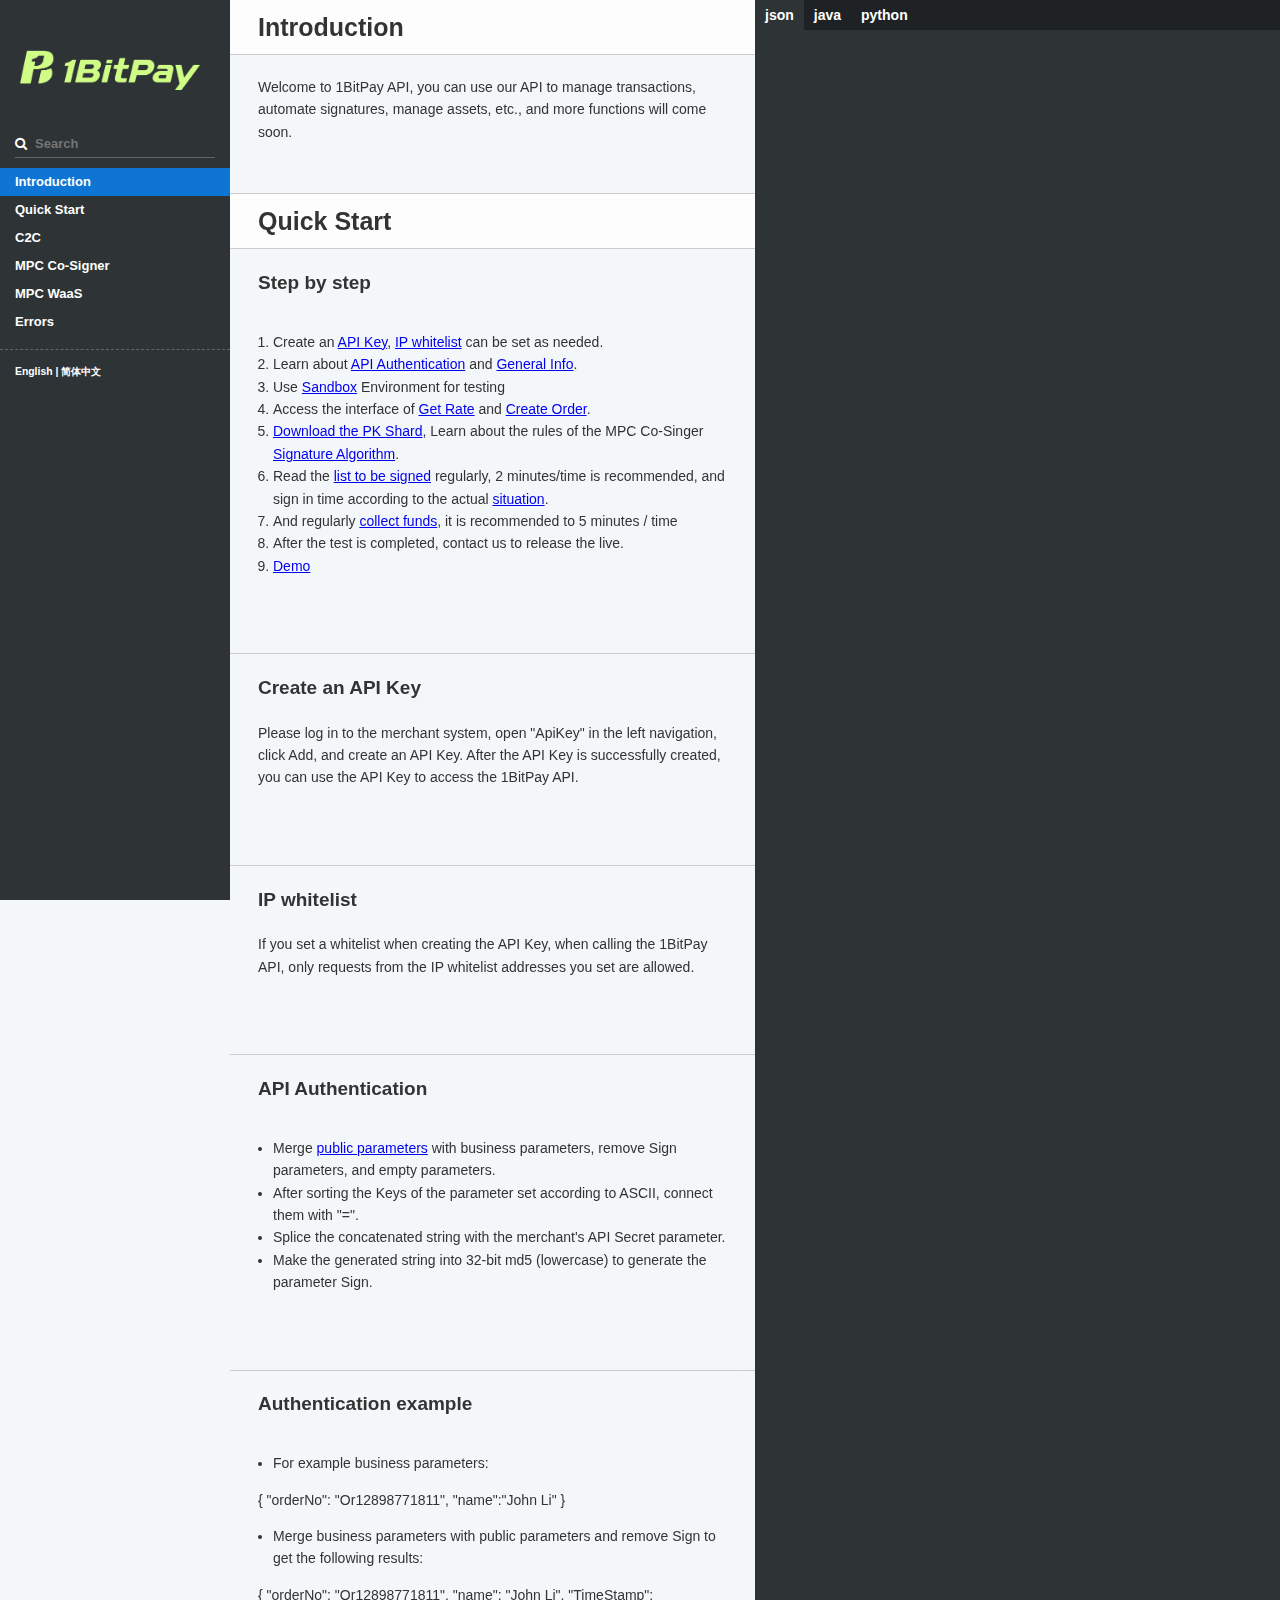
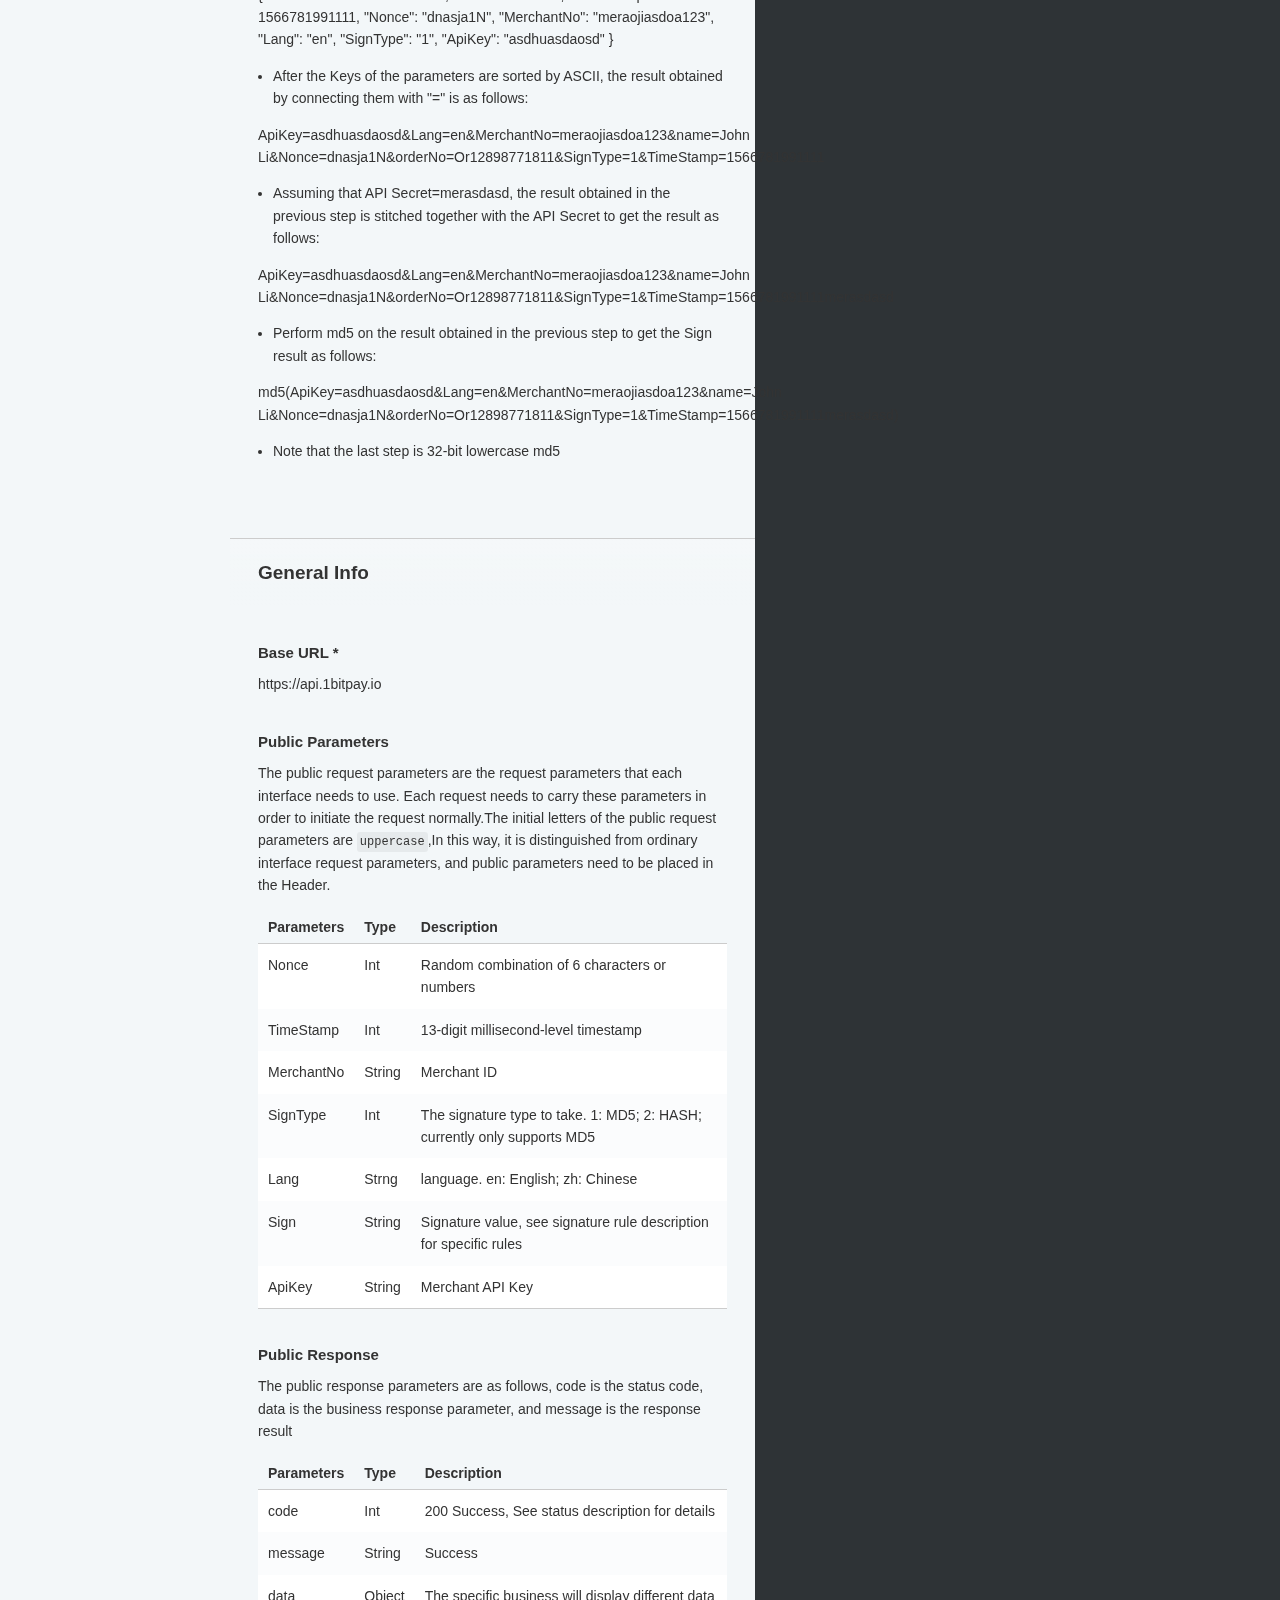
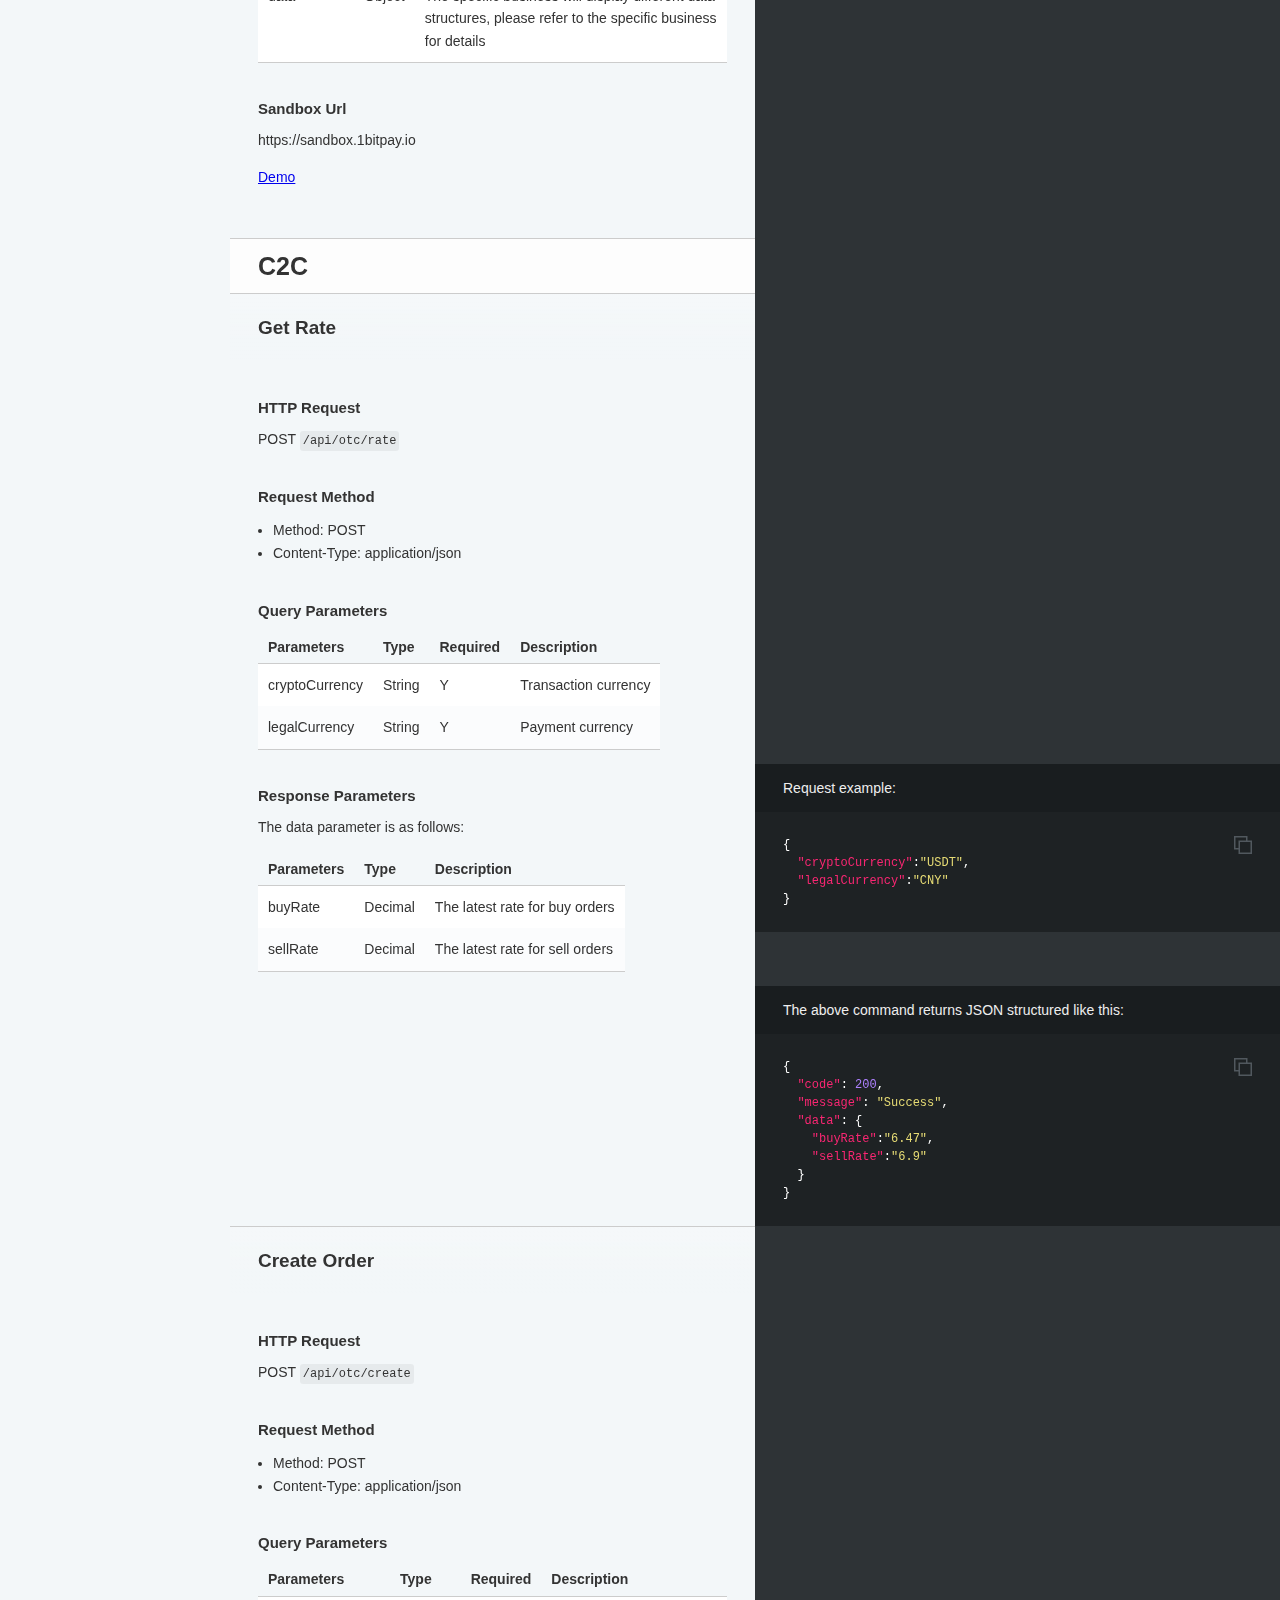
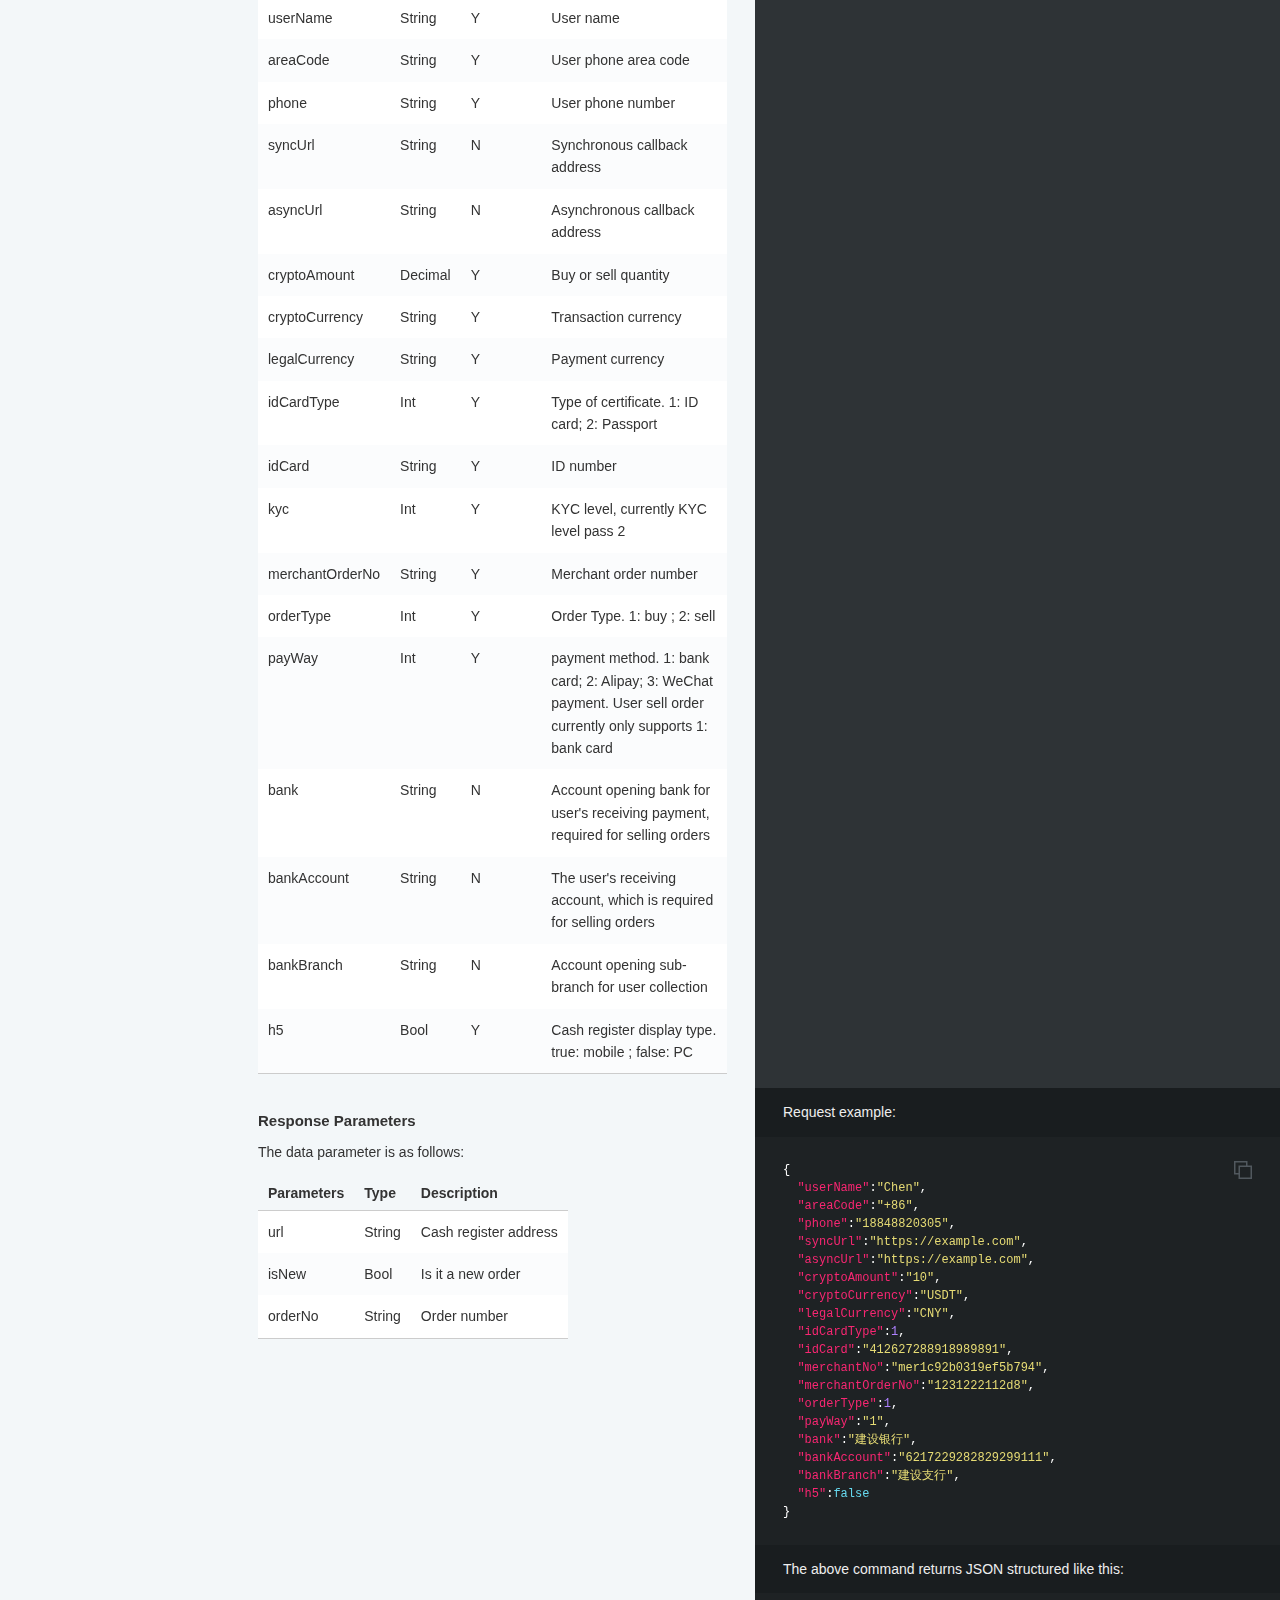
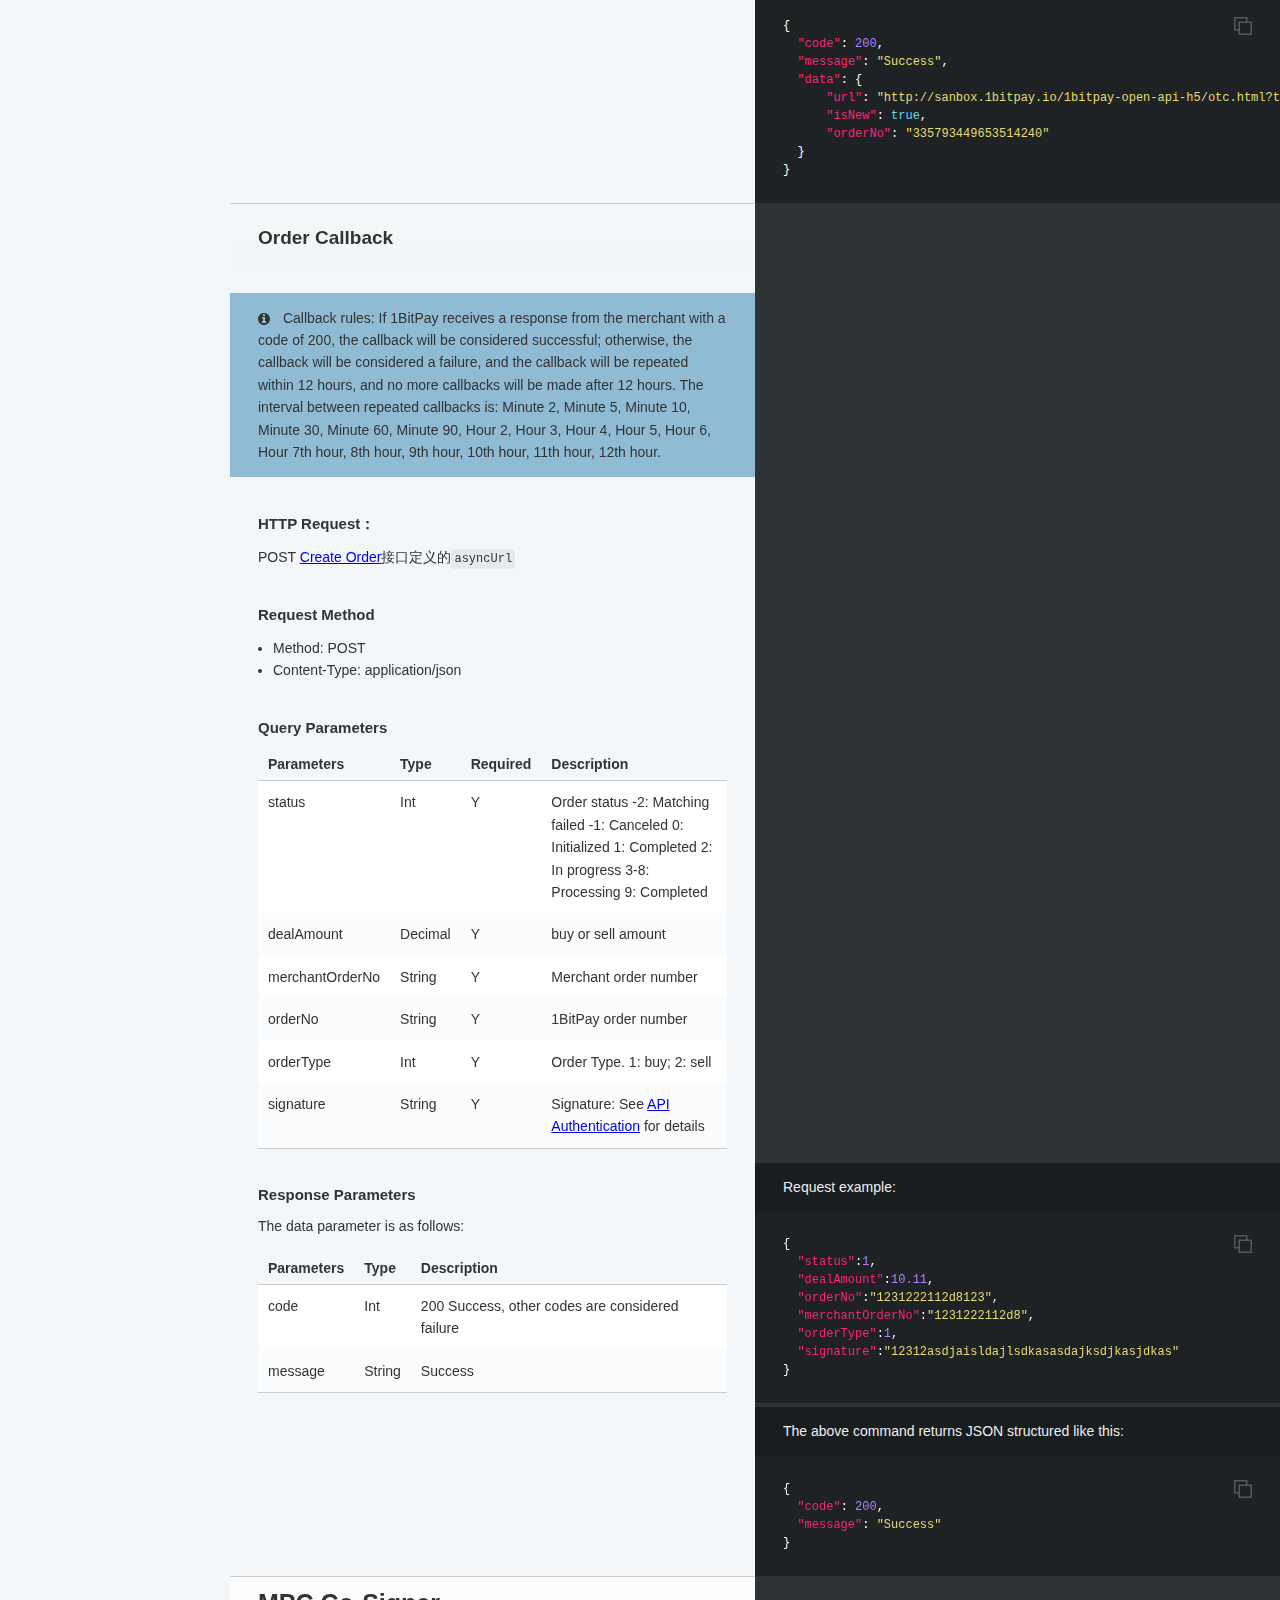
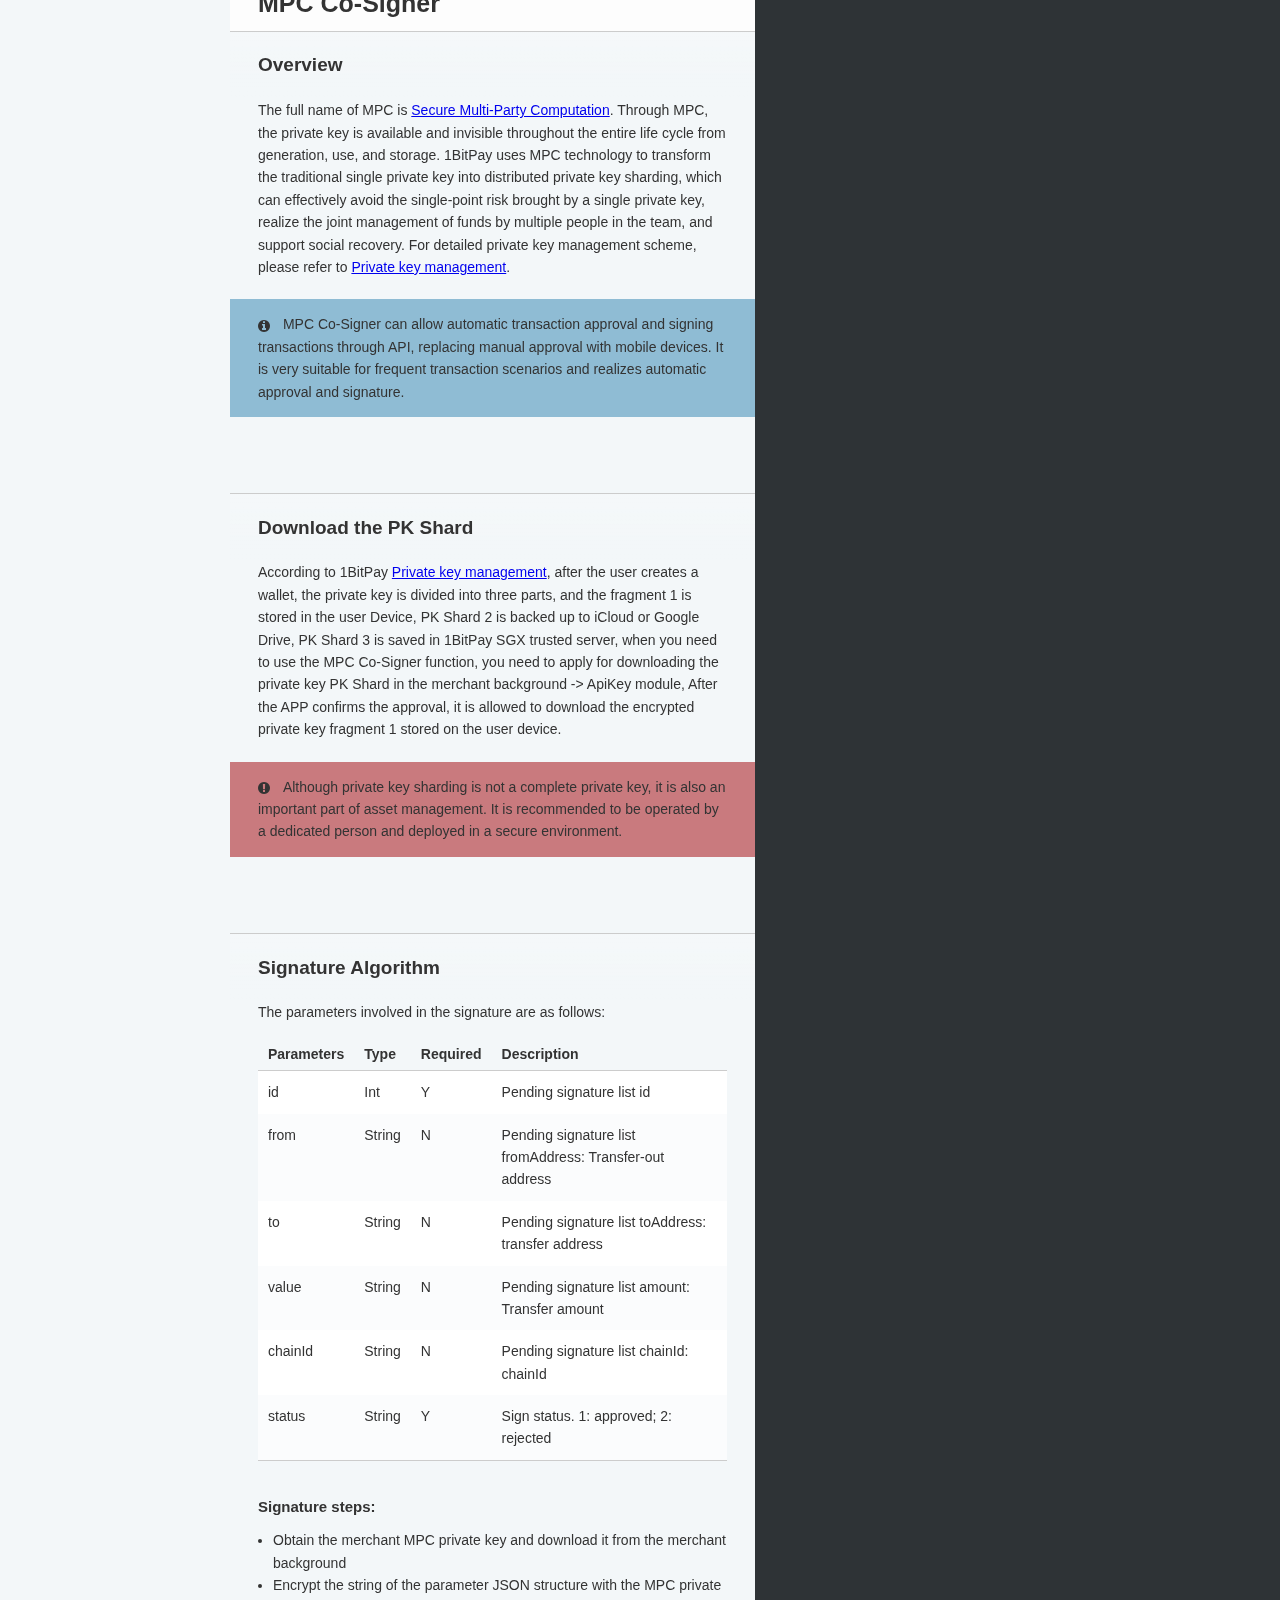
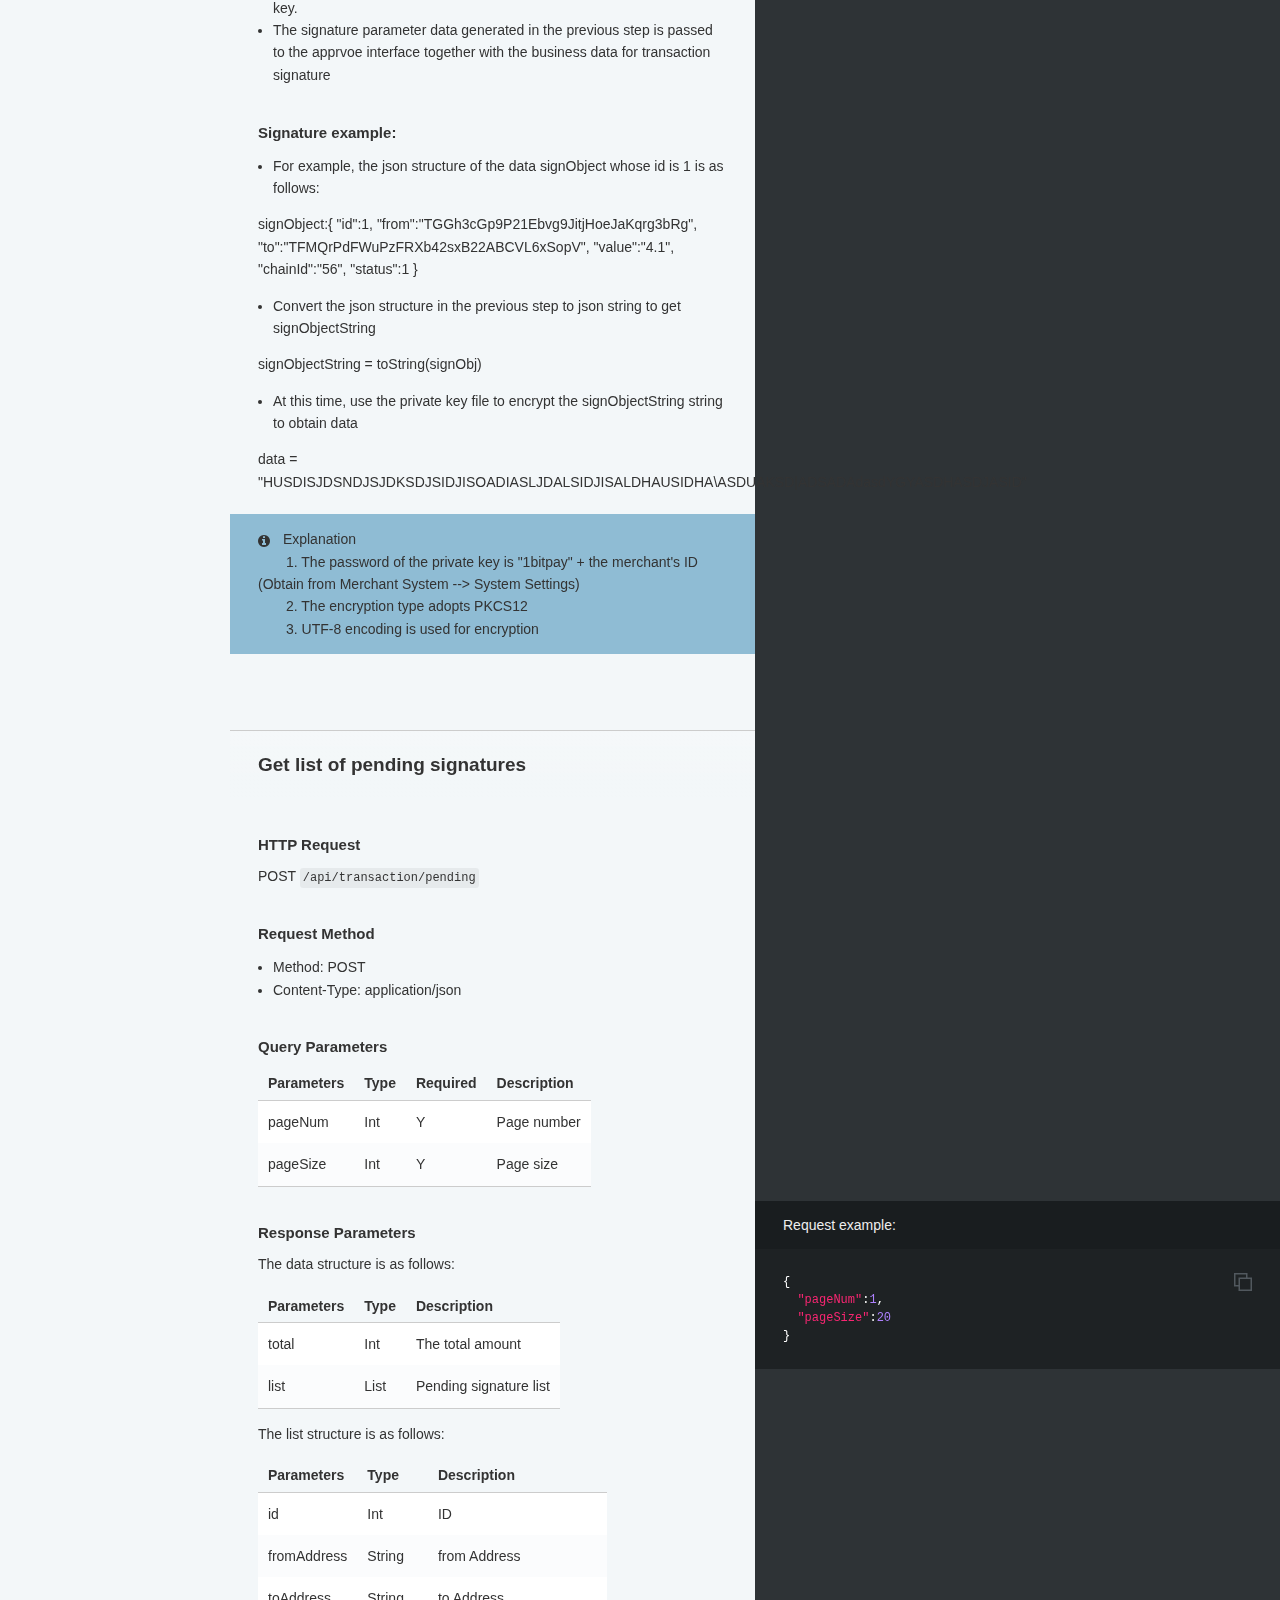
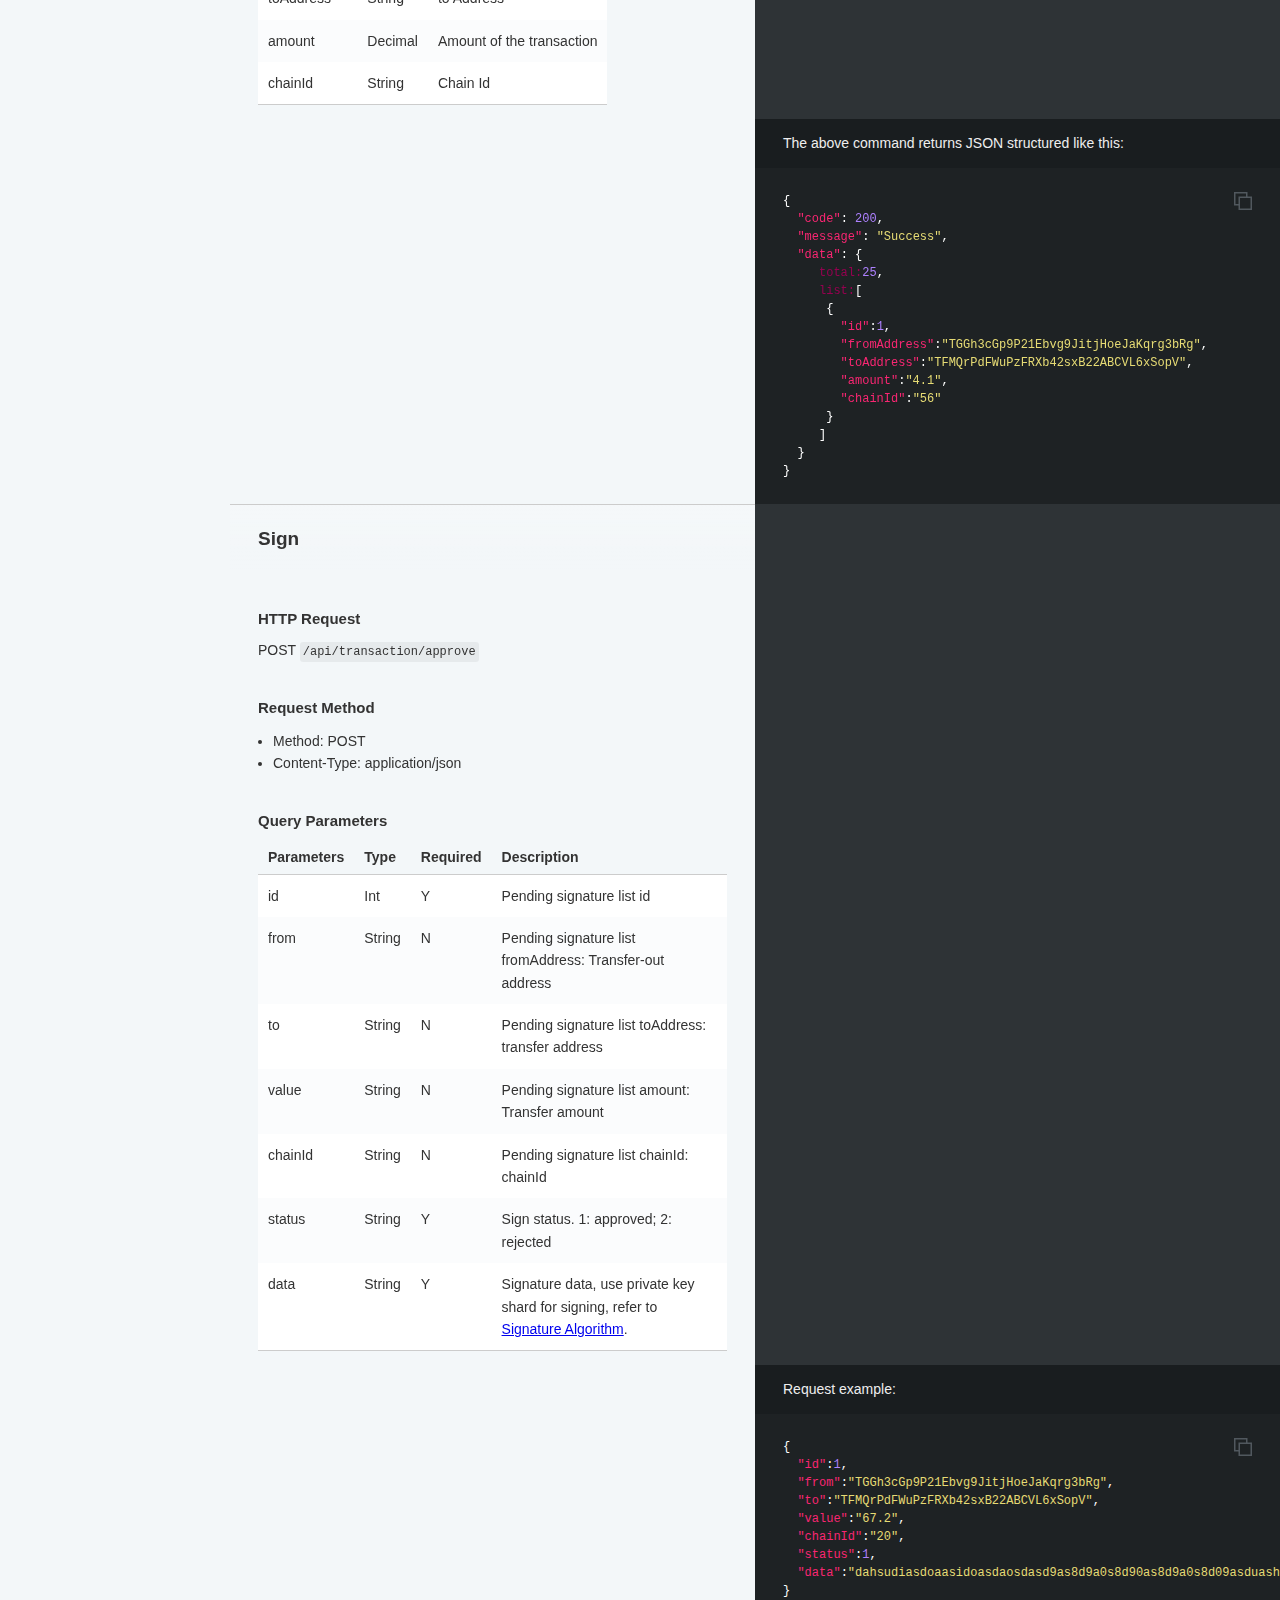
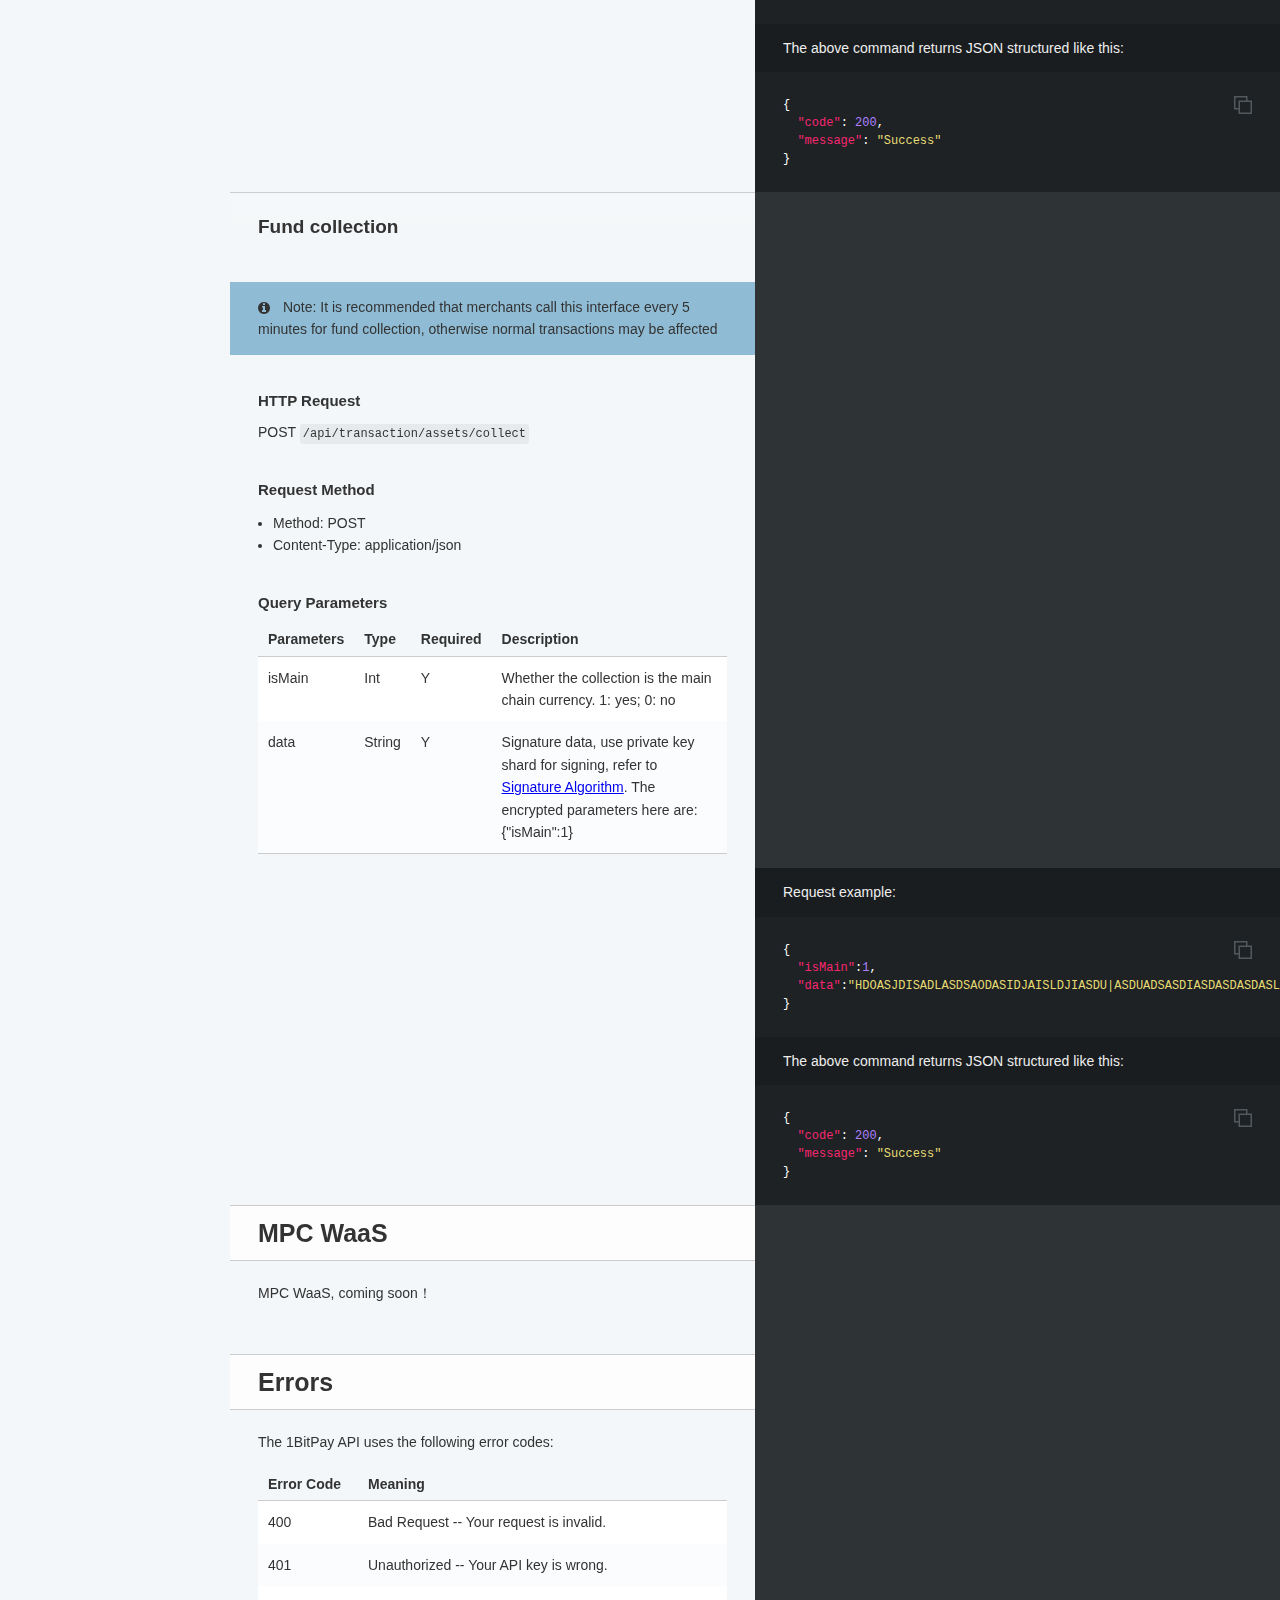
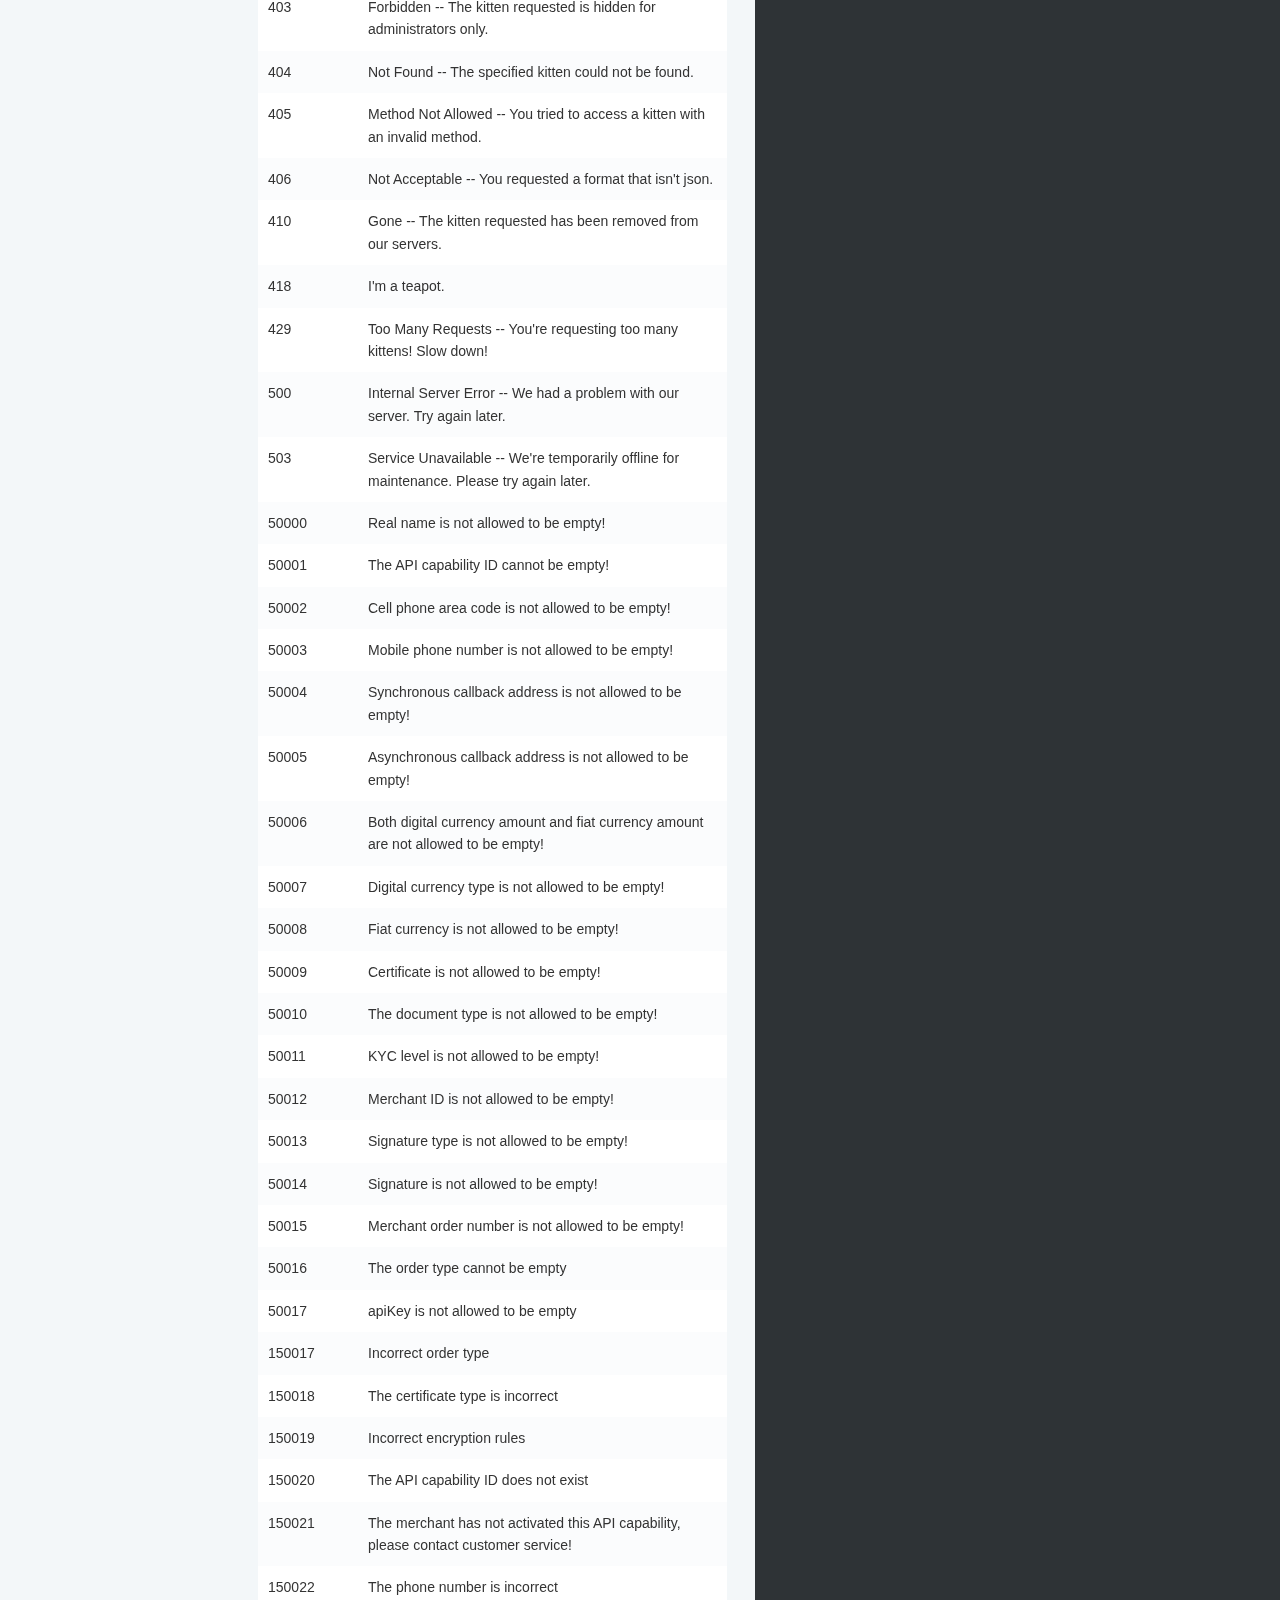
<file: index.html>
<!doctype html>
<html>
  <head>
    <meta charset="utf-8">
    <meta content="IE=edge,chrome=1" http-equiv="X-UA-Compatible">
    <meta name="viewport" content="width=device-width, initial-scale=1, maximum-scale=1">
    <link rel="icon" href="images/favicon-47d7507e.ico" type="image/x-icon">
        <meta
            name="description"
            content="Documentation for the 1BitPay API"
        >
    <title>API Reference</title>

    <style media="screen">
      .highlight table td { padding: 5px; }
.highlight table pre { margin: 0; }
.highlight .gh {
  color: #999999;
}
.highlight .sr {
  color: #f6aa11;
}
.highlight .go {
  color: #888888;
}
.highlight .gp {
  color: #555555;
}
.highlight .gs {
}
.highlight .gu {
  color: #aaaaaa;
}
.highlight .nb {
  color: #f6aa11;
}
.highlight .cm {
  color: #75715e;
}
.highlight .cp {
  color: #75715e;
}
.highlight .c1 {
  color: #75715e;
}
.highlight .cs {
  color: #75715e;
}
.highlight .c, .highlight .ch, .highlight .cd, .highlight .cpf {
  color: #75715e;
}
.highlight .err {
  color: #960050;
}
.highlight .gr {
  color: #960050;
}
.highlight .gt {
  color: #960050;
}
.highlight .gd {
  color: #49483e;
}
.highlight .gi {
  color: #49483e;
}
.highlight .ge {
  color: #49483e;
}
.highlight .kc {
  color: #66d9ef;
}
.highlight .kd {
  color: #66d9ef;
}
.highlight .kr {
  color: #66d9ef;
}
.highlight .no {
  color: #66d9ef;
}
.highlight .kt {
  color: #66d9ef;
}
.highlight .mf {
  color: #ae81ff;
}
.highlight .mh {
  color: #ae81ff;
}
.highlight .il {
  color: #ae81ff;
}
.highlight .mi {
  color: #ae81ff;
}
.highlight .mo {
  color: #ae81ff;
}
.highlight .m, .highlight .mb, .highlight .mx {
  color: #ae81ff;
}
.highlight .sc {
  color: #ae81ff;
}
.highlight .se {
  color: #ae81ff;
}
.highlight .ss {
  color: #ae81ff;
}
.highlight .sd {
  color: #e6db74;
}
.highlight .s2 {
  color: #e6db74;
}
.highlight .sb {
  color: #e6db74;
}
.highlight .sh {
  color: #e6db74;
}
.highlight .si {
  color: #e6db74;
}
.highlight .sx {
  color: #e6db74;
}
.highlight .s1 {
  color: #e6db74;
}
.highlight .s, .highlight .sa, .highlight .dl {
  color: #e6db74;
}
.highlight .na {
  color: #a6e22e;
}
.highlight .nc {
  color: #a6e22e;
}
.highlight .nd {
  color: #a6e22e;
}
.highlight .ne {
  color: #a6e22e;
}
.highlight .nf, .highlight .fm {
  color: #a6e22e;
}
.highlight .vc {
  color: #ffffff;
}
.highlight .nn {
  color: #ffffff;
}
.highlight .ni {
  color: #ffffff;
}
.highlight .bp {
  color: #ffffff;
}
.highlight .vg {
  color: #ffffff;
}
.highlight .vi {
  color: #ffffff;
}
.highlight .nv, .highlight .vm {
  color: #ffffff;
}
.highlight .w {
  color: #ffffff;
}
.highlight {
  color: #ffffff;
}
.highlight .n, .highlight .py, .highlight .nx {
  color: #ffffff;
}
.highlight .nl {
  color: #f92672;
}
.highlight .ow {
  color: #f92672;
}
.highlight .nt {
  color: #f92672;
}
.highlight .k, .highlight .kv {
  color: #f92672;
}
.highlight .kn {
  color: #f92672;
}
.highlight .kp {
  color: #f92672;
}
.highlight .o {
  color: #f92672;
}
    </style>
    <style media="print">
      * {
        -webkit-transition:none!important;
        transition:none!important;
      }
      .highlight table td { padding: 5px; }
.highlight table pre { margin: 0; }
.highlight, .highlight .w {
  color: #586e75;
}
.highlight .err {
  color: #002b36;
  background-color: #dc322f;
}
.highlight .c, .highlight .ch, .highlight .cd, .highlight .cm, .highlight .cpf, .highlight .c1, .highlight .cs {
  color: #657b83;
}
.highlight .cp {
  color: #b58900;
}
.highlight .nt {
  color: #b58900;
}
.highlight .o, .highlight .ow {
  color: #93a1a1;
}
.highlight .p, .highlight .pi {
  color: #93a1a1;
}
.highlight .gi {
  color: #859900;
}
.highlight .gd {
  color: #dc322f;
}
.highlight .gh {
  color: #268bd2;
  background-color: #002b36;
  font-weight: bold;
}
.highlight .k, .highlight .kn, .highlight .kp, .highlight .kr, .highlight .kv {
  color: #6c71c4;
}
.highlight .kc {
  color: #cb4b16;
}
.highlight .kt {
  color: #cb4b16;
}
.highlight .kd {
  color: #cb4b16;
}
.highlight .s, .highlight .sb, .highlight .sc, .highlight .dl, .highlight .sd, .highlight .s2, .highlight .sh, .highlight .sx, .highlight .s1 {
  color: #859900;
}
.highlight .sa {
  color: #6c71c4;
}
.highlight .sr {
  color: #2aa198;
}
.highlight .si {
  color: #d33682;
}
.highlight .se {
  color: #d33682;
}
.highlight .nn {
  color: #b58900;
}
.highlight .nc {
  color: #b58900;
}
.highlight .no {
  color: #b58900;
}
.highlight .na {
  color: #268bd2;
}
.highlight .m, .highlight .mb, .highlight .mf, .highlight .mh, .highlight .mi, .highlight .il, .highlight .mo, .highlight .mx {
  color: #859900;
}
.highlight .ss {
  color: #859900;
}
    </style>
    <link href="stylesheets/screen-5cb734ac.css" rel="stylesheet" media="screen" />
    <link href="stylesheets/print-966d6edc.css" rel="stylesheet" media="print" />
      <script src="javascripts/all-b12a2749.js"></script>

    <script>
      $(function() { setupCodeCopy(); });
    </script>
  </head>

  <body class="index" data-languages="[&quot;json&quot;,&quot;java&quot;,&quot;python&quot;]">
    <a href="#" id="nav-button">
      <span>
        NAV
        <img src="images/navbar-cad8cdcb.png" alt="" />
      </span>
    </a>
    <div class="toc-wrapper">
      <a href="https://1bitpay.io" target="_blank"><img src="images/logo-eb94684b.png" class="logo" alt="" /></a>
        <div class="lang-selector">
              <a href="#" data-language-name="json">json</a>
              <a href="#" data-language-name="java">java</a>
              <a href="#" data-language-name="python">python</a>
        </div>
        <div class="search">
          <input type="text" class="search" id="input-search" placeholder="Search">
        </div>
        <ul class="search-results"></ul>
      <ul id="toc" class="toc-list-h1">
          <li>
            <a href="#introduction" class="toc-h1 toc-link" data-title="Introduction">Introduction</a>
          </li>
          <li>
            <a href="#quick-start" class="toc-h1 toc-link" data-title="Quick Start">Quick Start</a>
              <ul class="toc-list-h2">
                  <li>
                    <a href="#step-by-step" class="toc-h2 toc-link" data-title="Step by step">Step by step</a>
                  </li>
                  <li>
                    <a href="#create-an-api-key" class="toc-h2 toc-link" data-title="Create an API Key">Create an API Key</a>
                  </li>
                  <li>
                    <a href="#ip-whitelist" class="toc-h2 toc-link" data-title="IP whitelist">IP whitelist</a>
                  </li>
                  <li>
                    <a href="#api-authentication" class="toc-h2 toc-link" data-title="API Authentication">API Authentication</a>
                  </li>
                  <li>
                    <a href="#authentication-example" class="toc-h2 toc-link" data-title="Authentication example">Authentication example</a>
                  </li>
                  <li>
                    <a href="#general-info" class="toc-h2 toc-link" data-title="General Info">General Info</a>
                  </li>
              </ul>
          </li>
          <li>
            <a href="#c2c" class="toc-h1 toc-link" data-title="C2C">C2C</a>
              <ul class="toc-list-h2">
                  <li>
                    <a href="#get-rate" class="toc-h2 toc-link" data-title="Get Rate">Get Rate</a>
                  </li>
                  <li>
                    <a href="#create-order" class="toc-h2 toc-link" data-title="Create Order">Create Order</a>
                  </li>
                  <li>
                    <a href="#order-callback" class="toc-h2 toc-link" data-title="Order Callback">Order Callback</a>
                  </li>
              </ul>
          </li>
          <li>
            <a href="#mpc-co-signer" class="toc-h1 toc-link" data-title="MPC Co-Signer">MPC Co-Signer</a>
              <ul class="toc-list-h2">
                  <li>
                    <a href="#overview" class="toc-h2 toc-link" data-title="Overview">Overview</a>
                  </li>
                  <li>
                    <a href="#download-the-pk-shard" class="toc-h2 toc-link" data-title="Download the PK Shard">Download the PK Shard</a>
                  </li>
                  <li>
                    <a href="#signature-algorithm" class="toc-h2 toc-link" data-title="Signature Algorithm">Signature Algorithm</a>
                  </li>
                  <li>
                    <a href="#get-list-of-pending-signatures" class="toc-h2 toc-link" data-title="Get list of pending signatures">Get list of pending signatures</a>
                  </li>
                  <li>
                    <a href="#sign" class="toc-h2 toc-link" data-title="Sign">Sign</a>
                  </li>
                  <li>
                    <a href="#fund-collection" class="toc-h2 toc-link" data-title="Fund collection">Fund collection</a>
                  </li>
              </ul>
          </li>
          <li>
            <a href="#mpc-waas" class="toc-h1 toc-link" data-title="MPC WaaS">MPC WaaS</a>
          </li>
          <li>
            <a href="#errors" class="toc-h1 toc-link" data-title="Errors">Errors</a>
          </li>
      </ul>
        <ul class="toc-footer">
            <li><div id="language-selector"> <a href="index.html">English</a> | <a href="index_zh.html">简体中文</a> </div></li>
            <li><br></li>
        </ul>
    </div>
    <div class="page-wrapper">
      <div class="dark-box"></div>
      <div class="content">
        <h1 id='introduction'>Introduction</h1>
<p>Welcome to 1BitPay API, you can use our API to manage transactions, automate signatures, manage assets, etc., and more functions will come soon.</p>
<h1 id='quick-start'>Quick Start</h1><h2 id='step-by-step'>Step by step</h2>
<ol>
<li>Create an <a href="#api-key">API Key</a>, <a href="#ip-whitelist">IP whitelist</a> can be set as needed.</li>
<li>Learn about <a href="#api-authentication">API Authentication</a> and <a href="#general-info">General Info</a>.</li>
<li>Use <a href="#sandbox">Sandbox</a> Environment for testing</li>
<li>Access the interface of <a href="#get-rate">Get Rate</a> and <a href="#create-order">Create Order</a>.</li>
<li><a href="#download-the-pk-shard">Download the PK Shard</a>, Learn about the rules of the MPC Co-Singer <a href="#signature-algorithm">Signature Algorithm</a>.</li>
<li>Read the <a href="#get-list-of-pending-signatures">list to be signed</a> regularly, 2 minutes/time is recommended, and sign in time according to the actual <a href="#sign">situation</a>.</li>
<li>And regularly <a href="#fund-collection">collect funds</a>, it is recommended to 5 minutes / time</li>
<li>After the test is completed, contact us to release the live.</li>
<li><a href="https://demo.1bitpay.io" target="_blank">Demo</a></li>
</ol>
<h2 id='create-an-api-key'>Create an API Key</h2>
<p>Please log in to the merchant system, open &quot;ApiKey&quot; in the left navigation, click Add, and create an API Key. After the API Key is successfully created, you can use the API Key to access the 1BitPay API.</p>
<h2 id='ip-whitelist'>IP whitelist</h2>
<p>If you set a whitelist when creating the API Key, when calling the 1BitPay API, only requests from the IP whitelist addresses you set are allowed.</p>
<h2 id='api-authentication'>API Authentication</h2>
<ul>
<li>Merge <a href="#publicparas">public parameters</a> with business parameters, remove Sign parameters, and empty parameters.</li>
<li>After sorting the Keys of the parameter set according to ASCII, connect them with &quot;=&quot;.</li>
<li>Splice the concatenated string with the merchant&#39;s API Secret parameter.</li>
<li>Make the generated string into 32-bit md5 (lowercase) to generate the parameter Sign.</li>
</ul>
<h2 id='authentication-example'>Authentication example</h2>
<ul>
<li>For example business parameters:</li>
</ul>

<p>{
   &quot;orderNo&quot;: &quot;Or12898771811&quot;,
   &quot;name&quot;:&quot;John Li&quot;
}</p>

<ul>
<li>Merge business parameters with public parameters and remove Sign to get the following results:</li>
</ul>

<p>{
   &quot;orderNo&quot;: &quot;Or12898771811&quot;,
   &quot;name&quot;: &quot;John Li&quot;,
   &quot;TimeStamp&quot;: 1566781991111,
   &quot;Nonce&quot;: &quot;dnasja1N&quot;,
   &quot;MerchantNo&quot;: &quot;meraojiasdoa123&quot;,
   &quot;Lang&quot;: &quot;en&quot;,
   &quot;SignType&quot;: &quot;1&quot;,
   &quot;ApiKey&quot;: &quot;asdhuasdaosd&quot;
}</p>

<ul>
<li>After the Keys of the parameters are sorted by ASCII, the result obtained by connecting them with &quot;=&quot; is as follows:</li>
</ul>

<p>ApiKey=asdhuasdaosd&amp;Lang=en&amp;MerchantNo=meraojiasdoa123&amp;name=John Li&amp;Nonce=dnasja1N&amp;orderNo=Or12898771811&amp;SignType=1&amp;TimeStamp=1566781991111</p>

<ul>
<li>Assuming that API Secret=merasdasd, the result obtained in the previous step is stitched together with the API Secret to get the result as follows:</li>
</ul>

<p>ApiKey=asdhuasdaosd&amp;Lang=en&amp;MerchantNo=meraojiasdoa123&amp;name=John Li&amp;Nonce=dnasja1N&amp;orderNo=Or12898771811&amp;SignType=1&amp;TimeStamp=1566781991111merasdasd</p>

<ul>
<li>Perform md5 on the result obtained in the previous step to get the Sign result as follows:</li>
</ul>

<p>md5(ApiKey=asdhuasdaosd&amp;Lang=en&amp;MerchantNo=meraojiasdoa123&amp;name=John Li&amp;Nonce=dnasja1N&amp;orderNo=Or12898771811&amp;SignType=1&amp;TimeStamp=1566781991111merasdasd)</p>

<ul>
<li>Note that the last step is 32-bit lowercase md5</li>
</ul>
<h2 id='general-info'>General Info</h2><h3 id='base-url'>Base URL *</h3>
<p>https://api.1bitpay.io</p>
<h3 id='public-parameters'><span id="publicparas">Public Parameters</span></h3>
<p>The public request parameters are the request parameters that each interface needs to use. Each request needs to carry these parameters in order to initiate the request normally.The initial letters of the public request parameters are <code>uppercase</code>,In this way, it is distinguished from ordinary interface request parameters, and public parameters need to be placed in the Header.</p>

<table><thead>
<tr>
<th>Parameters</th>
<th>Type</th>
<th>Description</th>
</tr>
</thead><tbody>
<tr>
<td>Nonce</td>
<td>Int</td>
<td>Random combination of 6 characters or numbers</td>
</tr>
<tr>
<td>TimeStamp</td>
<td>Int</td>
<td>13-digit millisecond-level timestamp</td>
</tr>
<tr>
<td>MerchantNo</td>
<td>String</td>
<td>Merchant ID</td>
</tr>
<tr>
<td>SignType</td>
<td>Int</td>
<td>The signature type to take. 1: MD5; 2: HASH; currently only supports MD5</td>
</tr>
<tr>
<td>Lang</td>
<td>Strng</td>
<td>language. en: English; zh: Chinese</td>
</tr>
<tr>
<td>Sign</td>
<td>String</td>
<td>Signature value, see signature rule description for specific rules</td>
</tr>
<tr>
<td>ApiKey</td>
<td>String</td>
<td>Merchant API Key</td>
</tr>
</tbody></table>
<h3 id='public-response'>Public Response</h3>
<p>The public response parameters are as follows, code is the status code, data is the business response parameter, and message is the response result</p>

<table><thead>
<tr>
<th>Parameters</th>
<th>Type</th>
<th>Description</th>
</tr>
</thead><tbody>
<tr>
<td>code</td>
<td>Int</td>
<td>200 Success, See status description for details</td>
</tr>
<tr>
<td>message</td>
<td>String</td>
<td>Success</td>
</tr>
<tr>
<td>data</td>
<td>Object</td>
<td>The specific business will display different data structures, please refer to the specific business for details</td>
</tr>
</tbody></table>
<h3 id='sandbox-url'>Sandbox Url</h3>
<p>https://sandbox.1bitpay.io</p>

<p><a href="https://demo.1bitpay.io" target="_blank">Demo</a></p>
<h1 id='c2c'>C2C</h1><h2 id='get-rate'>Get Rate</h2><h3 id='http-request'>HTTP Request</h3>
<p>POST <code>/api/otc/rate</code></p>
<h3 id='request-method'>Request Method</h3>
<ul>
<li>Method: POST </li>
<li>Content-Type: application/json</li>
</ul>
<h3 id='query-parameters'>Query Parameters</h3>
<table><thead>
<tr>
<th>Parameters</th>
<th>Type</th>
<th>Required</th>
<th>Description</th>
</tr>
</thead><tbody>
<tr>
<td>cryptoCurrency</td>
<td>String</td>
<td>Y</td>
<td>Transaction currency</td>
</tr>
<tr>
<td>legalCurrency</td>
<td>String</td>
<td>Y</td>
<td>Payment currency</td>
</tr>
</tbody></table>

<blockquote>
<p>Request example:</p>
</blockquote>
<div class="highlight"><pre class="highlight json tab-json"><code><span class="p">{</span><span class="w">
  </span><span class="nl">"cryptoCurrency"</span><span class="p">:</span><span class="s2">"USDT"</span><span class="p">,</span><span class="w">
  </span><span class="nl">"legalCurrency"</span><span class="p">:</span><span class="s2">"CNY"</span><span class="w">
</span><span class="p">}</span><span class="w">
</span></code></pre></div><h3 id='response-parameters'>Response Parameters</h3>
<p>The data parameter is as follows:</p>

<table><thead>
<tr>
<th>Parameters</th>
<th>Type</th>
<th>Description</th>
</tr>
</thead><tbody>
<tr>
<td>buyRate</td>
<td>Decimal</td>
<td>The latest rate for buy orders</td>
</tr>
<tr>
<td>sellRate</td>
<td>Decimal</td>
<td>The latest rate for sell orders</td>
</tr>
</tbody></table>

<blockquote>
<p>The above command returns JSON structured like this:</p>
</blockquote>
<div class="highlight"><pre class="highlight json tab-json"><code><span class="p">{</span><span class="w">
  </span><span class="nl">"code"</span><span class="p">:</span><span class="w"> </span><span class="mi">200</span><span class="p">,</span><span class="w">
  </span><span class="nl">"message"</span><span class="p">:</span><span class="w"> </span><span class="s2">"Success"</span><span class="p">,</span><span class="w">
  </span><span class="nl">"data"</span><span class="p">:</span><span class="w"> </span><span class="p">{</span><span class="w">
    </span><span class="nl">"buyRate"</span><span class="p">:</span><span class="s2">"6.47"</span><span class="p">,</span><span class="w">
    </span><span class="nl">"sellRate"</span><span class="p">:</span><span class="s2">"6.9"</span><span class="w">
  </span><span class="p">}</span><span class="w">
</span><span class="p">}</span><span class="w">
</span></code></pre></div><h2 id='create-order'>Create Order</h2><h3 id='http-request-2'>HTTP Request</h3>
<p>POST <code>/api/otc/create</code></p>
<h3 id='request-method-2'>Request Method</h3>
<ul>
<li>Method: POST </li>
<li>Content-Type: application/json</li>
</ul>
<h3 id='query-parameters-2'>Query Parameters</h3>
<table><thead>
<tr>
<th>Parameters</th>
<th>Type</th>
<th>Required</th>
<th>Description</th>
</tr>
</thead><tbody>
<tr>
<td>userName</td>
<td>String</td>
<td>Y</td>
<td>User name</td>
</tr>
<tr>
<td>areaCode</td>
<td>String</td>
<td>Y</td>
<td>User phone area code</td>
</tr>
<tr>
<td>phone</td>
<td>String</td>
<td>Y</td>
<td>User phone number</td>
</tr>
<tr>
<td>syncUrl</td>
<td>String</td>
<td>N</td>
<td>Synchronous callback address</td>
</tr>
<tr>
<td>asyncUrl</td>
<td>String</td>
<td>N</td>
<td>Asynchronous callback address</td>
</tr>
<tr>
<td>cryptoAmount</td>
<td>Decimal</td>
<td>Y</td>
<td>Buy or sell quantity</td>
</tr>
<tr>
<td>cryptoCurrency</td>
<td>String</td>
<td>Y</td>
<td>Transaction currency</td>
</tr>
<tr>
<td>legalCurrency</td>
<td>String</td>
<td>Y</td>
<td>Payment currency</td>
</tr>
<tr>
<td>idCardType</td>
<td>Int</td>
<td>Y</td>
<td>Type of certificate. 1: ID card; 2: Passport</td>
</tr>
<tr>
<td>idCard</td>
<td>String</td>
<td>Y</td>
<td>ID number</td>
</tr>
<tr>
<td>kyc</td>
<td>Int</td>
<td>Y</td>
<td>KYC level, currently KYC level pass 2</td>
</tr>
<tr>
<td>merchantOrderNo</td>
<td>String</td>
<td>Y</td>
<td>Merchant order number</td>
</tr>
<tr>
<td>orderType</td>
<td>Int</td>
<td>Y</td>
<td>Order Type. 1: buy ; 2: sell</td>
</tr>
<tr>
<td>payWay</td>
<td>Int</td>
<td>Y</td>
<td>payment method. 1: bank card; 2: Alipay; 3: WeChat payment. User sell order currently only supports 1: bank card</td>
</tr>
<tr>
<td>bank</td>
<td>String</td>
<td>N</td>
<td>Account opening bank for user&#39;s receiving payment, required for selling orders</td>
</tr>
<tr>
<td>bankAccount</td>
<td>String</td>
<td>N</td>
<td>The user&#39;s receiving account, which is required for selling orders</td>
</tr>
<tr>
<td>bankBranch</td>
<td>String</td>
<td>N</td>
<td>Account opening sub-branch for user collection</td>
</tr>
<tr>
<td>h5</td>
<td>Bool</td>
<td>Y</td>
<td>Cash register display type. true: mobile ; false: PC</td>
</tr>
</tbody></table>

<blockquote>
<p>Request example:</p>
</blockquote>
<div class="highlight"><pre class="highlight json tab-json"><code><span class="p">{</span><span class="w">
  </span><span class="nl">"userName"</span><span class="p">:</span><span class="s2">"Chen"</span><span class="p">,</span><span class="w">
  </span><span class="nl">"areaCode"</span><span class="p">:</span><span class="s2">"+86"</span><span class="p">,</span><span class="w">
  </span><span class="nl">"phone"</span><span class="p">:</span><span class="s2">"18848820305"</span><span class="p">,</span><span class="w">
  </span><span class="nl">"syncUrl"</span><span class="p">:</span><span class="s2">"https://example.com"</span><span class="p">,</span><span class="w">
  </span><span class="nl">"asyncUrl"</span><span class="p">:</span><span class="s2">"https://example.com"</span><span class="p">,</span><span class="w">
  </span><span class="nl">"cryptoAmount"</span><span class="p">:</span><span class="s2">"10"</span><span class="p">,</span><span class="w">
  </span><span class="nl">"cryptoCurrency"</span><span class="p">:</span><span class="s2">"USDT"</span><span class="p">,</span><span class="w">
  </span><span class="nl">"legalCurrency"</span><span class="p">:</span><span class="s2">"CNY"</span><span class="p">,</span><span class="w">
  </span><span class="nl">"idCardType"</span><span class="p">:</span><span class="mi">1</span><span class="p">,</span><span class="w">
  </span><span class="nl">"idCard"</span><span class="p">:</span><span class="s2">"412627288918989891"</span><span class="p">,</span><span class="w">
  </span><span class="nl">"merchantNo"</span><span class="p">:</span><span class="s2">"mer1c92b0319ef5b794"</span><span class="p">,</span><span class="w">
  </span><span class="nl">"merchantOrderNo"</span><span class="p">:</span><span class="s2">"1231222112d8"</span><span class="p">,</span><span class="w">
  </span><span class="nl">"orderType"</span><span class="p">:</span><span class="mi">1</span><span class="p">,</span><span class="w">
  </span><span class="nl">"payWay"</span><span class="p">:</span><span class="s2">"1"</span><span class="p">,</span><span class="w">
  </span><span class="nl">"bank"</span><span class="p">:</span><span class="s2">"建设银行"</span><span class="p">,</span><span class="w">
  </span><span class="nl">"bankAccount"</span><span class="p">:</span><span class="s2">"6217229282829299111"</span><span class="p">,</span><span class="w">
  </span><span class="nl">"bankBranch"</span><span class="p">:</span><span class="s2">"建设支行"</span><span class="p">,</span><span class="w">
  </span><span class="nl">"h5"</span><span class="p">:</span><span class="kc">false</span><span class="w">
</span><span class="p">}</span><span class="w">
</span></code></pre></div><h3 id='response-parameters-2'>Response Parameters</h3>
<p>The data parameter is as follows:</p>

<table><thead>
<tr>
<th>Parameters</th>
<th>Type</th>
<th>Description</th>
</tr>
</thead><tbody>
<tr>
<td>url</td>
<td>String</td>
<td>Cash register address</td>
</tr>
<tr>
<td>isNew</td>
<td>Bool</td>
<td>Is it a new order</td>
</tr>
<tr>
<td>orderNo</td>
<td>String</td>
<td>Order number</td>
</tr>
</tbody></table>

<blockquote>
<p>The above command returns JSON structured like this:</p>
</blockquote>
<div class="highlight"><pre class="highlight json tab-json"><code><span class="p">{</span><span class="w">
  </span><span class="nl">"code"</span><span class="p">:</span><span class="w"> </span><span class="mi">200</span><span class="p">,</span><span class="w">
  </span><span class="nl">"message"</span><span class="p">:</span><span class="w"> </span><span class="s2">"Success"</span><span class="p">,</span><span class="w">
  </span><span class="nl">"data"</span><span class="p">:</span><span class="w"> </span><span class="p">{</span><span class="w">
      </span><span class="nl">"url"</span><span class="p">:</span><span class="w"> </span><span class="s2">"http://sanbox.1bitpay.io/1bitpay-open-api-h5/otc.html?t=02d457b0ced0576a69282054911585aa&amp;o=335793449653514240&amp;l=zh"</span><span class="p">,</span><span class="w">
      </span><span class="nl">"isNew"</span><span class="p">:</span><span class="w"> </span><span class="kc">true</span><span class="p">,</span><span class="w">
      </span><span class="nl">"orderNo"</span><span class="p">:</span><span class="w"> </span><span class="s2">"335793449653514240"</span><span class="w">
  </span><span class="p">}</span><span class="w">
</span><span class="p">}</span><span class="w">
</span></code></pre></div><h2 id='order-callback'>Order Callback</h2>
<aside class="notice">
  Callback rules: If 1BitPay receives a response from the merchant with a code of 200, the callback will be considered successful; otherwise, the callback will be considered a failure, and the callback will be repeated within 12 hours, and no more callbacks will be made after 12 hours. The interval between repeated callbacks is:
   Minute 2, Minute 5, Minute 10, Minute 30, Minute 60, Minute 90, Hour 2, Hour 3, Hour 4, Hour 5, Hour 6, Hour 7th hour, 8th hour, 9th hour, 10th hour, 11th hour, 12th hour.
</aside>
<h3 id='http-request-3'>HTTP Request：</h3>
<p>POST <a href="#create-order">Create Order</a>接口定义的<code>asyncUrl</code></p>
<h3 id='request-method-3'>Request Method</h3>
<ul>
<li>Method: POST </li>
<li>Content-Type: application/json</li>
</ul>
<h3 id='query-parameters-3'>Query Parameters</h3>
<table><thead>
<tr>
<th>Parameters</th>
<th>Type</th>
<th>Required</th>
<th>Description</th>
</tr>
</thead><tbody>
<tr>
<td>status</td>
<td>Int</td>
<td>Y</td>
<td>Order status -2: Matching failed -1: Canceled 0: Initialized 1: Completed 2: In progress 3-8: Processing 9: Completed</td>
</tr>
<tr>
<td>dealAmount</td>
<td>Decimal</td>
<td>Y</td>
<td>buy or sell amount</td>
</tr>
<tr>
<td>merchantOrderNo</td>
<td>String</td>
<td>Y</td>
<td>Merchant order number</td>
</tr>
<tr>
<td>orderNo</td>
<td>String</td>
<td>Y</td>
<td>1BitPay order number</td>
</tr>
<tr>
<td>orderType</td>
<td>Int</td>
<td>Y</td>
<td>Order Type. 1: buy; 2: sell</td>
</tr>
<tr>
<td>signature</td>
<td>String</td>
<td>Y</td>
<td>Signature: See <a href="#api-authentication">API Authentication</a> for details</td>
</tr>
</tbody></table>

<blockquote>
<p>Request example:</p>
</blockquote>
<div class="highlight"><pre class="highlight json tab-json"><code><span class="p">{</span><span class="w">
  </span><span class="nl">"status"</span><span class="p">:</span><span class="mi">1</span><span class="p">,</span><span class="w">
  </span><span class="nl">"dealAmount"</span><span class="p">:</span><span class="mf">10.11</span><span class="p">,</span><span class="w">
  </span><span class="nl">"orderNo"</span><span class="p">:</span><span class="s2">"1231222112d8123"</span><span class="p">,</span><span class="w">
  </span><span class="nl">"merchantOrderNo"</span><span class="p">:</span><span class="s2">"1231222112d8"</span><span class="p">,</span><span class="w">
  </span><span class="nl">"orderType"</span><span class="p">:</span><span class="mi">1</span><span class="p">,</span><span class="w">
  </span><span class="nl">"signature"</span><span class="p">:</span><span class="s2">"12312asdjaisldajlsdkasasdajksdjkasjdkas"</span><span class="w">
</span><span class="p">}</span><span class="w">
</span></code></pre></div><h3 id='response-parameters-3'>Response Parameters</h3>
<p>The data parameter is as follows:</p>

<table><thead>
<tr>
<th>Parameters</th>
<th>Type</th>
<th>Description</th>
</tr>
</thead><tbody>
<tr>
<td>code</td>
<td>Int</td>
<td>200 Success, other codes are considered failure</td>
</tr>
<tr>
<td>message</td>
<td>String</td>
<td>Success</td>
</tr>
</tbody></table>

<blockquote>
<p>The above command returns JSON structured like this:</p>
</blockquote>
<div class="highlight"><pre class="highlight json tab-json"><code><span class="p">{</span><span class="w">
  </span><span class="nl">"code"</span><span class="p">:</span><span class="w"> </span><span class="mi">200</span><span class="p">,</span><span class="w">
  </span><span class="nl">"message"</span><span class="p">:</span><span class="w"> </span><span class="s2">"Success"</span><span class="w">
</span><span class="p">}</span><span class="w">
</span></code></pre></div><h1 id='mpc-co-signer'>MPC Co-Signer</h1><h2 id='overview'>Overview</h2>
<p>The full name of MPC is <a href="https://en.wikipedia.org/wiki/Secure_multi-party_computation">Secure Multi-Party Computation</a>. Through MPC, the private key is available and invisible throughout the entire life cycle from generation, use, and storage. 1BitPay uses MPC technology to transform the traditional single private key into distributed private key sharding, which can effectively avoid the single-point risk brought by a single private key, realize the joint management of funds by multiple people in the team, and support social recovery. For detailed private key management scheme, please refer to <a href="https://support.1bitpay.io/mpcwallet/key-management">Private key management</a>.</p>

<p><aside class="notice">
  MPC Co-Signer can allow automatic transaction approval and signing transactions through API, replacing manual approval with mobile devices. It is very suitable for frequent transaction scenarios and realizes automatic approval and signature.
  </aside></p>
<h2 id='download-the-pk-shard'>Download the PK Shard</h2>
<p>According to 1BitPay <a href="https://support.1bitpay.io/mpcwallet/key-management">Private key management</a>, after the user creates a wallet, the private key is divided into three parts, and the fragment 1 is stored in the user Device, PK Shard 2 is backed up to iCloud or Google Drive, PK Shard 3 is saved in 1BitPay SGX trusted server, when you need to use the MPC Co-Signer function, you need to apply for downloading the private key PK Shard in the merchant background -&gt; ApiKey module, After the APP confirms the approval, it is allowed to download the encrypted private key fragment 1 stored on the user device.</p>

<p><aside class="warning">
  Although private key sharding is not a complete private key, it is also an important part of asset management. It is recommended to be operated by a dedicated person and deployed in a secure environment.
  </aside></p>
<h2 id='signature-algorithm'>Signature Algorithm</h2>
<p>The parameters involved in the signature are as follows:</p>

<table><thead>
<tr>
<th>Parameters</th>
<th>Type</th>
<th>Required</th>
<th>Description</th>
</tr>
</thead><tbody>
<tr>
<td>id</td>
<td>Int</td>
<td>Y</td>
<td>Pending signature list id</td>
</tr>
<tr>
<td>from</td>
<td>String</td>
<td>N</td>
<td>Pending signature list fromAddress: Transfer-out address</td>
</tr>
<tr>
<td>to</td>
<td>String</td>
<td>N</td>
<td>Pending signature list toAddress: transfer address</td>
</tr>
<tr>
<td>value</td>
<td>String</td>
<td>N</td>
<td>Pending signature list amount: Transfer amount</td>
</tr>
<tr>
<td>chainId</td>
<td>String</td>
<td>N</td>
<td>Pending signature list chainId: chainId</td>
</tr>
<tr>
<td>status</td>
<td>String</td>
<td>Y</td>
<td>Sign status. 1: approved; 2: rejected</td>
</tr>
</tbody></table>
<h3 id='signature-steps'>Signature steps:</h3>
<ul>
<li>Obtain the merchant MPC private key and download it from the merchant background</li>
<li>Encrypt the string of the parameter JSON structure with the MPC private key.</li>
<li>The signature parameter data generated in the previous step is passed to the apprvoe interface together with the business data for transaction signature</li>
</ul>
<h3 id='signature-example'>Signature example:</h3>
<ul>
<li>For example, the json structure of the data signObject whose id is 1 is as follows:</li>
</ul>

<p>signObject:{
  &quot;id&quot;:1,
  &quot;from&quot;:&quot;TGGh3cGp9P21Ebvg9JitjHoeJaKqrg3bRg&quot;,
  &quot;to&quot;:&quot;TFMQrPdFWuPzFRXb42sxB22ABCVL6xSopV&quot;,
  &quot;value&quot;:&quot;4.1&quot;,
  &quot;chainId&quot;:&quot;56&quot;,
  &quot;status&quot;:1
}</p>

<ul>
<li>Convert the json structure in the previous step to json string to get signObjectString</li>
</ul>

<p>signObjectString = toString(signObj)</p>

<ul>
<li>At this time, use the private key file to encrypt the signObjectString string to obtain data</li>
</ul>

<p>data = &quot;HUSDISJDSNDJSJDKSDJSIDJISOADIASLJDALSIDJISALDHAUSIDHA\ASDUAKSD|ADSADAdasdYGYASDHASDJASID&quot;</p>

<aside class="notice">
Explanation
<br>
&emsp;&emsp;1. The password of the private key is "1bitpay" + the merchant's ID (Obtain from Merchant System --> System Settings)
<br>
&emsp;&emsp;2. The encryption type adopts PKCS12
<br>
&emsp;&emsp;3. UTF-8 encoding is used for encryption
</aside>
<div class="highlight"><pre class="highlight python tab-python"><code><span class="kn">import</span> <span class="nn">base64</span>
<span class="kn">from</span> <span class="nn">cryptography.hazmat.primitives.ciphers</span> <span class="kn">import</span> <span class="n">Cipher</span><span class="p">,</span> <span class="n">algorithms</span><span class="p">,</span> <span class="n">modes</span>
<span class="kn">from</span> <span class="nn">cryptography.hazmat.primitives.asymmetric</span> <span class="kn">import</span> <span class="n">padding</span>
<span class="kn">from</span> <span class="nn">cryptography.hazmat.primitives.serialization</span> <span class="kn">import</span> <span class="n">pkcs12</span>
<span class="n">pfx_password</span> <span class="o">=</span> <span class="s">"1bitpay"</span> <span class="o">+</span> <span class="n">Merchant</span> <span class="n">ID</span>
<span class="n">srcSouse</span> <span class="o">=</span> <span class="s">"data to be encrypted"</span>
<span class="k">with</span> <span class="nb">open</span><span class="p">(</span><span class="s">"/1bitpay.pfx"</span><span class="p">,</span> <span class="s">"rb"</span><span class="p">)</span> <span class="k">as</span> <span class="n">f</span><span class="p">:</span>
  <span class="n">pfx</span><span class="p">,</span> <span class="o">*</span><span class="n">_</span> <span class="o">=</span> <span class="n">pkcs12</span><span class="p">.</span><span class="n">load_key_and_certificates</span><span class="p">(</span><span class="n">f</span><span class="p">.</span><span class="n">read</span><span class="p">(),</span> <span class="n">pfx_password</span><span class="p">.</span><span class="n">encode</span><span class="p">())</span>
<span class="n">cipher</span> <span class="o">=</span> <span class="n">Cipher</span><span class="p">(</span><span class="n">algorithms</span><span class="p">.</span><span class="n">TripleDES</span><span class="p">(</span><span class="n">pfx</span><span class="p">[:</span><span class="mi">24</span><span class="p">]),</span> <span class="n">modes</span><span class="p">.</span><span class="n">ECB</span><span class="p">()).</span><span class="n">encryptor</span><span class="p">()</span>
<span class="nb">bytes</span> <span class="o">=</span> <span class="n">cipher</span><span class="p">.</span><span class="n">update</span><span class="p">(</span><span class="n">srcSouse</span><span class="p">.</span><span class="n">encode</span><span class="p">())</span> <span class="o">+</span> <span class="n">cipher</span><span class="p">.</span><span class="n">finalize</span><span class="p">()</span>
<span class="n">data</span> <span class="o">=</span> <span class="n">base64</span><span class="p">.</span><span class="n">b64encode</span><span class="p">(</span><span class="n">pfx</span><span class="p">.</span><span class="n">sign</span><span class="p">(</span><span class="nb">bytes</span><span class="p">,</span> <span class="n">padding</span><span class="p">.</span><span class="n">PKCS1v15</span><span class="p">(),</span> <span class="n">pfx</span><span class="p">.</span><span class="n">private_bytes</span><span class="p">(</span>
    <span class="n">encoding</span><span class="o">=</span><span class="n">serialization</span><span class="p">.</span><span class="n">Encoding</span><span class="p">.</span><span class="n">DER</span><span class="p">,</span>
    <span class="nb">format</span><span class="o">=</span><span class="n">serialization</span><span class="p">.</span><span class="n">PrivateFormat</span><span class="p">.</span><span class="n">PKCS8</span><span class="p">,</span>
    <span class="n">encryption_algorithm</span><span class="o">=</span><span class="n">serialization</span><span class="p">.</span><span class="n">NoEncryption</span><span class="p">(),</span>
<span class="p">))).</span><span class="n">decode</span><span class="p">()</span>
</code></pre></div><div class="highlight"><pre class="highlight java tab-java"><code><span class="kn">import</span> <span class="nn">java.io.InputStream</span>
<span class="kn">import</span> <span class="nn">java.crypto.Cipher</span><span class="o">;</span>
<span class="kn">import</span> <span class="nn">java.security.KeyStore</span><span class="o">;</span>
<span class="kn">import</span> <span class="nn">java.security.PrivateKey</span><span class="o">;</span>
<span class="kn">import</span> <span class="nn">sun.misc.BASE64Encoder</span><span class="o">;</span>

<span class="nc">InputStream</span> <span class="n">inputStream</span> <span class="o">=</span> <span class="k">new</span> <span class="nc">FileInputStream</span><span class="o">(</span><span class="s">"/1bitpay.pfx"</span><span class="o">);</span> <span class="c1">// Convert private key file to file stream</span>
<span class="nc">KeyStore</span>  <span class="n">store</span> <span class="o">=</span> <span class="nc">KeyStore</span><span class="o">.</span><span class="na">getInstance</span><span class="o">(</span><span class="s">"PKCS12"</span><span class="o">,</span> <span class="s">"BC"</span><span class="o">);</span> <span class="c1">// Define the key store</span>
<span class="n">store</span><span class="o">.</span><span class="na">load</span><span class="o">(</span><span class="n">inputStream</span><span class="o">,</span> <span class="n">pfxPassword</span><span class="o">.</span><span class="na">toCharArray</span><span class="o">());</span> <span class="c1">// Load the private key, pfxPassword = "1bitpay" + merchant ID</span>
<span class="nc">PrivateKey</span> <span class="n">privateKey</span> <span class="o">=</span> <span class="o">(</span><span class="nc">PrivateKey</span><span class="o">)</span> <span class="n">store</span><span class="o">.</span><span class="na">getKey</span><span class="o">(</span><span class="s">"1BitPay"</span><span class="o">,</span> <span class="n">pfxPassword</span><span class="o">.</span><span class="na">toCharArray</span><span class="o">())</span> <span class="c1">// Get the private key object</span>
<span class="nc">Cipher</span> <span class="n">cipher</span> <span class="o">=</span> <span class="nc">Cipher</span><span class="o">.</span><span class="na">getInstance</span><span class="o">(</span><span class="n">privateKey</span><span class="o">.</span><span class="na">getAlgorithm</span><span class="o">());</span> <span class="c1">// Get the private key Cipher object</span>
<span class="n">cipher</span><span class="o">.</span><span class="na">init</span><span class="o">(</span><span class="nc">Cipher</span><span class="o">.</span><span class="na">ENCRYPT_MODE</span><span class="o">,</span> <span class="n">privateKey</span><span class="o">);</span>  <span class="c1">// Initialize Cipher</span>
<span class="kt">byte</span><span class="o">[]</span> <span class="n">bytes</span> <span class="o">=</span> <span class="n">cipher</span><span class="o">.</span><span class="na">doFinal</span><span class="o">(</span><span class="n">srcSouse</span><span class="o">.</span><span class="na">getBytes</span><span class="o">(</span><span class="s">"UTF-8"</span><span class="o">));</span> <span class="c1">// start encryption</span>
<span class="nc">String</span> <span class="n">data</span> <span class="o">=</span> <span class="n">encryptBASE64</span><span class="o">(</span><span class="n">bytes</span><span class="o">);</span> <span class="c1">// base64 encoding to get the signature string</span>
</code></pre></div><h2 id='get-list-of-pending-signatures'>Get list of pending signatures</h2><h3 id='http-request-4'>HTTP Request</h3>
<p>POST <code>/api/transaction/pending</code></p>
<h3 id='request-method-4'>Request Method</h3>
<ul>
<li>Method: POST </li>
<li>Content-Type: application/json</li>
</ul>
<h3 id='query-parameters-4'>Query Parameters</h3>
<table><thead>
<tr>
<th>Parameters</th>
<th>Type</th>
<th>Required</th>
<th>Description</th>
</tr>
</thead><tbody>
<tr>
<td>pageNum</td>
<td>Int</td>
<td>Y</td>
<td>Page number</td>
</tr>
<tr>
<td>pageSize</td>
<td>Int</td>
<td>Y</td>
<td>Page size</td>
</tr>
</tbody></table>

<blockquote>
<p>Request example:</p>
</blockquote>
<div class="highlight"><pre class="highlight json tab-json"><code><span class="p">{</span><span class="w">
  </span><span class="nl">"pageNum"</span><span class="p">:</span><span class="mi">1</span><span class="p">,</span><span class="w">
  </span><span class="nl">"pageSize"</span><span class="p">:</span><span class="mi">20</span><span class="w">
</span><span class="p">}</span><span class="w">
</span></code></pre></div><h3 id='response-parameters-4'>Response Parameters</h3>
<p>The data structure is as follows:</p>

<table><thead>
<tr>
<th>Parameters</th>
<th>Type</th>
<th>Description</th>
</tr>
</thead><tbody>
<tr>
<td>total</td>
<td>Int</td>
<td>The total amount</td>
</tr>
<tr>
<td>list</td>
<td>List</td>
<td>Pending signature list</td>
</tr>
</tbody></table>

<p>The list structure is as follows:</p>

<table><thead>
<tr>
<th>Parameters</th>
<th>Type</th>
<th>Description</th>
</tr>
</thead><tbody>
<tr>
<td>id</td>
<td>Int</td>
<td>ID</td>
</tr>
<tr>
<td>fromAddress</td>
<td>String</td>
<td>from Address</td>
</tr>
<tr>
<td>toAddress</td>
<td>String</td>
<td>to Address</td>
</tr>
<tr>
<td>amount</td>
<td>Decimal</td>
<td>Amount of the transaction</td>
</tr>
<tr>
<td>chainId</td>
<td>String</td>
<td>Chain Id</td>
</tr>
</tbody></table>

<blockquote>
<p>The above command returns JSON structured like this:</p>
</blockquote>
<div class="highlight"><pre class="highlight json tab-json"><code><span class="p">{</span><span class="w">
  </span><span class="nl">"code"</span><span class="p">:</span><span class="w"> </span><span class="mi">200</span><span class="p">,</span><span class="w">
  </span><span class="nl">"message"</span><span class="p">:</span><span class="w"> </span><span class="s2">"Success"</span><span class="p">,</span><span class="w">
  </span><span class="nl">"data"</span><span class="p">:</span><span class="w"> </span><span class="p">{</span><span class="w">
     </span><span class="err">total:</span><span class="mi">25</span><span class="p">,</span><span class="w">
     </span><span class="err">list:</span><span class="p">[</span><span class="w">
      </span><span class="p">{</span><span class="w">
        </span><span class="nl">"id"</span><span class="p">:</span><span class="mi">1</span><span class="p">,</span><span class="w">
        </span><span class="nl">"fromAddress"</span><span class="p">:</span><span class="s2">"TGGh3cGp9P21Ebvg9JitjHoeJaKqrg3bRg"</span><span class="p">,</span><span class="w">
        </span><span class="nl">"toAddress"</span><span class="p">:</span><span class="s2">"TFMQrPdFWuPzFRXb42sxB22ABCVL6xSopV"</span><span class="p">,</span><span class="w">
        </span><span class="nl">"amount"</span><span class="p">:</span><span class="s2">"4.1"</span><span class="p">,</span><span class="w">
        </span><span class="nl">"chainId"</span><span class="p">:</span><span class="s2">"56"</span><span class="w">
      </span><span class="p">}</span><span class="w">
     </span><span class="p">]</span><span class="w">
  </span><span class="p">}</span><span class="w">
</span><span class="p">}</span><span class="w">
</span></code></pre></div><h2 id='sign'>Sign</h2><h3 id='http-request-5'>HTTP Request</h3>
<p>POST <code>/api/transaction/approve</code></p>
<h3 id='request-method-5'>Request Method</h3>
<ul>
<li>Method: POST </li>
<li>Content-Type: application/json</li>
</ul>
<h3 id='query-parameters-5'>Query Parameters</h3>
<table><thead>
<tr>
<th>Parameters</th>
<th>Type</th>
<th>Required</th>
<th>Description</th>
</tr>
</thead><tbody>
<tr>
<td>id</td>
<td>Int</td>
<td>Y</td>
<td>Pending signature list id</td>
</tr>
<tr>
<td>from</td>
<td>String</td>
<td>N</td>
<td>Pending signature list fromAddress: Transfer-out address</td>
</tr>
<tr>
<td>to</td>
<td>String</td>
<td>N</td>
<td>Pending signature list toAddress: transfer address</td>
</tr>
<tr>
<td>value</td>
<td>String</td>
<td>N</td>
<td>Pending signature list amount: Transfer amount</td>
</tr>
<tr>
<td>chainId</td>
<td>String</td>
<td>N</td>
<td>Pending signature list chainId: chainId</td>
</tr>
<tr>
<td>status</td>
<td>String</td>
<td>Y</td>
<td>Sign status. 1: approved; 2: rejected</td>
</tr>
<tr>
<td>data</td>
<td>String</td>
<td>Y</td>
<td>Signature data, use private key shard for signing, refer to <a href="#signature-algorithm">Signature Algorithm</a>.</td>
</tr>
</tbody></table>

<blockquote>
<p>Request example:</p>
</blockquote>
<div class="highlight"><pre class="highlight json tab-json"><code><span class="p">{</span><span class="w">
  </span><span class="nl">"id"</span><span class="p">:</span><span class="mi">1</span><span class="p">,</span><span class="w">
  </span><span class="nl">"from"</span><span class="p">:</span><span class="s2">"TGGh3cGp9P21Ebvg9JitjHoeJaKqrg3bRg"</span><span class="p">,</span><span class="w">
  </span><span class="nl">"to"</span><span class="p">:</span><span class="s2">"TFMQrPdFWuPzFRXb42sxB22ABCVL6xSopV"</span><span class="p">,</span><span class="w">
  </span><span class="nl">"value"</span><span class="p">:</span><span class="s2">"67.2"</span><span class="p">,</span><span class="w">
  </span><span class="nl">"chainId"</span><span class="p">:</span><span class="s2">"20"</span><span class="p">,</span><span class="w">
  </span><span class="nl">"status"</span><span class="p">:</span><span class="mi">1</span><span class="p">,</span><span class="w">
  </span><span class="nl">"data"</span><span class="p">:</span><span class="s2">"dahsudiasdoaasidoasdaosdasd9as8d9a0s8d90as8d9a0s8d09asduashdkasdjaksdajksdasjdhakjdha"</span><span class="w">
</span><span class="p">}</span><span class="w">
</span></code></pre></div>
<blockquote>
<p>The above command returns JSON structured like this:</p>
</blockquote>
<div class="highlight"><pre class="highlight json tab-json"><code><span class="p">{</span><span class="w">
  </span><span class="nl">"code"</span><span class="p">:</span><span class="w"> </span><span class="mi">200</span><span class="p">,</span><span class="w">
  </span><span class="nl">"message"</span><span class="p">:</span><span class="w"> </span><span class="s2">"Success"</span><span class="w">
</span><span class="p">}</span><span class="w">
</span></code></pre></div><h2 id='fund-collection'>Fund collection</h2>
<aside class="notice">
 Note: It is recommended that merchants call this interface every 5 minutes for fund collection, otherwise normal transactions may be affected
</aside>
<h3 id='http-request-6'>HTTP Request</h3>
<p>POST <code>/api/transaction/assets/collect</code></p>
<h3 id='request-method-6'>Request Method</h3>
<ul>
<li>Method: POST </li>
<li>Content-Type: application/json</li>
</ul>
<h3 id='query-parameters-6'>Query Parameters</h3>
<table><thead>
<tr>
<th>Parameters</th>
<th>Type</th>
<th>Required</th>
<th>Description</th>
</tr>
</thead><tbody>
<tr>
<td>isMain</td>
<td>Int</td>
<td>Y</td>
<td>Whether the collection is the main chain currency. 1: yes; 0: no</td>
</tr>
<tr>
<td>data</td>
<td>String</td>
<td>Y</td>
<td>Signature data, use private key shard for signing, refer to <a href="#signature-algorithm">Signature Algorithm</a>. The encrypted parameters here are:{&quot;isMain&quot;:1}</td>
</tr>
</tbody></table>

<blockquote>
<p>Request example:</p>
</blockquote>
<div class="highlight"><pre class="highlight json tab-json"><code><span class="p">{</span><span class="w">
  </span><span class="nl">"isMain"</span><span class="p">:</span><span class="mi">1</span><span class="p">,</span><span class="w">
  </span><span class="nl">"data"</span><span class="p">:</span><span class="s2">"HDOASJDISADLASDSAODASIDJAISLDJIASDU|ASDUADSASDIASDASDASDASLDASDJASDADOAAS"</span><span class="w">
</span><span class="p">}</span><span class="w">
</span></code></pre></div>
<blockquote>
<p>The above command returns JSON structured like this:</p>
</blockquote>
<div class="highlight"><pre class="highlight json tab-json"><code><span class="p">{</span><span class="w">
  </span><span class="nl">"code"</span><span class="p">:</span><span class="w"> </span><span class="mi">200</span><span class="p">,</span><span class="w">
  </span><span class="nl">"message"</span><span class="p">:</span><span class="w"> </span><span class="s2">"Success"</span><span class="w">
</span><span class="p">}</span><span class="w">
</span></code></pre></div><h1 id='mpc-waas'>MPC WaaS</h1>
<p>MPC WaaS, coming soon！</p>
<h1 id='errors'>Errors</h1>
<p>The 1BitPay API uses the following error codes:</p>

<table><thead>
<tr>
<th><div style="width:80px">Error Code</div></th>
<th>Meaning</th>
</tr>
</thead><tbody>
<tr>
<td>400</td>
<td>Bad Request -- Your request is invalid.</td>
</tr>
<tr>
<td>401</td>
<td>Unauthorized -- Your API key is wrong.</td>
</tr>
<tr>
<td>403</td>
<td>Forbidden -- The kitten requested is hidden for administrators only.</td>
</tr>
<tr>
<td>404</td>
<td>Not Found -- The specified kitten could not be found.</td>
</tr>
<tr>
<td>405</td>
<td>Method Not Allowed -- You tried to access a kitten with an invalid method.</td>
</tr>
<tr>
<td>406</td>
<td>Not Acceptable -- You requested a format that isn&#39;t json.</td>
</tr>
<tr>
<td>410</td>
<td>Gone -- The kitten requested has been removed from our servers.</td>
</tr>
<tr>
<td>418</td>
<td>I&#39;m a teapot.</td>
</tr>
<tr>
<td>429</td>
<td>Too Many Requests -- You&#39;re requesting too many kittens! Slow down!</td>
</tr>
<tr>
<td>500</td>
<td>Internal Server Error -- We had a problem with our server. Try again later.</td>
</tr>
<tr>
<td>503</td>
<td>Service Unavailable -- We&#39;re temporarily offline for maintenance. Please try again later.</td>
</tr>
<tr>
<td>50000</td>
<td>Real name is not allowed to be empty!</td>
</tr>
<tr>
<td>50001</td>
<td>The API capability ID cannot be empty!</td>
</tr>
<tr>
<td>50002</td>
<td>Cell phone area code is not allowed to be empty!</td>
</tr>
<tr>
<td>50003</td>
<td>Mobile phone number is not allowed to be empty!</td>
</tr>
<tr>
<td>50004</td>
<td>Synchronous callback address is not allowed to be empty!</td>
</tr>
<tr>
<td>50005</td>
<td>Asynchronous callback address is not allowed to be empty!</td>
</tr>
<tr>
<td>50006</td>
<td>Both digital currency amount and fiat currency amount are not allowed to be empty!</td>
</tr>
<tr>
<td>50007</td>
<td>Digital currency type is not allowed to be empty!</td>
</tr>
<tr>
<td>50008</td>
<td>Fiat currency is not allowed to be empty!</td>
</tr>
<tr>
<td>50009</td>
<td>Certificate is not allowed to be empty!</td>
</tr>
<tr>
<td>50010</td>
<td>The document type is not allowed to be empty!</td>
</tr>
<tr>
<td>50011</td>
<td>KYC level is not allowed to be empty!</td>
</tr>
<tr>
<td>50012</td>
<td>Merchant ID is not allowed to be empty!</td>
</tr>
<tr>
<td>50013</td>
<td>Signature type is not allowed to be empty!</td>
</tr>
<tr>
<td>50014</td>
<td>Signature is not allowed to be empty!</td>
</tr>
<tr>
<td>50015</td>
<td>Merchant order number is not allowed to be empty!</td>
</tr>
<tr>
<td>50016</td>
<td>The order type cannot be empty</td>
</tr>
<tr>
<td>50017</td>
<td>apiKey is not allowed to be empty</td>
</tr>
<tr>
<td>150017</td>
<td>Incorrect order type</td>
</tr>
<tr>
<td>150018</td>
<td>The certificate type is incorrect</td>
</tr>
<tr>
<td>150019</td>
<td>Incorrect encryption rules</td>
</tr>
<tr>
<td>150020</td>
<td>The API capability ID does not exist</td>
</tr>
<tr>
<td>150021</td>
<td>The merchant has not activated this API capability, please contact customer service!</td>
</tr>
<tr>
<td>150022</td>
<td>The phone number is incorrect</td>
</tr>
<tr>
<td>150023</td>
<td>Incorrect KYC level</td>
</tr>
<tr>
<td>150024</td>
<td>Merchant API_KEY information does not exist</td>
</tr>
<tr>
<td>150025</td>
<td>Incorrect request signature</td>
</tr>
<tr>
<td>150026</td>
<td>Digital currency does not exist</td>
</tr>
<tr>
<td>150027</td>
<td>Digital currency has been banned from buying and selling coins</td>
</tr>
<tr>
<td>150028</td>
<td>Digital currency has been banned from buying coins</td>
</tr>
<tr>
<td>150029</td>
<td>Digital currency has been banned from selling coins</td>
</tr>
<tr>
<td>150030</td>
<td>Signature exception</td>
</tr>
<tr>
<td>150031</td>
<td>Trading currency pair does not exist</td>
</tr>
<tr>
<td>150031</td>
<td>The transaction volume is higher than the maximum transaction volume limit</td>
</tr>
<tr>
<td>150032</td>
<td>The transaction volume is lower than the minimum transaction volume limit</td>
</tr>
<tr>
<td>150033</td>
<td>Payment in fiat is disabled</td>
</tr>
<tr>
<td>150034</td>
<td>Payment fiat does not exist</td>
</tr>
<tr>
<td>150035</td>
<td>The customer has been disabled and cannot OTC</td>
</tr>
<tr>
<td>150036</td>
<td>The client has been blacklisted and cannot be OTC</td>
</tr>
<tr>
<td>50037</td>
<td>Cashier has expired</td>
</tr>
<tr>
<td>50038</td>
<td>Order creation failed, please contact the platform for processing</td>
</tr>
<tr>
<td>50039</td>
<td>Customer information does not exist</td>
</tr>
<tr>
<td>50040</td>
<td>Order fetching exception, please try again later</td>
</tr>
<tr>
<td>50041</td>
<td>The order status is incorrect, please contact the platform for processing</td>
</tr>
<tr>
<td>50042</td>
<td>The apiKey is incorrect</td>
</tr>
</tbody></table>

      </div>
      <div class="dark-box">
          <div class="lang-selector">
                <a href="#" data-language-name="json">json</a>
                <a href="#" data-language-name="java">java</a>
                <a href="#" data-language-name="python">python</a>
          </div>
      </div>
    </div>
  </body>
</html>
</file>
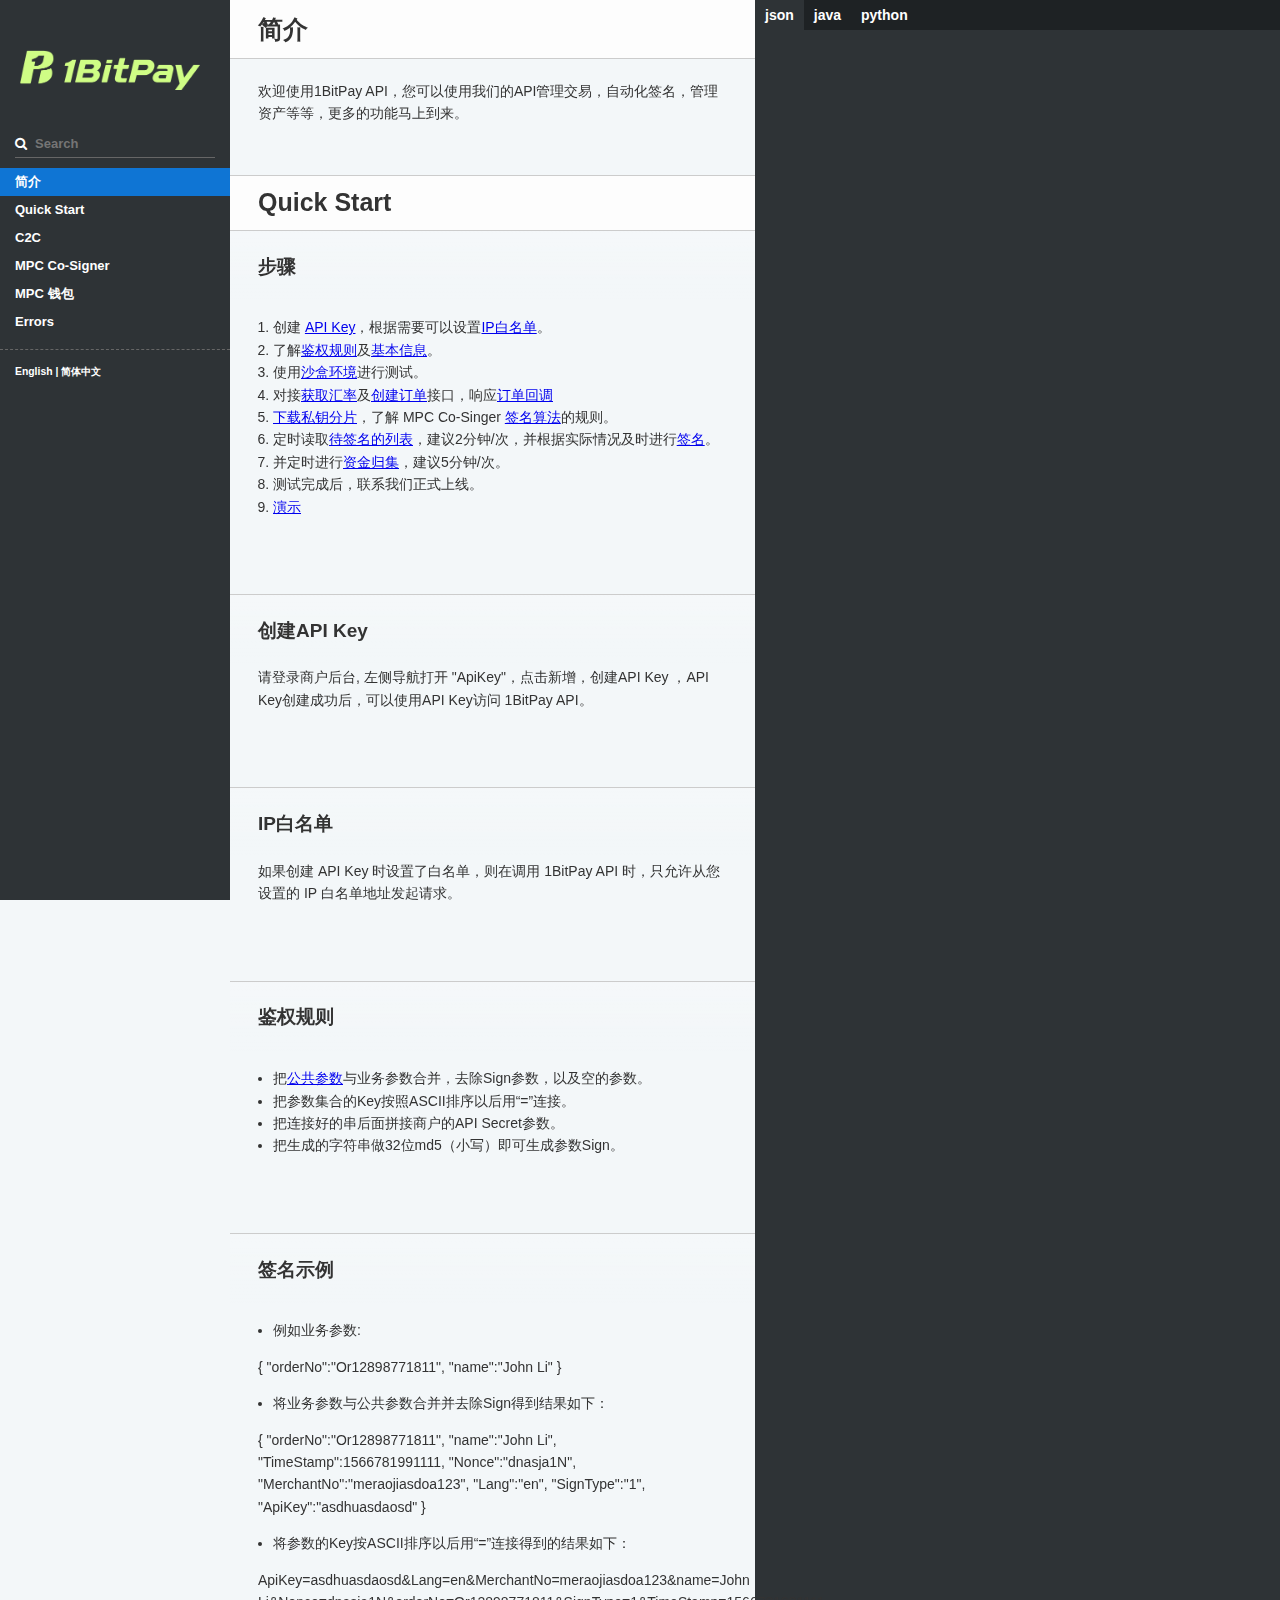
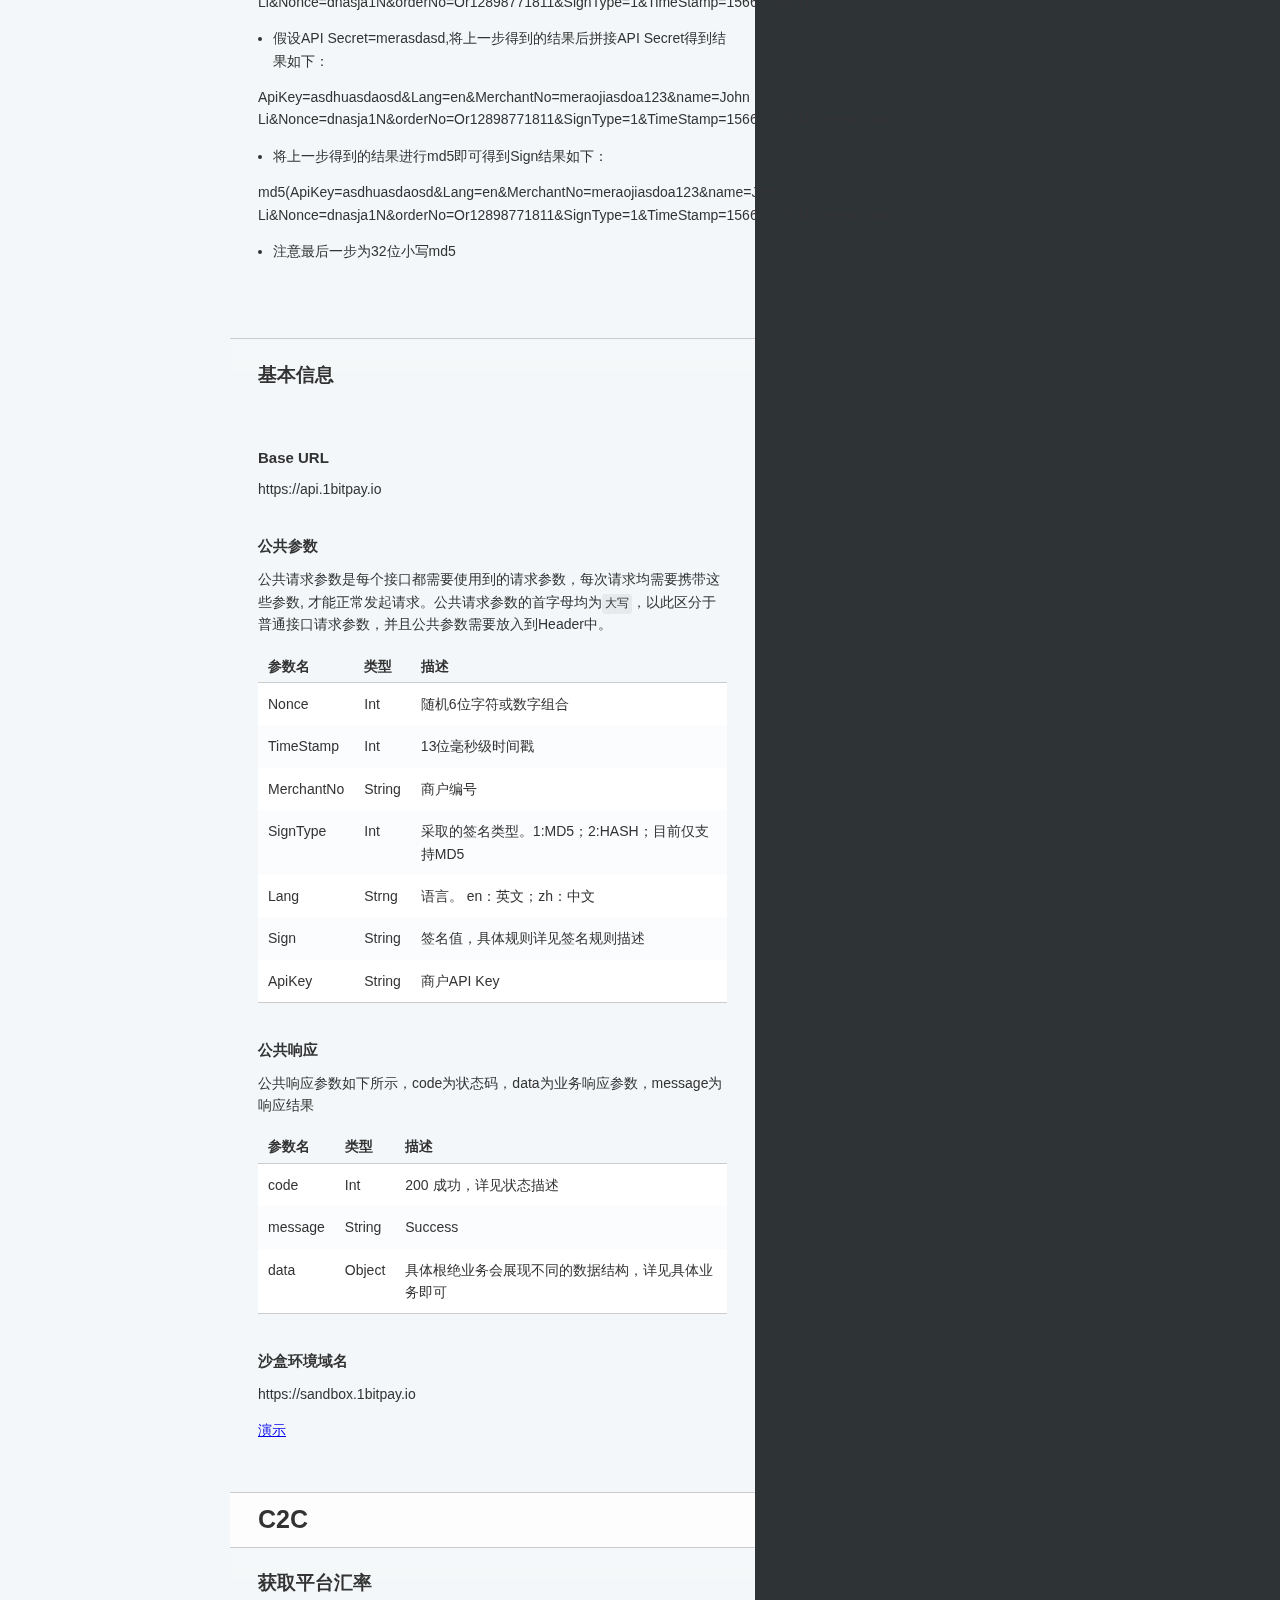
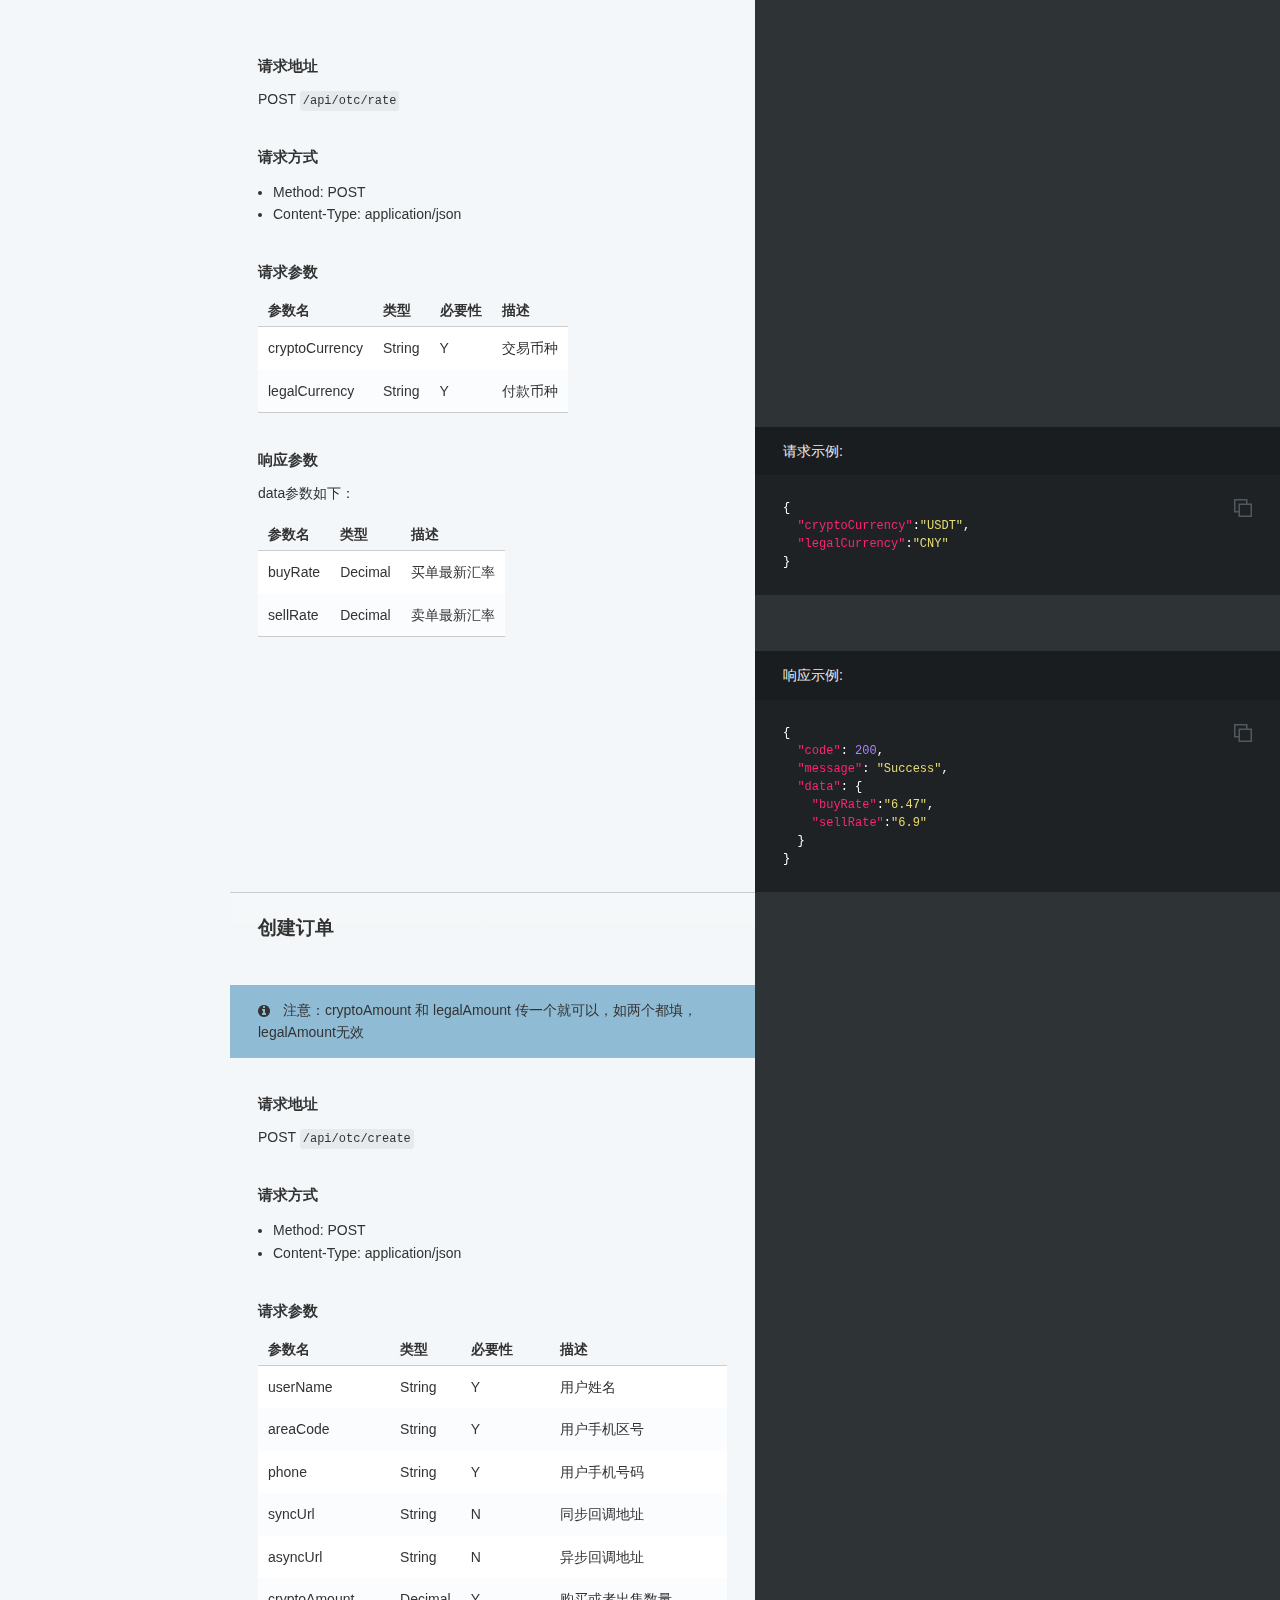
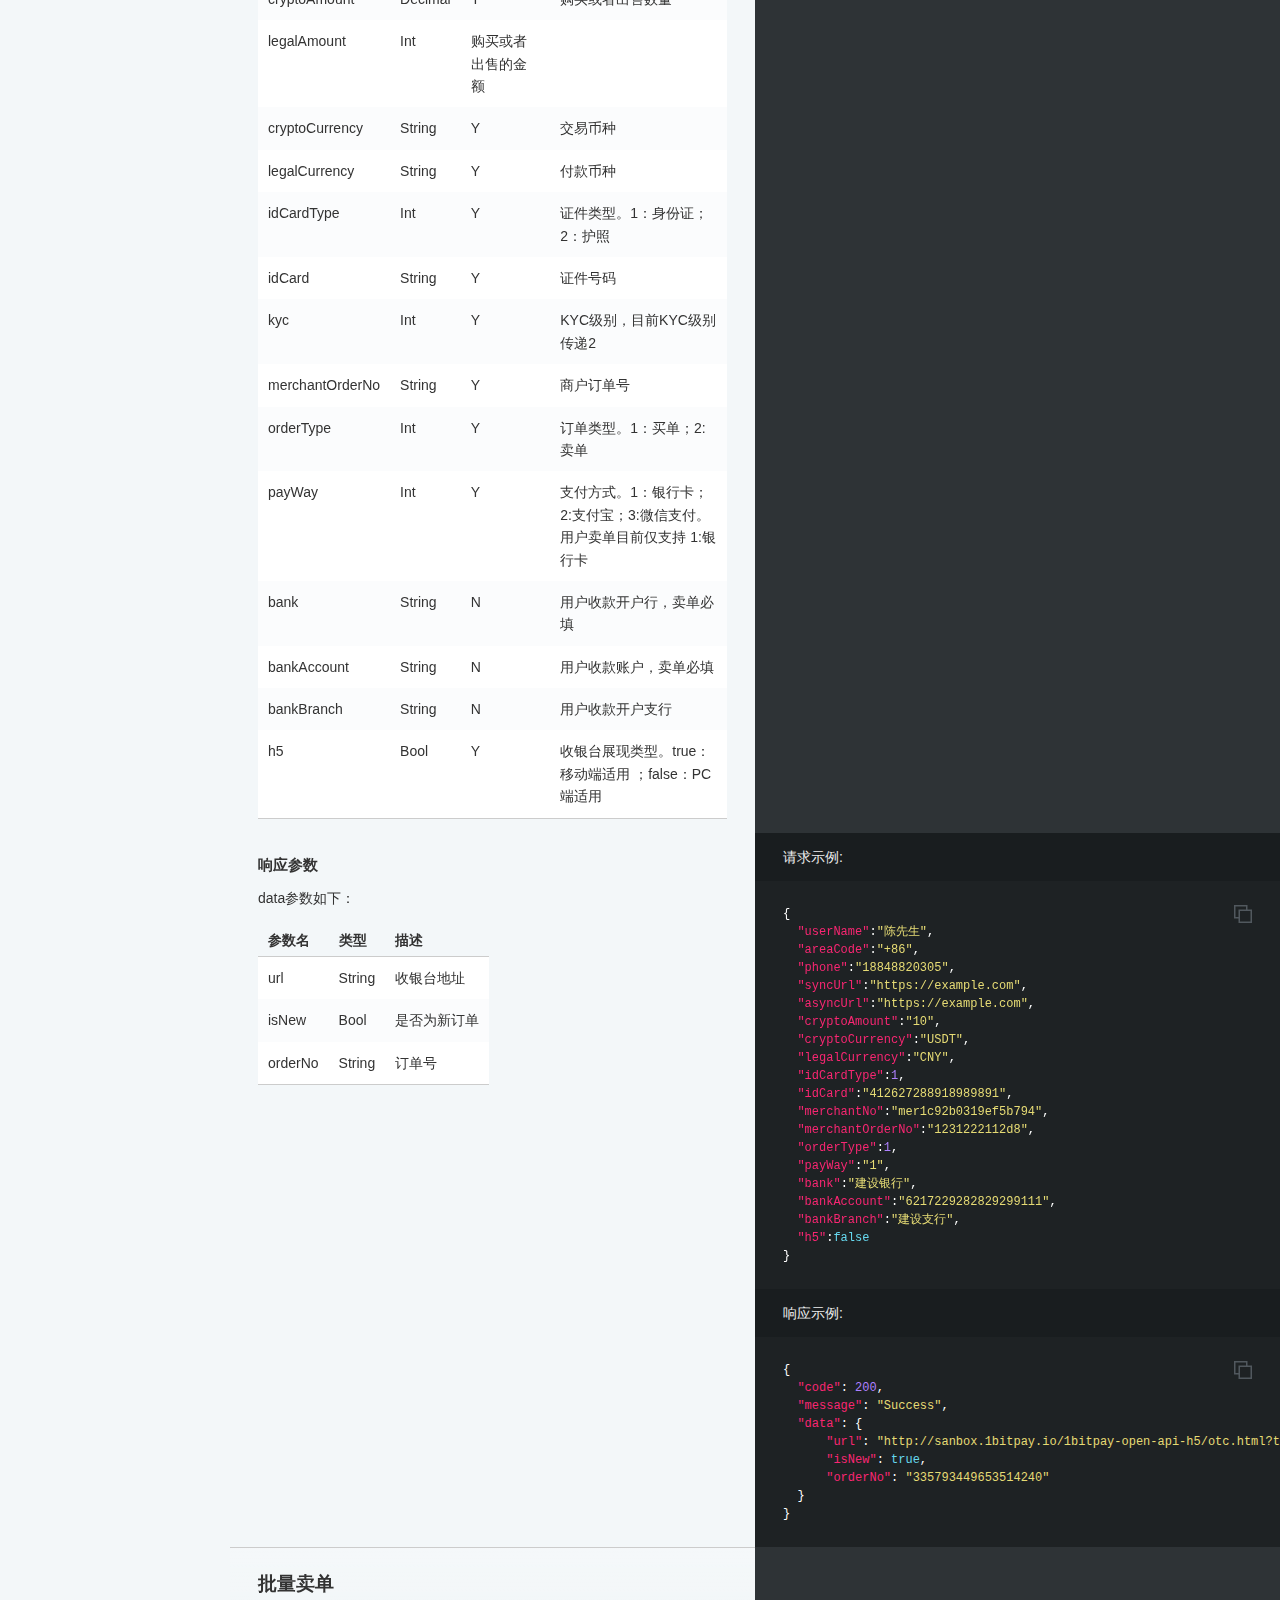
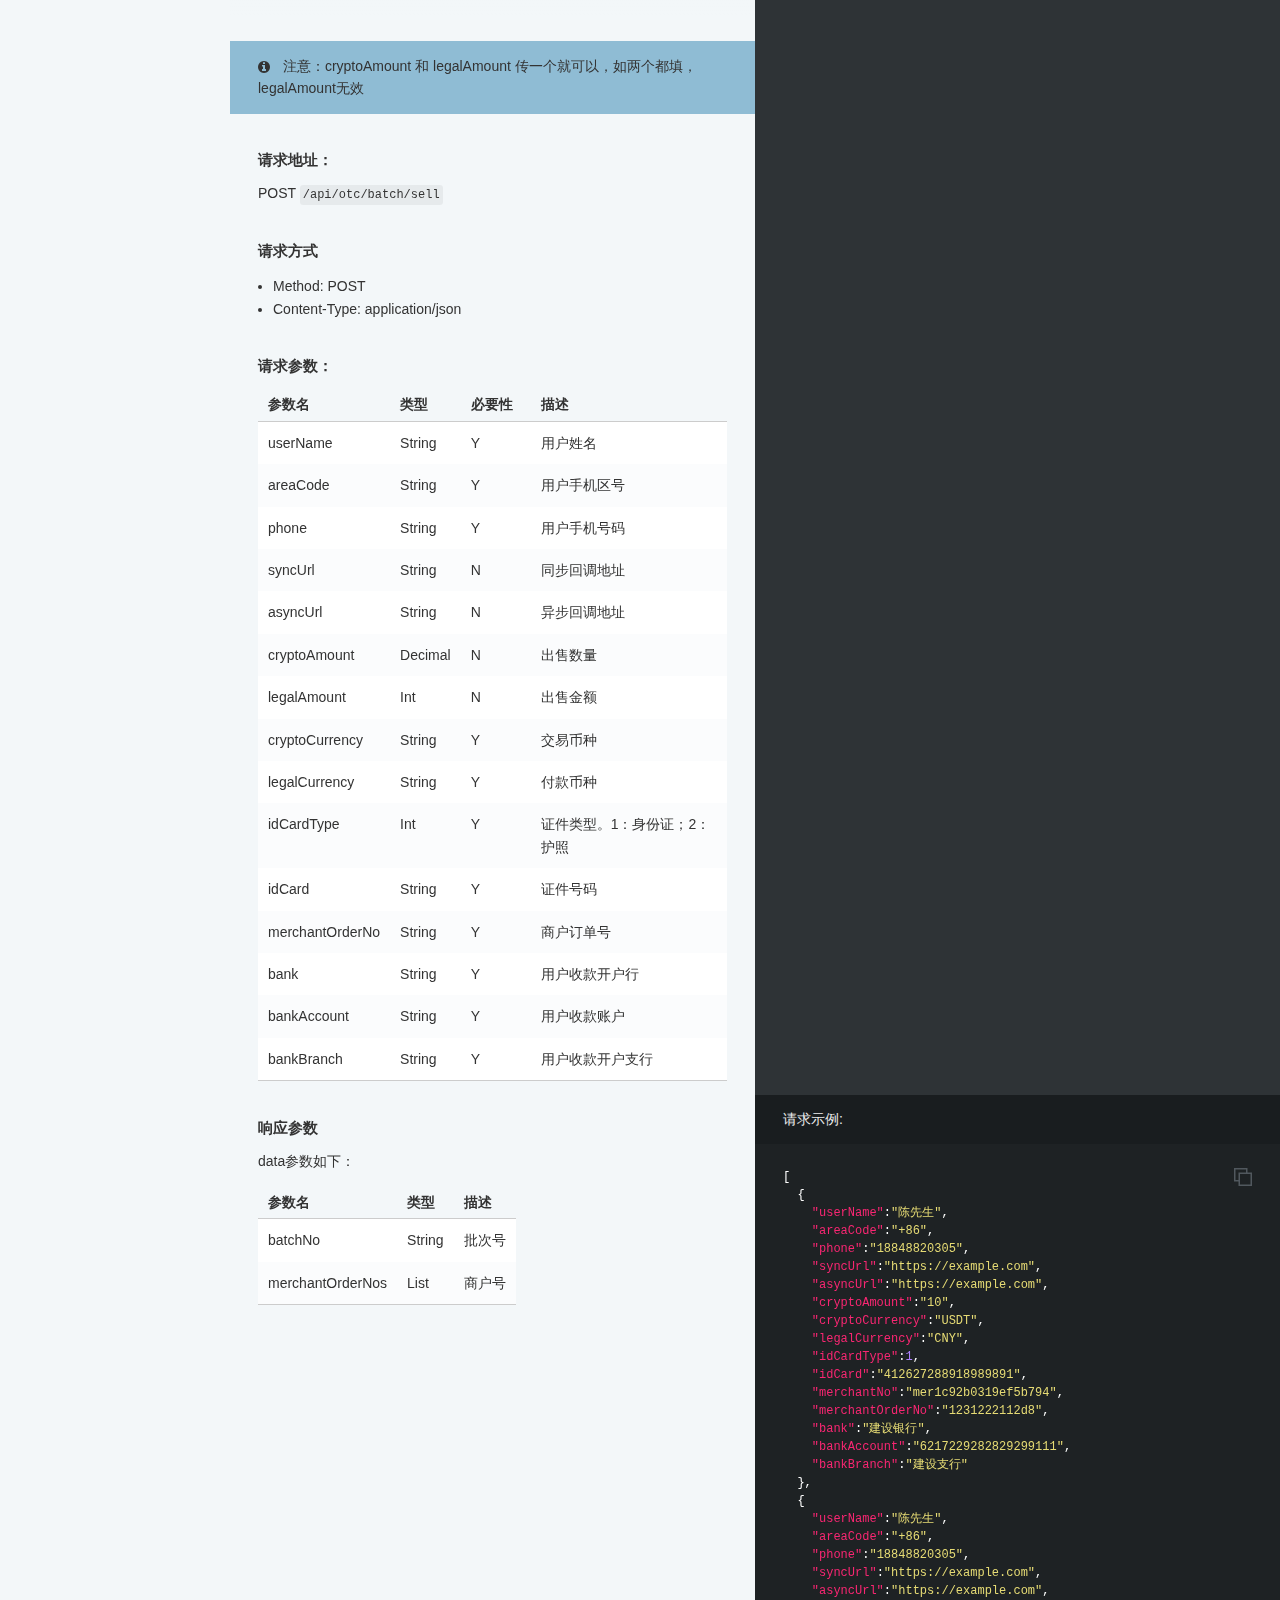
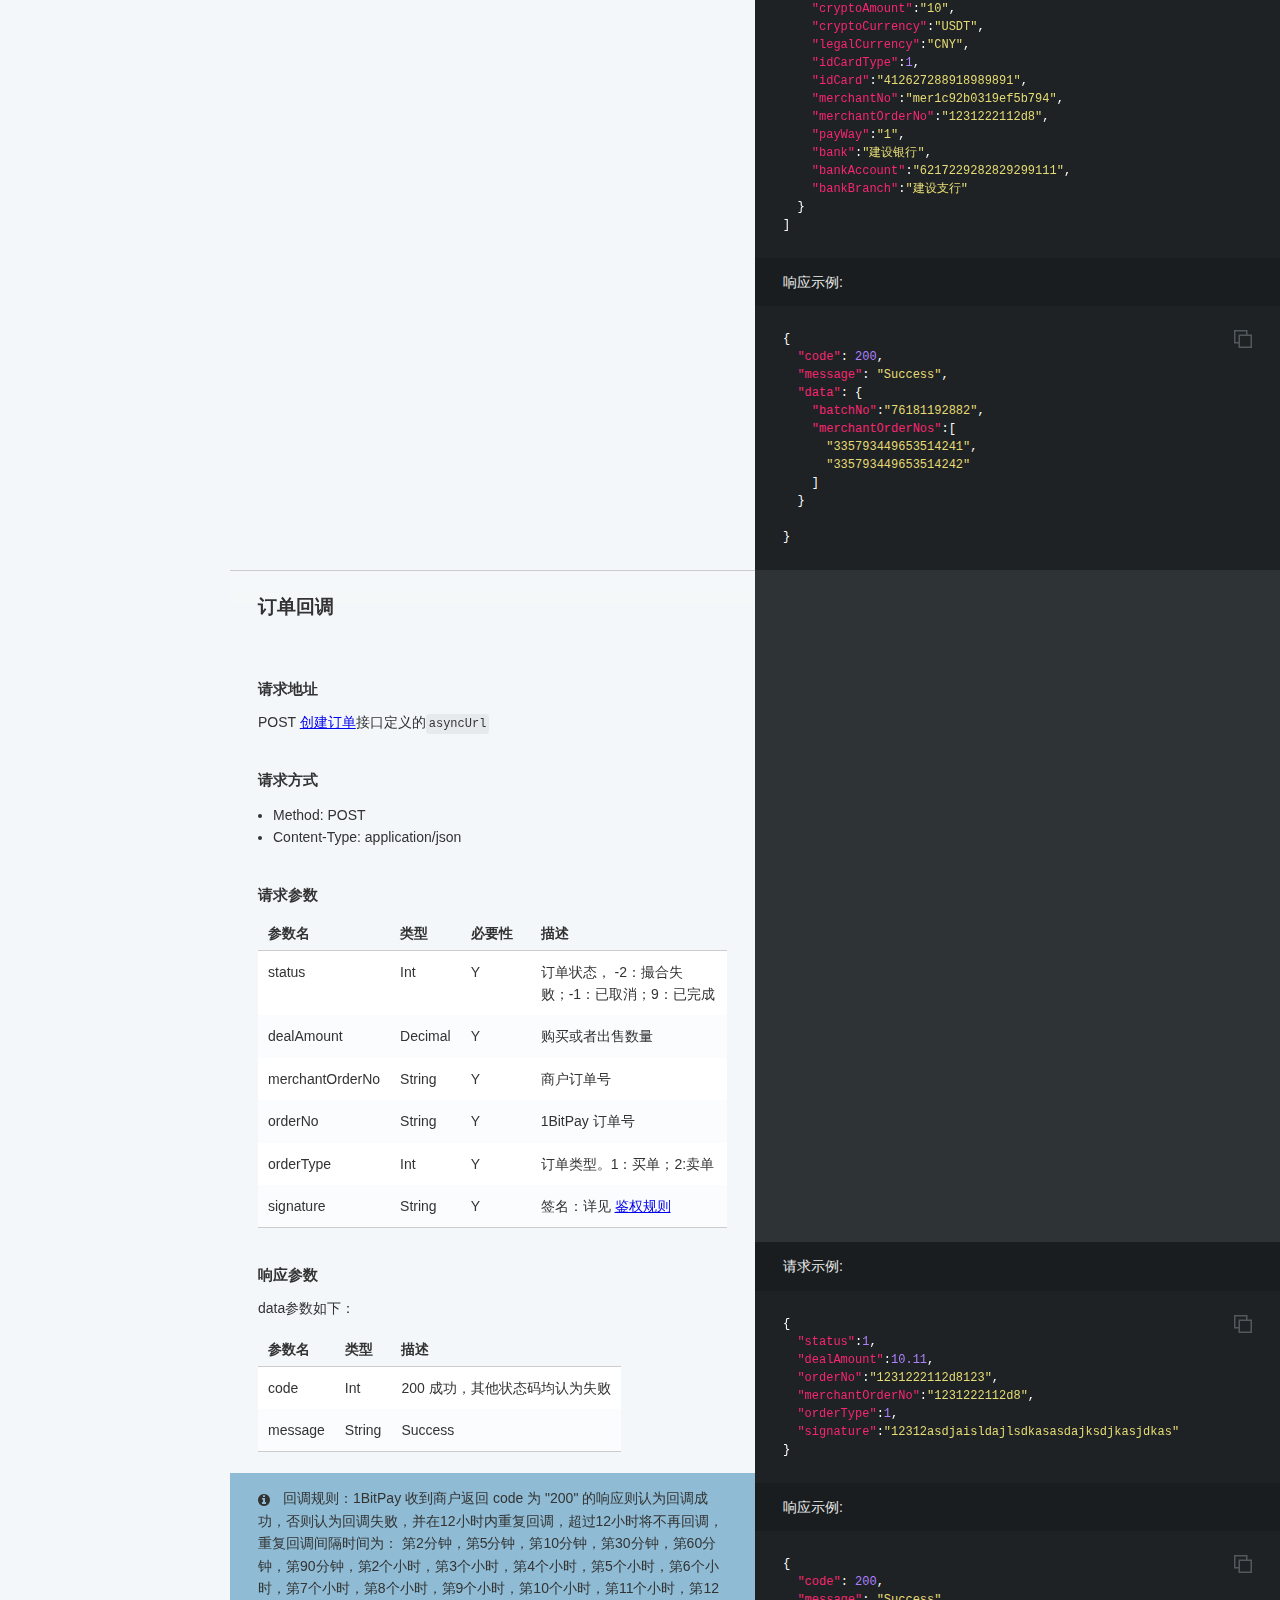
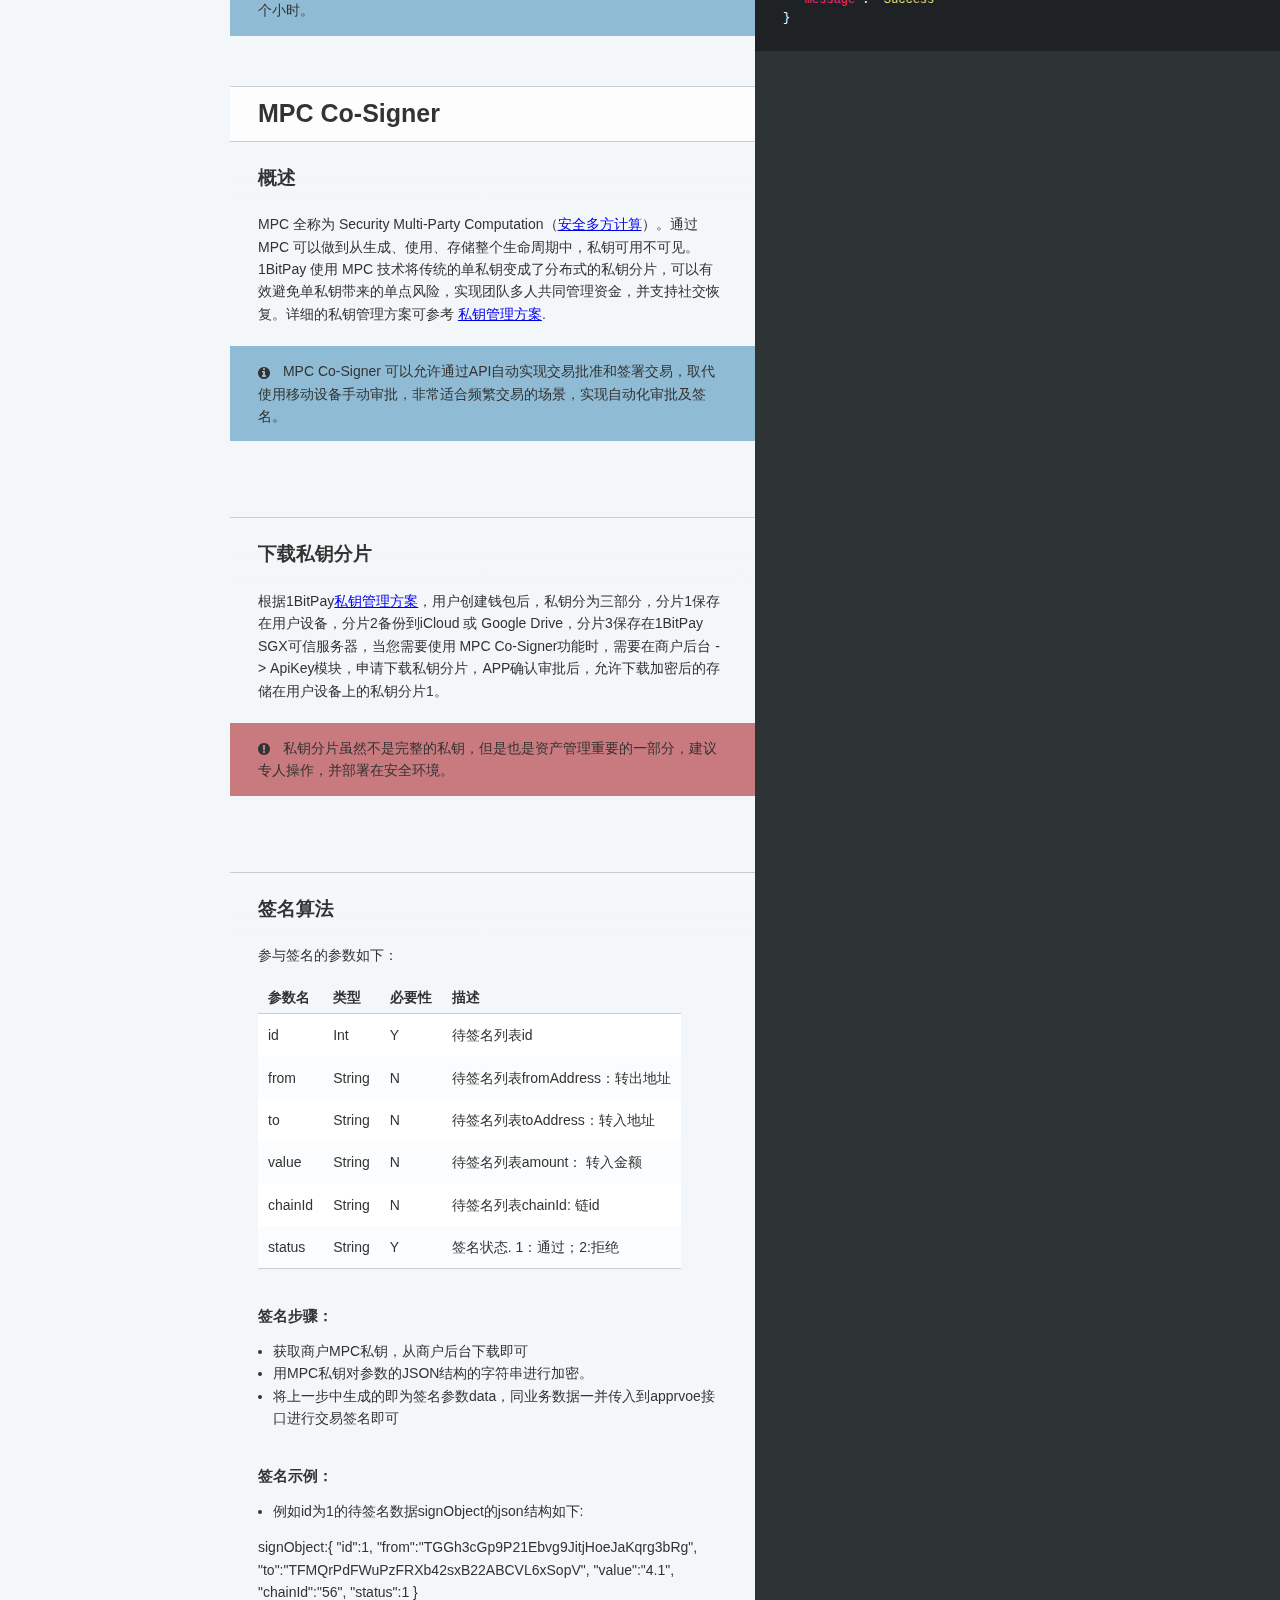
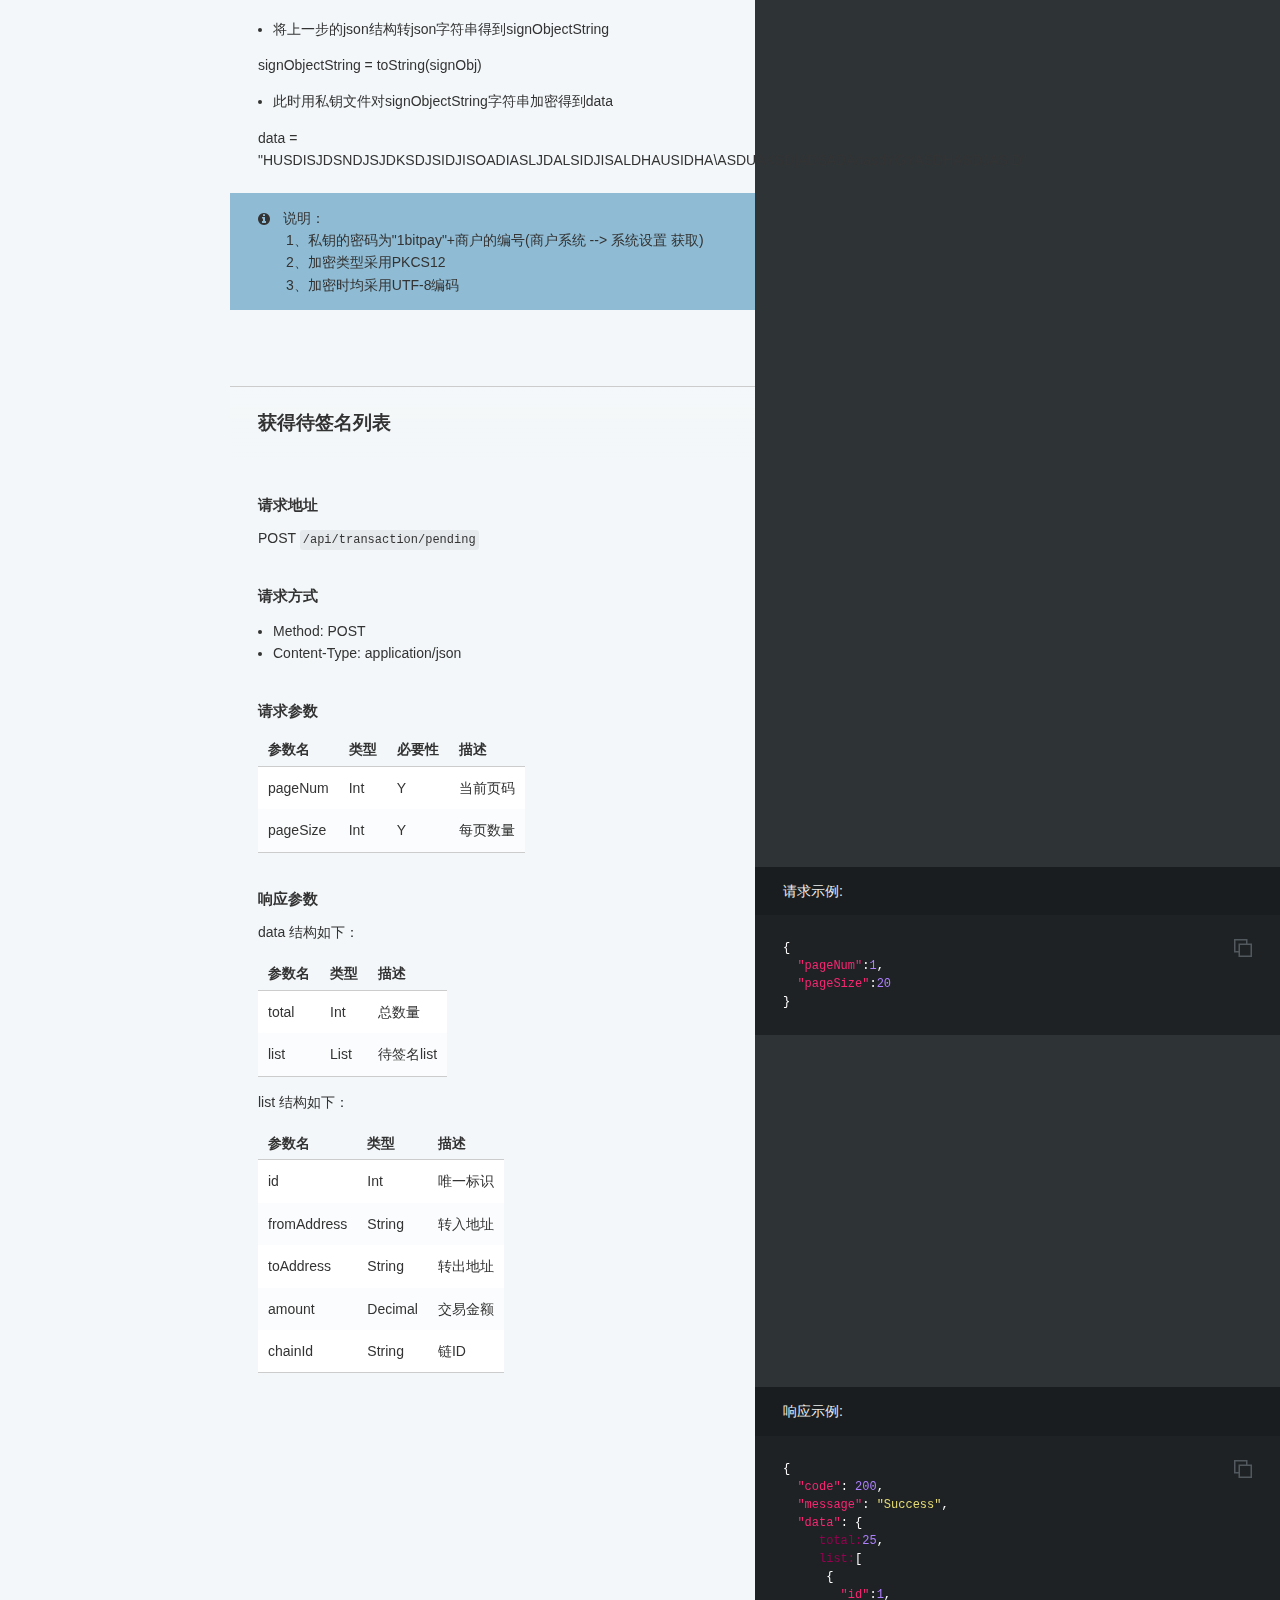
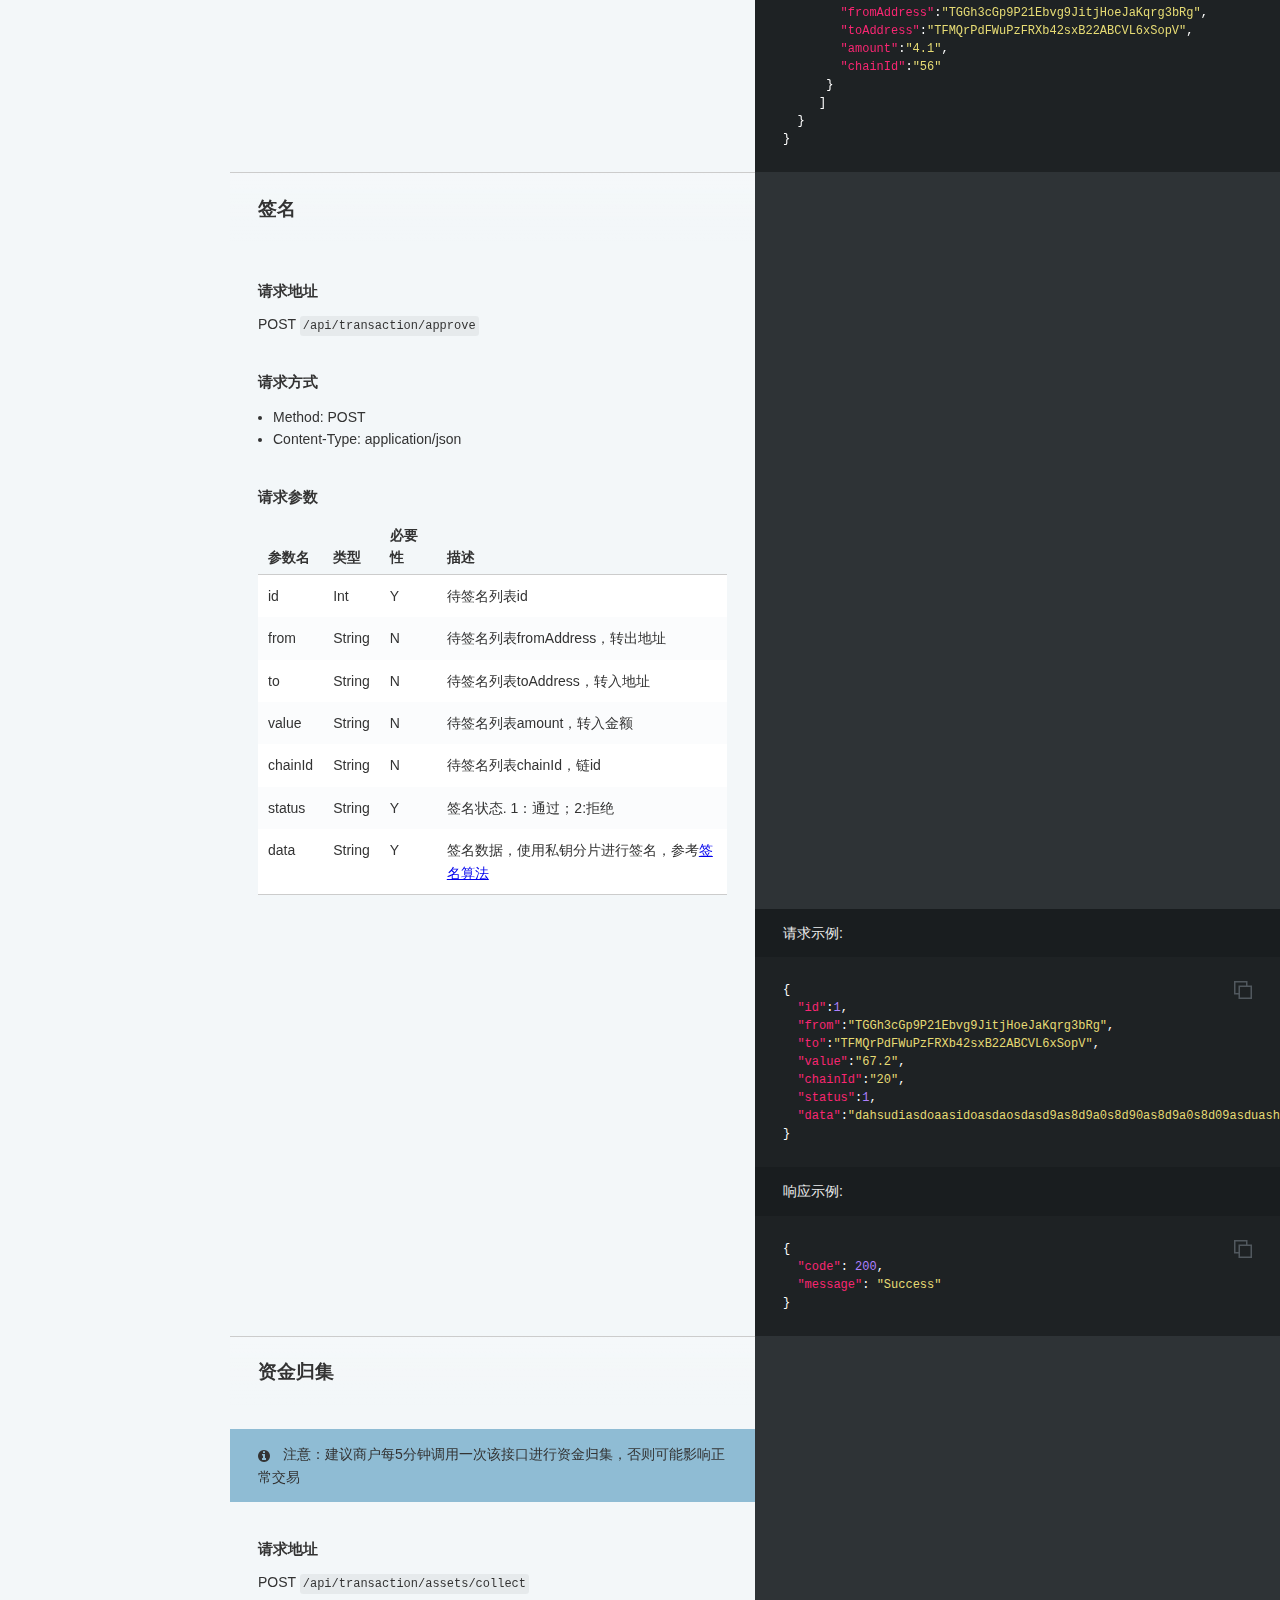
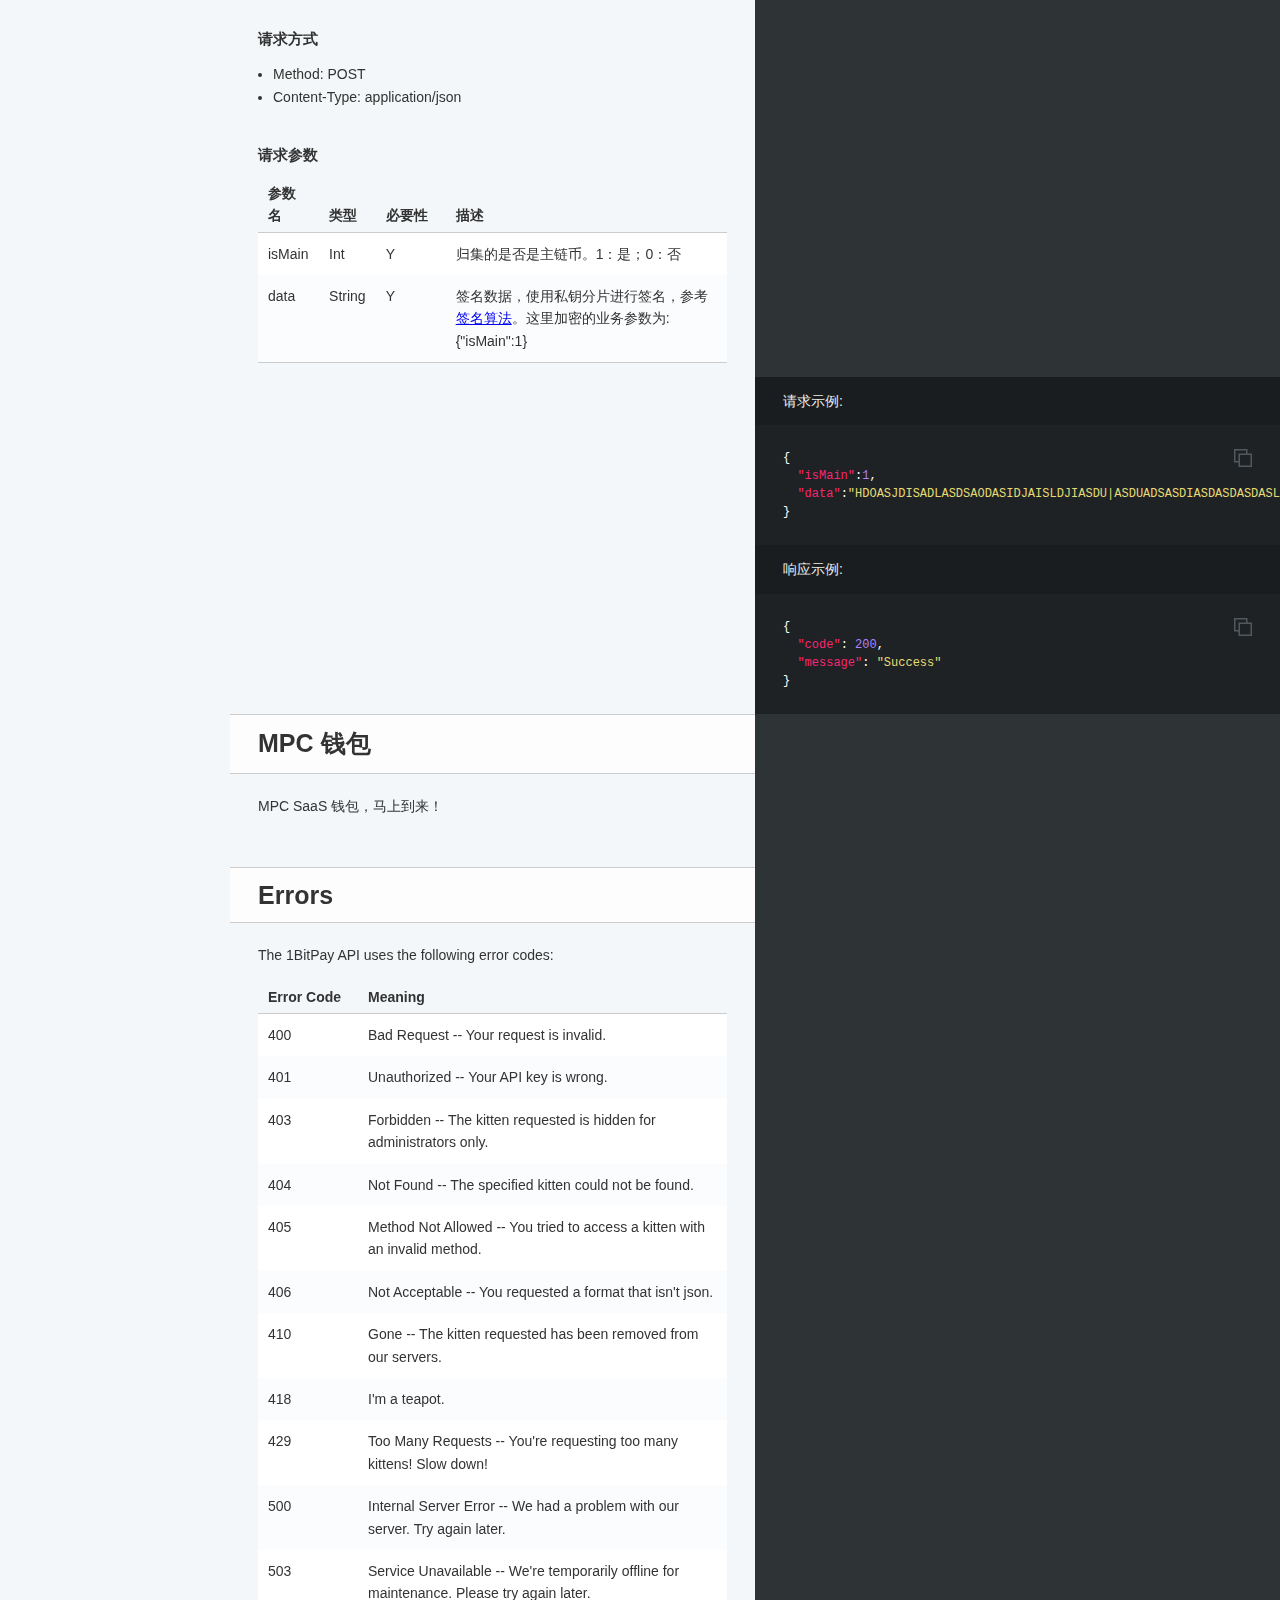
<file: index_zh.html>
<!doctype html>
<html>
  <head>
    <meta charset="utf-8">
    <meta content="IE=edge,chrome=1" http-equiv="X-UA-Compatible">
    <meta name="viewport" content="width=device-width, initial-scale=1, maximum-scale=1">
    <link rel="icon" href="images/favicon-47d7507e.ico" type="image/x-icon">
        <meta
            name="description"
            content="Documentation for the 1BitPay API"
        >
    <title>API Reference</title>

    <style media="screen">
      .highlight table td { padding: 5px; }
.highlight table pre { margin: 0; }
.highlight .gh {
  color: #999999;
}
.highlight .sr {
  color: #f6aa11;
}
.highlight .go {
  color: #888888;
}
.highlight .gp {
  color: #555555;
}
.highlight .gs {
}
.highlight .gu {
  color: #aaaaaa;
}
.highlight .nb {
  color: #f6aa11;
}
.highlight .cm {
  color: #75715e;
}
.highlight .cp {
  color: #75715e;
}
.highlight .c1 {
  color: #75715e;
}
.highlight .cs {
  color: #75715e;
}
.highlight .c, .highlight .ch, .highlight .cd, .highlight .cpf {
  color: #75715e;
}
.highlight .err {
  color: #960050;
}
.highlight .gr {
  color: #960050;
}
.highlight .gt {
  color: #960050;
}
.highlight .gd {
  color: #49483e;
}
.highlight .gi {
  color: #49483e;
}
.highlight .ge {
  color: #49483e;
}
.highlight .kc {
  color: #66d9ef;
}
.highlight .kd {
  color: #66d9ef;
}
.highlight .kr {
  color: #66d9ef;
}
.highlight .no {
  color: #66d9ef;
}
.highlight .kt {
  color: #66d9ef;
}
.highlight .mf {
  color: #ae81ff;
}
.highlight .mh {
  color: #ae81ff;
}
.highlight .il {
  color: #ae81ff;
}
.highlight .mi {
  color: #ae81ff;
}
.highlight .mo {
  color: #ae81ff;
}
.highlight .m, .highlight .mb, .highlight .mx {
  color: #ae81ff;
}
.highlight .sc {
  color: #ae81ff;
}
.highlight .se {
  color: #ae81ff;
}
.highlight .ss {
  color: #ae81ff;
}
.highlight .sd {
  color: #e6db74;
}
.highlight .s2 {
  color: #e6db74;
}
.highlight .sb {
  color: #e6db74;
}
.highlight .sh {
  color: #e6db74;
}
.highlight .si {
  color: #e6db74;
}
.highlight .sx {
  color: #e6db74;
}
.highlight .s1 {
  color: #e6db74;
}
.highlight .s, .highlight .sa, .highlight .dl {
  color: #e6db74;
}
.highlight .na {
  color: #a6e22e;
}
.highlight .nc {
  color: #a6e22e;
}
.highlight .nd {
  color: #a6e22e;
}
.highlight .ne {
  color: #a6e22e;
}
.highlight .nf, .highlight .fm {
  color: #a6e22e;
}
.highlight .vc {
  color: #ffffff;
}
.highlight .nn {
  color: #ffffff;
}
.highlight .ni {
  color: #ffffff;
}
.highlight .bp {
  color: #ffffff;
}
.highlight .vg {
  color: #ffffff;
}
.highlight .vi {
  color: #ffffff;
}
.highlight .nv, .highlight .vm {
  color: #ffffff;
}
.highlight .w {
  color: #ffffff;
}
.highlight {
  color: #ffffff;
}
.highlight .n, .highlight .py, .highlight .nx {
  color: #ffffff;
}
.highlight .nl {
  color: #f92672;
}
.highlight .ow {
  color: #f92672;
}
.highlight .nt {
  color: #f92672;
}
.highlight .k, .highlight .kv {
  color: #f92672;
}
.highlight .kn {
  color: #f92672;
}
.highlight .kp {
  color: #f92672;
}
.highlight .o {
  color: #f92672;
}
    </style>
    <style media="print">
      * {
        -webkit-transition:none!important;
        transition:none!important;
      }
      .highlight table td { padding: 5px; }
.highlight table pre { margin: 0; }
.highlight, .highlight .w {
  color: #586e75;
}
.highlight .err {
  color: #002b36;
  background-color: #dc322f;
}
.highlight .c, .highlight .ch, .highlight .cd, .highlight .cm, .highlight .cpf, .highlight .c1, .highlight .cs {
  color: #657b83;
}
.highlight .cp {
  color: #b58900;
}
.highlight .nt {
  color: #b58900;
}
.highlight .o, .highlight .ow {
  color: #93a1a1;
}
.highlight .p, .highlight .pi {
  color: #93a1a1;
}
.highlight .gi {
  color: #859900;
}
.highlight .gd {
  color: #dc322f;
}
.highlight .gh {
  color: #268bd2;
  background-color: #002b36;
  font-weight: bold;
}
.highlight .k, .highlight .kn, .highlight .kp, .highlight .kr, .highlight .kv {
  color: #6c71c4;
}
.highlight .kc {
  color: #cb4b16;
}
.highlight .kt {
  color: #cb4b16;
}
.highlight .kd {
  color: #cb4b16;
}
.highlight .s, .highlight .sb, .highlight .sc, .highlight .dl, .highlight .sd, .highlight .s2, .highlight .sh, .highlight .sx, .highlight .s1 {
  color: #859900;
}
.highlight .sa {
  color: #6c71c4;
}
.highlight .sr {
  color: #2aa198;
}
.highlight .si {
  color: #d33682;
}
.highlight .se {
  color: #d33682;
}
.highlight .nn {
  color: #b58900;
}
.highlight .nc {
  color: #b58900;
}
.highlight .no {
  color: #b58900;
}
.highlight .na {
  color: #268bd2;
}
.highlight .m, .highlight .mb, .highlight .mf, .highlight .mh, .highlight .mi, .highlight .il, .highlight .mo, .highlight .mx {
  color: #859900;
}
.highlight .ss {
  color: #859900;
}
    </style>
    <link href="stylesheets/screen-5cb734ac.css" rel="stylesheet" media="screen" />
    <link href="stylesheets/print-966d6edc.css" rel="stylesheet" media="print" />
      <script src="javascripts/all-b12a2749.js"></script>

    <script>
      $(function() { setupCodeCopy(); });
    </script>
  </head>

  <body class="index_zh" data-languages="[&quot;json&quot;,&quot;java&quot;,&quot;python&quot;]">
    <a href="#" id="nav-button">
      <span>
        NAV
        <img src="images/navbar-cad8cdcb.png" alt="" />
      </span>
    </a>
    <div class="toc-wrapper">
      <a href="https://1bitpay.io" target="_blank"><img src="images/logo-eb94684b.png" class="logo" alt="" /></a>
        <div class="lang-selector">
              <a href="#" data-language-name="json">json</a>
              <a href="#" data-language-name="java">java</a>
              <a href="#" data-language-name="python">python</a>
        </div>
        <div class="search">
          <input type="text" class="search" id="input-search" placeholder="Search">
        </div>
        <ul class="search-results"></ul>
      <ul id="toc" class="toc-list-h1">
          <li>
            <a href="#5ea2e0cde2" class="toc-h1 toc-link" data-title="简介">简介</a>
          </li>
          <li>
            <a href="#quick-start" class="toc-h1 toc-link" data-title="Quick Start">Quick Start</a>
              <ul class="toc-list-h2">
                  <li>
                    <a href="#d13bfa13ca" class="toc-h2 toc-link" data-title="步骤">步骤</a>
                  </li>
                  <li>
                    <a href="#api-key" class="toc-h2 toc-link" data-title="创建API Key">创建API Key</a>
                  </li>
                  <li>
                    <a href="#ip" class="toc-h2 toc-link" data-title="IP白名单">IP白名单</a>
                  </li>
                  <li>
                    <a href="#17790fda8b" class="toc-h2 toc-link" data-title="鉴权规则">鉴权规则</a>
                  </li>
                  <li>
                    <a href="#09957702bc" class="toc-h2 toc-link" data-title="签名示例">签名示例</a>
                  </li>
                  <li>
                    <a href="#b122f813d5" class="toc-h2 toc-link" data-title="基本信息">基本信息</a>
                  </li>
              </ul>
          </li>
          <li>
            <a href="#c2c" class="toc-h1 toc-link" data-title="C2C">C2C</a>
              <ul class="toc-list-h2">
                  <li>
                    <a href="#774ef7eb57" class="toc-h2 toc-link" data-title="获取平台汇率">获取平台汇率</a>
                  </li>
                  <li>
                    <a href="#5ac84906d9" class="toc-h2 toc-link" data-title="创建订单">创建订单</a>
                  </li>
                  <li>
                    <a href="#dd767af054" class="toc-h2 toc-link" data-title="批量卖单">批量卖单</a>
                  </li>
                  <li>
                    <a href="#e9a612a743" class="toc-h2 toc-link" data-title="订单回调">订单回调</a>
                  </li>
              </ul>
          </li>
          <li>
            <a href="#mpc-co-signer" class="toc-h1 toc-link" data-title="MPC Co-Signer">MPC Co-Signer</a>
              <ul class="toc-list-h2">
                  <li>
                    <a href="#153042ed9e" class="toc-h2 toc-link" data-title="概述">概述</a>
                  </li>
                  <li>
                    <a href="#45d6c048a4" class="toc-h2 toc-link" data-title="下载私钥分片">下载私钥分片</a>
                  </li>
                  <li>
                    <a href="#7b81b8ce22" class="toc-h2 toc-link" data-title="签名算法">签名算法</a>
                  </li>
                  <li>
                    <a href="#f7c93cd51a" class="toc-h2 toc-link" data-title="获得待签名列表">获得待签名列表</a>
                  </li>
                  <li>
                    <a href="#8ba46c43fe" class="toc-h2 toc-link" data-title="签名">签名</a>
                  </li>
                  <li>
                    <a href="#e83639625f" class="toc-h2 toc-link" data-title="资金归集">资金归集</a>
                  </li>
              </ul>
          </li>
          <li>
            <a href="#mpc" class="toc-h1 toc-link" data-title="MPC 钱包">MPC 钱包</a>
          </li>
          <li>
            <a href="#errors" class="toc-h1 toc-link" data-title="Errors">Errors</a>
          </li>
      </ul>
        <ul class="toc-footer">
            <li><div id="language-selector"> <a href="index.html">English</a> | <a href="index_zh.html">简体中文</a> </div></li>
        </ul>
    </div>
    <div class="page-wrapper">
      <div class="dark-box"></div>
      <div class="content">
        <h1 id='5ea2e0cde2'>简介</h1>
<p>欢迎使用1BitPay API，您可以使用我们的API管理交易，自动化签名，管理资产等等，更多的功能马上到来。</p>
<h1 id='quick-start'>Quick Start</h1><h2 id='d13bfa13ca'>步骤</h2>
<ol>
<li>创建 <a href="#api-key">API Key</a>，根据需要可以设置<a href="#ip">IP白名单</a>。</li>
<li>了解<a href="#17790fda8b">鉴权规则</a>及<a href="#b122f813d5">基本信息</a>。</li>
<li>使用<a href="#sandbox">沙盒环境</a>进行测试。</li>
<li>对接<a href="#774ef7eb57">获取汇率</a>及<a href="#5ac84906d9">创建订单</a>接口，响应<a href="#e9a612a743">订单回调</a></li>
<li><a href="#45d6c048a4">下载私钥分片</a>，了解 MPC Co-Singer <a href="#7b81b8ce22">签名算法</a>的规则。</li>
<li>定时读取<a href="#f7c93cd51a">待签名的列表</a>，建议2分钟/次，并根据实际情况及时进行<a href="#8ba46c43fe">签名</a>。</li>
<li>并定时进行<a href="#e83639625f">资金归集</a>，建议5分钟/次。</li>
<li>测试完成后，联系我们正式上线。</li>
<li><a href="https://demo.1bitpay.io" target="_blank">演示</a></li>
</ol>
<h2 id='api-key'>创建API Key</h2>
<p>请登录商户后台, 左侧导航打开 &quot;ApiKey&quot;，点击新增，创建API Key ，API Key创建成功后，可以使用API Key访问 1BitPay API。</p>
<h2 id='ip'>IP白名单</h2>
<p>如果创建 API Key 时设置了白名单，则在调用 1BitPay API 时，只允许从您设置的 IP 白名单地址发起请求。</p>
<h2 id='17790fda8b'>鉴权规则</h2>
<ul>
<li>把<a href="#publicparas">公共参数</a>与业务参数合并，去除Sign参数，以及空的参数。</li>
<li>把参数集合的Key按照ASCII排序以后用“=”连接。</li>
<li>把连接好的串后面拼接商户的API Secret参数。</li>
<li>把生成的字符串做32位md5（小写）即可生成参数Sign。</li>
</ul>
<h2 id='09957702bc'>签名示例</h2>
<ul>
<li>例如业务参数:</li>
</ul>

<p>{
  &quot;orderNo&quot;:&quot;Or12898771811&quot;,
  &quot;name&quot;:&quot;John Li&quot;
}</p>

<ul>
<li>将业务参数与公共参数合并并去除Sign得到结果如下：</li>
</ul>

<p>{
  &quot;orderNo&quot;:&quot;Or12898771811&quot;,
  &quot;name&quot;:&quot;John Li&quot;,
  &quot;TimeStamp&quot;:1566781991111,
  &quot;Nonce&quot;:&quot;dnasja1N&quot;,
  &quot;MerchantNo&quot;:&quot;meraojiasdoa123&quot;,
  &quot;Lang&quot;:&quot;en&quot;,
  &quot;SignType&quot;:&quot;1&quot;,
  &quot;ApiKey&quot;:&quot;asdhuasdaosd&quot;
}</p>

<ul>
<li>将参数的Key按ASCII排序以后用“=”连接得到的结果如下：</li>
</ul>

<p>ApiKey=asdhuasdaosd&amp;Lang=en&amp;MerchantNo=meraojiasdoa123&amp;name=John Li&amp;Nonce=dnasja1N&amp;orderNo=Or12898771811&amp;SignType=1&amp;TimeStamp=1566781991111</p>

<ul>
<li>假设API Secret=merasdasd,将上一步得到的结果后拼接API Secret得到结果如下：</li>
</ul>

<p>ApiKey=asdhuasdaosd&amp;Lang=en&amp;MerchantNo=meraojiasdoa123&amp;name=John Li&amp;Nonce=dnasja1N&amp;orderNo=Or12898771811&amp;SignType=1&amp;TimeStamp=1566781991111merasdasd</p>

<ul>
<li>将上一步得到的结果进行md5即可得到Sign结果如下：</li>
</ul>

<p>md5(ApiKey=asdhuasdaosd&amp;Lang=en&amp;MerchantNo=meraojiasdoa123&amp;name=John Li&amp;Nonce=dnasja1N&amp;orderNo=Or12898771811&amp;SignType=1&amp;TimeStamp=1566781991111merasdasd)</p>

<ul>
<li>注意最后一步为32位小写md5</li>
</ul>
<h2 id='b122f813d5'>基本信息</h2><h3 id='base-url'>Base URL</h3>
<p>https://api.1bitpay.io</p>
<h3 id='69090ff245'><span id="publicparas">公共参数</span></h3>
<p>公共请求参数是每个接口都需要使用到的请求参数，每次请求均需要携带这些参数, 才能正常发起请求。公共请求参数的首字母均为<code>大写</code>，以此区分于普通接口请求参数，并且公共参数需要放入到Header中。</p>

<table><thead>
<tr>
<th>参数名</th>
<th>类型</th>
<th>描述</th>
</tr>
</thead><tbody>
<tr>
<td>Nonce</td>
<td>Int</td>
<td>随机6位字符或数字组合</td>
</tr>
<tr>
<td>TimeStamp</td>
<td>Int</td>
<td>13位毫秒级时间戳</td>
</tr>
<tr>
<td>MerchantNo</td>
<td>String</td>
<td>商户编号</td>
</tr>
<tr>
<td>SignType</td>
<td>Int</td>
<td>采取的签名类型。1:MD5；2:HASH；目前仅支持MD5</td>
</tr>
<tr>
<td>Lang</td>
<td>Strng</td>
<td>语言。 en：英文；zh：中文</td>
</tr>
<tr>
<td>Sign</td>
<td>String</td>
<td>签名值，具体规则详见签名规则描述</td>
</tr>
<tr>
<td>ApiKey</td>
<td>String</td>
<td>商户API Key</td>
</tr>
</tbody></table>
<h3 id='c055b5bae8'>公共响应</h3>
<p>公共响应参数如下所示，code为状态码，data为业务响应参数，message为响应结果</p>

<table><thead>
<tr>
<th>参数名</th>
<th>类型</th>
<th>描述</th>
</tr>
</thead><tbody>
<tr>
<td>code</td>
<td>Int</td>
<td>200 成功，详见状态描述</td>
</tr>
<tr>
<td>message</td>
<td>String</td>
<td>Success</td>
</tr>
<tr>
<td>data</td>
<td>Object</td>
<td>具体根绝业务会展现不同的数据结构，详见具体业务即可</td>
</tr>
</tbody></table>
<h3 id='fe444eee18'><span id="sandbox">沙盒环境域名</span></h3>
<p>https://sandbox.1bitpay.io</p>

<p><a href="https://demo.1bitpay.io" target="_blank">演示</a></p>
<h1 id='c2c'>C2C</h1><h2 id='774ef7eb57'>获取平台汇率</h2><h3 id='0e84ef42ae'>请求地址</h3>
<p>POST <code>/api/otc/rate</code></p>
<h3 id='af989d8988'>请求方式</h3>
<ul>
<li>Method: POST </li>
<li>Content-Type: application/json</li>
</ul>
<h3 id='1f9ac54b15'>请求参数</h3>
<table><thead>
<tr>
<th>参数名</th>
<th>类型</th>
<th>必要性</th>
<th>描述</th>
</tr>
</thead><tbody>
<tr>
<td>cryptoCurrency</td>
<td>String</td>
<td>Y</td>
<td>交易币种</td>
</tr>
<tr>
<td>legalCurrency</td>
<td>String</td>
<td>Y</td>
<td>付款币种</td>
</tr>
</tbody></table>

<blockquote>
<p>请求示例:</p>
</blockquote>
<div class="highlight"><pre class="highlight json tab-json"><code><span class="p">{</span><span class="w">
  </span><span class="nl">"cryptoCurrency"</span><span class="p">:</span><span class="s2">"USDT"</span><span class="p">,</span><span class="w">
  </span><span class="nl">"legalCurrency"</span><span class="p">:</span><span class="s2">"CNY"</span><span class="w">
</span><span class="p">}</span><span class="w">
</span></code></pre></div><h3 id='50faad05f3'>响应参数</h3>
<p>data参数如下：</p>

<table><thead>
<tr>
<th>参数名</th>
<th>类型</th>
<th>描述</th>
</tr>
</thead><tbody>
<tr>
<td>buyRate</td>
<td>Decimal</td>
<td>买单最新汇率</td>
</tr>
<tr>
<td>sellRate</td>
<td>Decimal</td>
<td>卖单最新汇率</td>
</tr>
</tbody></table>

<blockquote>
<p>响应示例:</p>
</blockquote>
<div class="highlight"><pre class="highlight json tab-json"><code><span class="p">{</span><span class="w">
  </span><span class="nl">"code"</span><span class="p">:</span><span class="w"> </span><span class="mi">200</span><span class="p">,</span><span class="w">
  </span><span class="nl">"message"</span><span class="p">:</span><span class="w"> </span><span class="s2">"Success"</span><span class="p">,</span><span class="w">
  </span><span class="nl">"data"</span><span class="p">:</span><span class="w"> </span><span class="p">{</span><span class="w">
    </span><span class="nl">"buyRate"</span><span class="p">:</span><span class="s2">"6.47"</span><span class="p">,</span><span class="w">
    </span><span class="nl">"sellRate"</span><span class="p">:</span><span class="s2">"6.9"</span><span class="w">
  </span><span class="p">}</span><span class="w">
</span><span class="p">}</span><span class="w">
</span></code></pre></div><h2 id='5ac84906d9'>创建订单</h2>
<aside class="notice">
 注意：cryptoAmount 和 legalAmount 传一个就可以，如两个都填，legalAmount无效
</aside>
<h3 id='0e84ef42ae-2'>请求地址</h3>
<p>POST <code>/api/otc/create</code></p>
<h3 id='af989d8988-2'>请求方式</h3>
<ul>
<li>Method: POST </li>
<li>Content-Type: application/json</li>
</ul>
<h3 id='1f9ac54b15-2'>请求参数</h3>
<table><thead>
<tr>
<th>参数名</th>
<th>类型</th>
<th><div style="width:50px">必要性</div></th>
<th>描述</th>
</tr>
</thead><tbody>
<tr>
<td>userName</td>
<td>String</td>
<td>Y</td>
<td>用户姓名</td>
</tr>
<tr>
<td>areaCode</td>
<td>String</td>
<td>Y</td>
<td>用户手机区号</td>
</tr>
<tr>
<td>phone</td>
<td>String</td>
<td>Y</td>
<td>用户手机号码</td>
</tr>
<tr>
<td>syncUrl</td>
<td>String</td>
<td>N</td>
<td>同步回调地址</td>
</tr>
<tr>
<td>asyncUrl</td>
<td>String</td>
<td>N</td>
<td>异步回调地址</td>
</tr>
<tr>
<td>cryptoAmount</td>
<td>Decimal</td>
<td>Y</td>
<td>购买或者出售数量</td>
</tr>
<tr>
<td>legalAmount</td>
<td>Int</td>
<td>购买或者出售的金额</td>
<td></td>
</tr>
<tr>
<td>cryptoCurrency</td>
<td>String</td>
<td>Y</td>
<td>交易币种</td>
</tr>
<tr>
<td>legalCurrency</td>
<td>String</td>
<td>Y</td>
<td>付款币种</td>
</tr>
<tr>
<td>idCardType</td>
<td>Int</td>
<td>Y</td>
<td>证件类型。1：身份证；2：护照</td>
</tr>
<tr>
<td>idCard</td>
<td>String</td>
<td>Y</td>
<td>证件号码</td>
</tr>
<tr>
<td>kyc</td>
<td>Int</td>
<td>Y</td>
<td>KYC级别，目前KYC级别传递2</td>
</tr>
<tr>
<td>merchantOrderNo</td>
<td>String</td>
<td>Y</td>
<td>商户订单号</td>
</tr>
<tr>
<td>orderType</td>
<td>Int</td>
<td>Y</td>
<td>订单类型。1：买单；2:卖单</td>
</tr>
<tr>
<td>payWay</td>
<td>Int</td>
<td>Y</td>
<td>支付方式。1：银行卡；2:支付宝；3:微信支付。用户卖单目前仅支持 1:银行卡</td>
</tr>
<tr>
<td>bank</td>
<td>String</td>
<td>N</td>
<td>用户收款开户行，卖单必填</td>
</tr>
<tr>
<td>bankAccount</td>
<td>String</td>
<td>N</td>
<td>用户收款账户，卖单必填</td>
</tr>
<tr>
<td>bankBranch</td>
<td>String</td>
<td>N</td>
<td>用户收款开户支行</td>
</tr>
<tr>
<td>h5</td>
<td>Bool</td>
<td>Y</td>
<td>收银台展现类型。true：移动端适用 ；false：PC端适用</td>
</tr>
</tbody></table>

<blockquote>
<p>请求示例:</p>
</blockquote>
<div class="highlight"><pre class="highlight json tab-json"><code><span class="p">{</span><span class="w">
  </span><span class="nl">"userName"</span><span class="p">:</span><span class="s2">"陈先生"</span><span class="p">,</span><span class="w">
  </span><span class="nl">"areaCode"</span><span class="p">:</span><span class="s2">"+86"</span><span class="p">,</span><span class="w">
  </span><span class="nl">"phone"</span><span class="p">:</span><span class="s2">"18848820305"</span><span class="p">,</span><span class="w">
  </span><span class="nl">"syncUrl"</span><span class="p">:</span><span class="s2">"https://example.com"</span><span class="p">,</span><span class="w">
  </span><span class="nl">"asyncUrl"</span><span class="p">:</span><span class="s2">"https://example.com"</span><span class="p">,</span><span class="w">
  </span><span class="nl">"cryptoAmount"</span><span class="p">:</span><span class="s2">"10"</span><span class="p">,</span><span class="w">
  </span><span class="nl">"cryptoCurrency"</span><span class="p">:</span><span class="s2">"USDT"</span><span class="p">,</span><span class="w">
  </span><span class="nl">"legalCurrency"</span><span class="p">:</span><span class="s2">"CNY"</span><span class="p">,</span><span class="w">
  </span><span class="nl">"idCardType"</span><span class="p">:</span><span class="mi">1</span><span class="p">,</span><span class="w">
  </span><span class="nl">"idCard"</span><span class="p">:</span><span class="s2">"412627288918989891"</span><span class="p">,</span><span class="w">
  </span><span class="nl">"merchantNo"</span><span class="p">:</span><span class="s2">"mer1c92b0319ef5b794"</span><span class="p">,</span><span class="w">
  </span><span class="nl">"merchantOrderNo"</span><span class="p">:</span><span class="s2">"1231222112d8"</span><span class="p">,</span><span class="w">
  </span><span class="nl">"orderType"</span><span class="p">:</span><span class="mi">1</span><span class="p">,</span><span class="w">
  </span><span class="nl">"payWay"</span><span class="p">:</span><span class="s2">"1"</span><span class="p">,</span><span class="w">
  </span><span class="nl">"bank"</span><span class="p">:</span><span class="s2">"建设银行"</span><span class="p">,</span><span class="w">
  </span><span class="nl">"bankAccount"</span><span class="p">:</span><span class="s2">"6217229282829299111"</span><span class="p">,</span><span class="w">
  </span><span class="nl">"bankBranch"</span><span class="p">:</span><span class="s2">"建设支行"</span><span class="p">,</span><span class="w">
  </span><span class="nl">"h5"</span><span class="p">:</span><span class="kc">false</span><span class="w">
</span><span class="p">}</span><span class="w">
</span></code></pre></div><h3 id='50faad05f3-2'>响应参数</h3>
<p>data参数如下：</p>

<table><thead>
<tr>
<th>参数名</th>
<th>类型</th>
<th>描述</th>
</tr>
</thead><tbody>
<tr>
<td>url</td>
<td>String</td>
<td>收银台地址</td>
</tr>
<tr>
<td>isNew</td>
<td>Bool</td>
<td>是否为新订单</td>
</tr>
<tr>
<td>orderNo</td>
<td>String</td>
<td>订单号</td>
</tr>
</tbody></table>

<blockquote>
<p>响应示例:</p>
</blockquote>
<div class="highlight"><pre class="highlight json tab-json"><code><span class="p">{</span><span class="w">
  </span><span class="nl">"code"</span><span class="p">:</span><span class="w"> </span><span class="mi">200</span><span class="p">,</span><span class="w">
  </span><span class="nl">"message"</span><span class="p">:</span><span class="w"> </span><span class="s2">"Success"</span><span class="p">,</span><span class="w">
  </span><span class="nl">"data"</span><span class="p">:</span><span class="w"> </span><span class="p">{</span><span class="w">
      </span><span class="nl">"url"</span><span class="p">:</span><span class="w"> </span><span class="s2">"http://sanbox.1bitpay.io/1bitpay-open-api-h5/otc.html?t=02d457b0ced0576a69282054911585aa&amp;o=335793449653514240&amp;l=zh"</span><span class="p">,</span><span class="w">
      </span><span class="nl">"isNew"</span><span class="p">:</span><span class="w"> </span><span class="kc">true</span><span class="p">,</span><span class="w">
      </span><span class="nl">"orderNo"</span><span class="p">:</span><span class="w"> </span><span class="s2">"335793449653514240"</span><span class="w">
  </span><span class="p">}</span><span class="w">
</span><span class="p">}</span><span class="w">
</span></code></pre></div><h2 id='dd767af054'>批量卖单</h2>
<aside class="notice">
 注意：cryptoAmount 和 legalAmount 传一个就可以，如两个都填，legalAmount无效
</aside>
<h3 id='86e489d578'>请求地址：</h3>
<p>POST <code>/api/otc/batch/sell</code></p>
<h3 id='af989d8988-3'>请求方式</h3>
<ul>
<li>Method: POST </li>
<li>Content-Type: application/json</li>
</ul>
<h3 id='9b19f8c9cc'>请求参数：</h3>
<table><thead>
<tr>
<th>参数名</th>
<th>类型</th>
<th><div style="width:50px">必要性</div></th>
<th>描述</th>
</tr>
</thead><tbody>
<tr>
<td>userName</td>
<td>String</td>
<td>Y</td>
<td>用户姓名</td>
</tr>
<tr>
<td>areaCode</td>
<td>String</td>
<td>Y</td>
<td>用户手机区号</td>
</tr>
<tr>
<td>phone</td>
<td>String</td>
<td>Y</td>
<td>用户手机号码</td>
</tr>
<tr>
<td>syncUrl</td>
<td>String</td>
<td>N</td>
<td>同步回调地址</td>
</tr>
<tr>
<td>asyncUrl</td>
<td>String</td>
<td>N</td>
<td>异步回调地址</td>
</tr>
<tr>
<td>cryptoAmount</td>
<td>Decimal</td>
<td>N</td>
<td>出售数量</td>
</tr>
<tr>
<td>legalAmount</td>
<td>Int</td>
<td>N</td>
<td>出售金额</td>
</tr>
<tr>
<td>cryptoCurrency</td>
<td>String</td>
<td>Y</td>
<td>交易币种</td>
</tr>
<tr>
<td>legalCurrency</td>
<td>String</td>
<td>Y</td>
<td>付款币种</td>
</tr>
<tr>
<td>idCardType</td>
<td>Int</td>
<td>Y</td>
<td>证件类型。1：身份证；2：护照</td>
</tr>
<tr>
<td>idCard</td>
<td>String</td>
<td>Y</td>
<td>证件号码</td>
</tr>
<tr>
<td>merchantOrderNo</td>
<td>String</td>
<td>Y</td>
<td>商户订单号</td>
</tr>
<tr>
<td>bank</td>
<td>String</td>
<td>Y</td>
<td>用户收款开户行</td>
</tr>
<tr>
<td>bankAccount</td>
<td>String</td>
<td>Y</td>
<td>用户收款账户</td>
</tr>
<tr>
<td>bankBranch</td>
<td>String</td>
<td>Y</td>
<td>用户收款开户支行</td>
</tr>
</tbody></table>

<blockquote>
<p>请求示例:</p>
</blockquote>
<div class="highlight"><pre class="highlight json tab-json"><code><span class="p">[</span><span class="w">
  </span><span class="p">{</span><span class="w">
    </span><span class="nl">"userName"</span><span class="p">:</span><span class="s2">"陈先生"</span><span class="p">,</span><span class="w">
    </span><span class="nl">"areaCode"</span><span class="p">:</span><span class="s2">"+86"</span><span class="p">,</span><span class="w">
    </span><span class="nl">"phone"</span><span class="p">:</span><span class="s2">"18848820305"</span><span class="p">,</span><span class="w">
    </span><span class="nl">"syncUrl"</span><span class="p">:</span><span class="s2">"https://example.com"</span><span class="p">,</span><span class="w">
    </span><span class="nl">"asyncUrl"</span><span class="p">:</span><span class="s2">"https://example.com"</span><span class="p">,</span><span class="w">
    </span><span class="nl">"cryptoAmount"</span><span class="p">:</span><span class="s2">"10"</span><span class="p">,</span><span class="w">
    </span><span class="nl">"cryptoCurrency"</span><span class="p">:</span><span class="s2">"USDT"</span><span class="p">,</span><span class="w">
    </span><span class="nl">"legalCurrency"</span><span class="p">:</span><span class="s2">"CNY"</span><span class="p">,</span><span class="w">
    </span><span class="nl">"idCardType"</span><span class="p">:</span><span class="mi">1</span><span class="p">,</span><span class="w">
    </span><span class="nl">"idCard"</span><span class="p">:</span><span class="s2">"412627288918989891"</span><span class="p">,</span><span class="w">
    </span><span class="nl">"merchantNo"</span><span class="p">:</span><span class="s2">"mer1c92b0319ef5b794"</span><span class="p">,</span><span class="w">
    </span><span class="nl">"merchantOrderNo"</span><span class="p">:</span><span class="s2">"1231222112d8"</span><span class="p">,</span><span class="w">
    </span><span class="nl">"bank"</span><span class="p">:</span><span class="s2">"建设银行"</span><span class="p">,</span><span class="w">
    </span><span class="nl">"bankAccount"</span><span class="p">:</span><span class="s2">"6217229282829299111"</span><span class="p">,</span><span class="w">
    </span><span class="nl">"bankBranch"</span><span class="p">:</span><span class="s2">"建设支行"</span><span class="w">
  </span><span class="p">},</span><span class="w">
  </span><span class="p">{</span><span class="w">
    </span><span class="nl">"userName"</span><span class="p">:</span><span class="s2">"陈先生"</span><span class="p">,</span><span class="w">
    </span><span class="nl">"areaCode"</span><span class="p">:</span><span class="s2">"+86"</span><span class="p">,</span><span class="w">
    </span><span class="nl">"phone"</span><span class="p">:</span><span class="s2">"18848820305"</span><span class="p">,</span><span class="w">
    </span><span class="nl">"syncUrl"</span><span class="p">:</span><span class="s2">"https://example.com"</span><span class="p">,</span><span class="w">
    </span><span class="nl">"asyncUrl"</span><span class="p">:</span><span class="s2">"https://example.com"</span><span class="p">,</span><span class="w">
    </span><span class="nl">"cryptoAmount"</span><span class="p">:</span><span class="s2">"10"</span><span class="p">,</span><span class="w">
    </span><span class="nl">"cryptoCurrency"</span><span class="p">:</span><span class="s2">"USDT"</span><span class="p">,</span><span class="w">
    </span><span class="nl">"legalCurrency"</span><span class="p">:</span><span class="s2">"CNY"</span><span class="p">,</span><span class="w">
    </span><span class="nl">"idCardType"</span><span class="p">:</span><span class="mi">1</span><span class="p">,</span><span class="w">
    </span><span class="nl">"idCard"</span><span class="p">:</span><span class="s2">"412627288918989891"</span><span class="p">,</span><span class="w">
    </span><span class="nl">"merchantNo"</span><span class="p">:</span><span class="s2">"mer1c92b0319ef5b794"</span><span class="p">,</span><span class="w">
    </span><span class="nl">"merchantOrderNo"</span><span class="p">:</span><span class="s2">"1231222112d8"</span><span class="p">,</span><span class="w">
    </span><span class="nl">"payWay"</span><span class="p">:</span><span class="s2">"1"</span><span class="p">,</span><span class="w">
    </span><span class="nl">"bank"</span><span class="p">:</span><span class="s2">"建设银行"</span><span class="p">,</span><span class="w">
    </span><span class="nl">"bankAccount"</span><span class="p">:</span><span class="s2">"6217229282829299111"</span><span class="p">,</span><span class="w">
    </span><span class="nl">"bankBranch"</span><span class="p">:</span><span class="s2">"建设支行"</span><span class="w">
  </span><span class="p">}</span><span class="w">
</span><span class="p">]</span><span class="w">
</span></code></pre></div><h3 id='50faad05f3-3'>响应参数</h3>
<p>data参数如下：</p>

<table><thead>
<tr>
<th>参数名</th>
<th>类型</th>
<th>描述</th>
</tr>
</thead><tbody>
<tr>
<td>batchNo</td>
<td>String</td>
<td>批次号</td>
</tr>
<tr>
<td>merchantOrderNos</td>
<td>List</td>
<td>商户号</td>
</tr>
</tbody></table>

<blockquote>
<p>响应示例:</p>
</blockquote>
<div class="highlight"><pre class="highlight json tab-json"><code><span class="p">{</span><span class="w">
  </span><span class="nl">"code"</span><span class="p">:</span><span class="w"> </span><span class="mi">200</span><span class="p">,</span><span class="w">
  </span><span class="nl">"message"</span><span class="p">:</span><span class="w"> </span><span class="s2">"Success"</span><span class="p">,</span><span class="w">
  </span><span class="nl">"data"</span><span class="p">:</span><span class="w"> </span><span class="p">{</span><span class="w">
    </span><span class="nl">"batchNo"</span><span class="p">:</span><span class="s2">"76181192882"</span><span class="p">,</span><span class="w">
    </span><span class="nl">"merchantOrderNos"</span><span class="p">:[</span><span class="w">
      </span><span class="s2">"335793449653514241"</span><span class="p">,</span><span class="w">
      </span><span class="s2">"335793449653514242"</span><span class="w">
    </span><span class="p">]</span><span class="w">
  </span><span class="p">}</span><span class="w">

</span><span class="p">}</span><span class="w">
</span></code></pre></div><h2 id='e9a612a743'>订单回调</h2><h3 id='0e84ef42ae-3'>请求地址</h3>
<p>POST <a href="#5ac84906d9">创建订单</a>接口定义的<code>asyncUrl</code></p>
<h3 id='af989d8988-4'>请求方式</h3>
<ul>
<li>Method: POST </li>
<li>Content-Type: application/json</li>
</ul>
<h3 id='1f9ac54b15-3'>请求参数</h3>
<table><thead>
<tr>
<th>参数名</th>
<th>类型</th>
<th><div style="width:50px">必要性</div></th>
<th>描述</th>
</tr>
</thead><tbody>
<tr>
<td>status</td>
<td>Int</td>
<td>Y</td>
<td>订单状态， -2：撮合失败；-1：已取消；9：已完成</td>
</tr>
<tr>
<td>dealAmount</td>
<td>Decimal</td>
<td>Y</td>
<td>购买或者出售数量</td>
</tr>
<tr>
<td>merchantOrderNo</td>
<td>String</td>
<td>Y</td>
<td>商户订单号</td>
</tr>
<tr>
<td>orderNo</td>
<td>String</td>
<td>Y</td>
<td>1BitPay 订单号</td>
</tr>
<tr>
<td>orderType</td>
<td>Int</td>
<td>Y</td>
<td>订单类型。1：买单；2:卖单</td>
</tr>
<tr>
<td>signature</td>
<td>String</td>
<td>Y</td>
<td>签名：详见 <a href="#17790fda8b">鉴权规则</a></td>
</tr>
</tbody></table>

<blockquote>
<p>请求示例:</p>
</blockquote>
<div class="highlight"><pre class="highlight json tab-json"><code><span class="p">{</span><span class="w">
  </span><span class="nl">"status"</span><span class="p">:</span><span class="mi">1</span><span class="p">,</span><span class="w">
  </span><span class="nl">"dealAmount"</span><span class="p">:</span><span class="mf">10.11</span><span class="p">,</span><span class="w">
  </span><span class="nl">"orderNo"</span><span class="p">:</span><span class="s2">"1231222112d8123"</span><span class="p">,</span><span class="w">
  </span><span class="nl">"merchantOrderNo"</span><span class="p">:</span><span class="s2">"1231222112d8"</span><span class="p">,</span><span class="w">
  </span><span class="nl">"orderType"</span><span class="p">:</span><span class="mi">1</span><span class="p">,</span><span class="w">
  </span><span class="nl">"signature"</span><span class="p">:</span><span class="s2">"12312asdjaisldajlsdkasasdajksdjkasjdkas"</span><span class="w">
</span><span class="p">}</span><span class="w">
</span></code></pre></div><h3 id='50faad05f3-4'>响应参数</h3>
<p>data参数如下：</p>

<table><thead>
<tr>
<th>参数名</th>
<th>类型</th>
<th>描述</th>
</tr>
</thead><tbody>
<tr>
<td>code</td>
<td>Int</td>
<td>200 成功，其他状态码均认为失败</td>
</tr>
<tr>
<td>message</td>
<td>String</td>
<td>Success</td>
</tr>
</tbody></table>

<blockquote>
<p>响应示例:</p>
</blockquote>
<div class="highlight"><pre class="highlight json tab-json"><code><span class="p">{</span><span class="w">
  </span><span class="nl">"code"</span><span class="p">:</span><span class="w"> </span><span class="mi">200</span><span class="p">,</span><span class="w">
  </span><span class="nl">"message"</span><span class="p">:</span><span class="w"> </span><span class="s2">"Success"</span><span class="w">
</span><span class="p">}</span><span class="w">
</span></code></pre></div>
<aside class="notice">
  回调规则：1BitPay 收到商户返回 code 为 "200" 的响应则认为回调成功，否则认为回调失败，并在12小时内重复回调，超过12小时将不再回调，重复回调间隔时间为：
  第2分钟，第5分钟，第10分钟，第30分钟，第60分钟，第90分钟，第2个小时，第3个小时，第4个小时，第5个小时，第6个小时，第7个小时，第8个小时，第9个小时，第10个小时，第11个小时，第12个小时。
</aside>
<h1 id='mpc-co-signer'>MPC Co-Signer</h1><h2 id='153042ed9e'>概述</h2>
<p>MPC 全称为 Security Multi-Party Computation（<a href="https://zh.wikipedia.org/wiki/安全多方计算">安全多方计算</a>）。通过 MPC 可以做到从生成、使用、存储整个生命周期中，私钥可用不可见。1BitPay 使用 MPC 技术将传统的单私钥变成了分布式的私钥分片，可以有效避免单私钥带来的单点风险，实现团队多人共同管理资金，并支持社交恢复。详细的私钥管理方案可参考 <a href="https://support.1bitpay.io/v/zh/mpcwalletcn/key-management-cn">私钥管理方案</a>.</p>

<p><aside class="notice">
  MPC Co-Signer 可以允许通过API自动实现交易批准和签署交易，取代使用移动设备手动审批，非常适合频繁交易的场景，实现自动化审批及签名。
  </aside></p>
<h2 id='45d6c048a4'>下载私钥分片</h2>
<p>根据1BitPay<a href="https://support.1bitpay.io/v/zh/mpcwalletcn/key-management-cn">私钥管理方案</a>，用户创建钱包后，私钥分为三部分，分片1保存在用户设备，分片2备份到iCloud 或 Google Drive，分片3保存在1BitPay SGX可信服务器，当您需要使用 MPC Co-Signer功能时，需要在商户后台 -&gt; ApiKey模块，申请下载私钥分片，APP确认审批后，允许下载加密后的存储在用户设备上的私钥分片1。</p>

<p><aside class="warning">
  私钥分片虽然不是完整的私钥，但是也是资产管理重要的一部分，建议专人操作，并部署在安全环境。
  </aside></p>
<h2 id='7b81b8ce22'>签名算法</h2>
<p>参与签名的参数如下：</p>

<table><thead>
<tr>
<th>参数名</th>
<th>类型</th>
<th>必要性</th>
<th>描述</th>
</tr>
</thead><tbody>
<tr>
<td>id</td>
<td>Int</td>
<td>Y</td>
<td>待签名列表id</td>
</tr>
<tr>
<td>from</td>
<td>String</td>
<td>N</td>
<td>待签名列表fromAddress：转出地址</td>
</tr>
<tr>
<td>to</td>
<td>String</td>
<td>N</td>
<td>待签名列表toAddress：转入地址</td>
</tr>
<tr>
<td>value</td>
<td>String</td>
<td>N</td>
<td>待签名列表amount： 转入金额</td>
</tr>
<tr>
<td>chainId</td>
<td>String</td>
<td>N</td>
<td>待签名列表chainId: 链id</td>
</tr>
<tr>
<td>status</td>
<td>String</td>
<td>Y</td>
<td>签名状态. 1：通过；2:拒绝</td>
</tr>
</tbody></table>
<h3 id='b3c70925c1'>签名步骤：</h3>
<ul>
<li>获取商户MPC私钥，从商户后台下载即可</li>
<li>用MPC私钥对参数的JSON结构的字符串进行加密。</li>
<li>将上一步中生成的即为签名参数data，同业务数据一并传入到apprvoe接口进行交易签名即可</li>
</ul>
<h3 id='5308ebf089'>签名示例：</h3>
<ul>
<li>例如id为1的待签名数据signObject的json结构如下:</li>
</ul>

<p>signObject:{
  &quot;id&quot;:1,
  &quot;from&quot;:&quot;TGGh3cGp9P21Ebvg9JitjHoeJaKqrg3bRg&quot;,
  &quot;to&quot;:&quot;TFMQrPdFWuPzFRXb42sxB22ABCVL6xSopV&quot;,
  &quot;value&quot;:&quot;4.1&quot;,
  &quot;chainId&quot;:&quot;56&quot;,
  &quot;status&quot;:1
}</p>

<ul>
<li>将上一步的json结构转json字符串得到signObjectString</li>
</ul>

<p>signObjectString = toString(signObj)</p>

<ul>
<li>此时用私钥文件对signObjectString字符串加密得到data</li>
</ul>

<p>data = &quot;HUSDISJDSNDJSJDKSDJSIDJISOADIASLJDALSIDJISALDHAUSIDHA\ASDUAKSD|ADSADAdasdYGYASDHASDJASID&quot;</p>

<aside class="notice">
说明：
<br>
&emsp;&emsp;1、私钥的密码为"1bitpay"+商户的编号(商户系统 --> 系统设置 获取)
<br>
&emsp;&emsp;2、加密类型采用PKCS12
<br>
&emsp;&emsp;3、加密时均采用UTF-8编码
</aside>
<div class="highlight"><pre class="highlight python tab-python"><code><span class="kn">import</span> <span class="nn">base64</span>
<span class="kn">from</span> <span class="nn">cryptography.hazmat.primitives.ciphers</span> <span class="kn">import</span> <span class="n">Cipher</span><span class="p">,</span> <span class="n">algorithms</span><span class="p">,</span> <span class="n">modes</span>
<span class="kn">from</span> <span class="nn">cryptography.hazmat.primitives.asymmetric</span> <span class="kn">import</span> <span class="n">padding</span>
<span class="kn">from</span> <span class="nn">cryptography.hazmat.primitives.serialization</span> <span class="kn">import</span> <span class="n">pkcs12</span>
<span class="n">pfx_password</span> <span class="o">=</span> <span class="s">"1bitpay"</span> <span class="o">+</span> <span class="n">商户编号</span>
<span class="n">srcSouse</span> <span class="o">=</span> <span class="s">"待加密的数据"</span>
<span class="k">with</span> <span class="nb">open</span><span class="p">(</span><span class="s">"/1bitpay.pfx"</span><span class="p">,</span> <span class="s">"rb"</span><span class="p">)</span> <span class="k">as</span> <span class="n">f</span><span class="p">:</span>
  <span class="n">pfx</span><span class="p">,</span> <span class="o">*</span><span class="n">_</span> <span class="o">=</span> <span class="n">pkcs12</span><span class="p">.</span><span class="n">load_key_and_certificates</span><span class="p">(</span><span class="n">f</span><span class="p">.</span><span class="n">read</span><span class="p">(),</span> <span class="n">pfx_password</span><span class="p">.</span><span class="n">encode</span><span class="p">())</span>
<span class="n">cipher</span> <span class="o">=</span> <span class="n">Cipher</span><span class="p">(</span><span class="n">algorithms</span><span class="p">.</span><span class="n">TripleDES</span><span class="p">(</span><span class="n">pfx</span><span class="p">[:</span><span class="mi">24</span><span class="p">]),</span> <span class="n">modes</span><span class="p">.</span><span class="n">ECB</span><span class="p">()).</span><span class="n">encryptor</span><span class="p">()</span>
<span class="nb">bytes</span> <span class="o">=</span> <span class="n">cipher</span><span class="p">.</span><span class="n">update</span><span class="p">(</span><span class="n">srcSouse</span><span class="p">.</span><span class="n">encode</span><span class="p">())</span> <span class="o">+</span> <span class="n">cipher</span><span class="p">.</span><span class="n">finalize</span><span class="p">()</span>
<span class="n">data</span> <span class="o">=</span> <span class="n">base64</span><span class="p">.</span><span class="n">b64encode</span><span class="p">(</span><span class="n">pfx</span><span class="p">.</span><span class="n">sign</span><span class="p">(</span><span class="nb">bytes</span><span class="p">,</span> <span class="n">padding</span><span class="p">.</span><span class="n">PKCS1v15</span><span class="p">(),</span> <span class="n">pfx</span><span class="p">.</span><span class="n">private_bytes</span><span class="p">(</span>
    <span class="n">encoding</span><span class="o">=</span><span class="n">serialization</span><span class="p">.</span><span class="n">Encoding</span><span class="p">.</span><span class="n">DER</span><span class="p">,</span>
    <span class="nb">format</span><span class="o">=</span><span class="n">serialization</span><span class="p">.</span><span class="n">PrivateFormat</span><span class="p">.</span><span class="n">PKCS8</span><span class="p">,</span>
    <span class="n">encryption_algorithm</span><span class="o">=</span><span class="n">serialization</span><span class="p">.</span><span class="n">NoEncryption</span><span class="p">(),</span>
<span class="p">))).</span><span class="n">decode</span><span class="p">()</span>
</code></pre></div><div class="highlight"><pre class="highlight java tab-java"><code><span class="kn">import</span> <span class="nn">java.io.InputStream</span>
<span class="kn">import</span> <span class="nn">java.crypto.Cipher</span><span class="o">;</span>
<span class="kn">import</span> <span class="nn">java.security.KeyStore</span><span class="o">;</span>
<span class="kn">import</span> <span class="nn">java.security.PrivateKey</span><span class="o">;</span>
<span class="kn">import</span> <span class="nn">sun.misc.BASE64Encoder</span><span class="o">;</span>

<span class="nc">InputStream</span> <span class="n">inputStream</span> <span class="o">=</span> <span class="k">new</span> <span class="nc">FileInputStream</span><span class="o">(</span><span class="s">"/1bitpay.pfx"</span><span class="o">);</span> <span class="c1">// 将私钥文件转文件流</span>
<span class="nc">KeyStore</span>  <span class="n">store</span> <span class="o">=</span> <span class="nc">KeyStore</span><span class="o">.</span><span class="na">getInstance</span><span class="o">(</span><span class="s">"PKCS12"</span><span class="o">,</span> <span class="s">"BC"</span><span class="o">);</span> <span class="c1">// 定义密钥存储</span>
<span class="n">store</span><span class="o">.</span><span class="na">load</span><span class="o">(</span><span class="n">inputStream</span><span class="o">,</span> <span class="n">pfxPassword</span><span class="o">.</span><span class="na">toCharArray</span><span class="o">());</span> <span class="c1">// 加载私钥，pfxPassword = “1bitpay”+商户编号</span>
<span class="nc">PrivateKey</span> <span class="n">privateKey</span> <span class="o">=</span> <span class="o">(</span><span class="nc">PrivateKey</span><span class="o">)</span> <span class="n">store</span><span class="o">.</span><span class="na">getKey</span><span class="o">(</span><span class="s">"1BitPay"</span><span class="o">,</span> <span class="n">pfxPassword</span><span class="o">.</span><span class="na">toCharArray</span><span class="o">())</span> <span class="c1">// 获取私钥对象</span>
<span class="nc">Cipher</span> <span class="n">cipher</span> <span class="o">=</span> <span class="nc">Cipher</span><span class="o">.</span><span class="na">getInstance</span><span class="o">(</span><span class="n">privateKey</span><span class="o">.</span><span class="na">getAlgorithm</span><span class="o">());</span> <span class="c1">// 获取私钥Cipher对象</span>
<span class="n">cipher</span><span class="o">.</span><span class="na">init</span><span class="o">(</span><span class="nc">Cipher</span><span class="o">.</span><span class="na">ENCRYPT_MODE</span><span class="o">,</span> <span class="n">privateKey</span><span class="o">);</span>  <span class="c1">// 初始化Cipher</span>
<span class="kt">byte</span><span class="o">[]</span> <span class="n">bytes</span> <span class="o">=</span> <span class="n">cipher</span><span class="o">.</span><span class="na">doFinal</span><span class="o">(</span><span class="n">srcSouse</span><span class="o">.</span><span class="na">getBytes</span><span class="o">(</span><span class="s">"UTF-8"</span><span class="o">));</span> <span class="c1">// 开始加密</span>
<span class="nc">String</span> <span class="n">data</span> <span class="o">=</span> <span class="n">encryptBASE64</span><span class="o">(</span><span class="n">bytes</span><span class="o">);</span> <span class="c1">// base64编码即得签名串</span>
</code></pre></div><h2 id='f7c93cd51a'>获得待签名列表</h2><h3 id='0e84ef42ae-4'>请求地址</h3>
<p>POST <code>/api/transaction/pending</code></p>
<h3 id='af989d8988-5'>请求方式</h3>
<ul>
<li>Method: POST </li>
<li>Content-Type: application/json</li>
</ul>
<h3 id='1f9ac54b15-4'>请求参数</h3>
<table><thead>
<tr>
<th>参数名</th>
<th>类型</th>
<th>必要性</th>
<th>描述</th>
</tr>
</thead><tbody>
<tr>
<td>pageNum</td>
<td>Int</td>
<td>Y</td>
<td>当前页码</td>
</tr>
<tr>
<td>pageSize</td>
<td>Int</td>
<td>Y</td>
<td>每页数量</td>
</tr>
</tbody></table>

<blockquote>
<p>请求示例:</p>
</blockquote>
<div class="highlight"><pre class="highlight json tab-json"><code><span class="p">{</span><span class="w">
  </span><span class="nl">"pageNum"</span><span class="p">:</span><span class="mi">1</span><span class="p">,</span><span class="w">
  </span><span class="nl">"pageSize"</span><span class="p">:</span><span class="mi">20</span><span class="w">
</span><span class="p">}</span><span class="w">
</span></code></pre></div><h3 id='50faad05f3-5'>响应参数</h3>
<p>data 结构如下：</p>

<table><thead>
<tr>
<th>参数名</th>
<th>类型</th>
<th>描述</th>
</tr>
</thead><tbody>
<tr>
<td>total</td>
<td>Int</td>
<td>总数量</td>
</tr>
<tr>
<td>list</td>
<td>List</td>
<td>待签名list</td>
</tr>
</tbody></table>

<p>list 结构如下：</p>

<table><thead>
<tr>
<th>参数名</th>
<th>类型</th>
<th>描述</th>
</tr>
</thead><tbody>
<tr>
<td>id</td>
<td>Int</td>
<td>唯一标识</td>
</tr>
<tr>
<td>fromAddress</td>
<td>String</td>
<td>转入地址</td>
</tr>
<tr>
<td>toAddress</td>
<td>String</td>
<td>转出地址</td>
</tr>
<tr>
<td>amount</td>
<td>Decimal</td>
<td>交易金额</td>
</tr>
<tr>
<td>chainId</td>
<td>String</td>
<td>链ID</td>
</tr>
</tbody></table>

<blockquote>
<p>响应示例:</p>
</blockquote>
<div class="highlight"><pre class="highlight json tab-json"><code><span class="p">{</span><span class="w">
  </span><span class="nl">"code"</span><span class="p">:</span><span class="w"> </span><span class="mi">200</span><span class="p">,</span><span class="w">
  </span><span class="nl">"message"</span><span class="p">:</span><span class="w"> </span><span class="s2">"Success"</span><span class="p">,</span><span class="w">
  </span><span class="nl">"data"</span><span class="p">:</span><span class="w"> </span><span class="p">{</span><span class="w">
     </span><span class="err">total:</span><span class="mi">25</span><span class="p">,</span><span class="w">
     </span><span class="err">list:</span><span class="p">[</span><span class="w">
      </span><span class="p">{</span><span class="w">
        </span><span class="nl">"id"</span><span class="p">:</span><span class="mi">1</span><span class="p">,</span><span class="w">
        </span><span class="nl">"fromAddress"</span><span class="p">:</span><span class="s2">"TGGh3cGp9P21Ebvg9JitjHoeJaKqrg3bRg"</span><span class="p">,</span><span class="w">
        </span><span class="nl">"toAddress"</span><span class="p">:</span><span class="s2">"TFMQrPdFWuPzFRXb42sxB22ABCVL6xSopV"</span><span class="p">,</span><span class="w">
        </span><span class="nl">"amount"</span><span class="p">:</span><span class="s2">"4.1"</span><span class="p">,</span><span class="w">
        </span><span class="nl">"chainId"</span><span class="p">:</span><span class="s2">"56"</span><span class="w">
      </span><span class="p">}</span><span class="w">
     </span><span class="p">]</span><span class="w">
  </span><span class="p">}</span><span class="w">
</span><span class="p">}</span><span class="w">
</span></code></pre></div><h2 id='8ba46c43fe'>签名</h2><h3 id='0e84ef42ae-5'>请求地址</h3>
<p>POST <code>/api/transaction/approve</code></p>
<h3 id='af989d8988-6'>请求方式</h3>
<ul>
<li>Method: POST </li>
<li>Content-Type: application/json</li>
</ul>
<h3 id='1f9ac54b15-5'>请求参数</h3>
<table><thead>
<tr>
<th>参数名</th>
<th>类型</th>
<th>必要性</th>
<th>描述</th>
</tr>
</thead><tbody>
<tr>
<td>id</td>
<td>Int</td>
<td>Y</td>
<td>待签名列表id</td>
</tr>
<tr>
<td>from</td>
<td>String</td>
<td>N</td>
<td>待签名列表fromAddress，转出地址</td>
</tr>
<tr>
<td>to</td>
<td>String</td>
<td>N</td>
<td>待签名列表toAddress，转入地址</td>
</tr>
<tr>
<td>value</td>
<td>String</td>
<td>N</td>
<td>待签名列表amount，转入金额</td>
</tr>
<tr>
<td>chainId</td>
<td>String</td>
<td>N</td>
<td>待签名列表chainId，链id</td>
</tr>
<tr>
<td>status</td>
<td>String</td>
<td>Y</td>
<td>签名状态. 1：通过；2:拒绝</td>
</tr>
<tr>
<td>data</td>
<td>String</td>
<td>Y</td>
<td>签名数据，使用私钥分片进行签名，参考<a href="#7b81b8ce22">签名算法</a></td>
</tr>
</tbody></table>

<blockquote>
<p>请求示例:</p>
</blockquote>
<div class="highlight"><pre class="highlight json tab-json"><code><span class="p">{</span><span class="w">
  </span><span class="nl">"id"</span><span class="p">:</span><span class="mi">1</span><span class="p">,</span><span class="w">
  </span><span class="nl">"from"</span><span class="p">:</span><span class="s2">"TGGh3cGp9P21Ebvg9JitjHoeJaKqrg3bRg"</span><span class="p">,</span><span class="w">
  </span><span class="nl">"to"</span><span class="p">:</span><span class="s2">"TFMQrPdFWuPzFRXb42sxB22ABCVL6xSopV"</span><span class="p">,</span><span class="w">
  </span><span class="nl">"value"</span><span class="p">:</span><span class="s2">"67.2"</span><span class="p">,</span><span class="w">
  </span><span class="nl">"chainId"</span><span class="p">:</span><span class="s2">"20"</span><span class="p">,</span><span class="w">
  </span><span class="nl">"status"</span><span class="p">:</span><span class="mi">1</span><span class="p">,</span><span class="w">
  </span><span class="nl">"data"</span><span class="p">:</span><span class="s2">"dahsudiasdoaasidoasdaosdasd9as8d9a0s8d90as8d9a0s8d09asduashdkasdjaksdajksdasjdhakjdha"</span><span class="w">
</span><span class="p">}</span><span class="w">
</span></code></pre></div>
<blockquote>
<p>响应示例:</p>
</blockquote>
<div class="highlight"><pre class="highlight json tab-json"><code><span class="p">{</span><span class="w">
  </span><span class="nl">"code"</span><span class="p">:</span><span class="w"> </span><span class="mi">200</span><span class="p">,</span><span class="w">
  </span><span class="nl">"message"</span><span class="p">:</span><span class="w"> </span><span class="s2">"Success"</span><span class="w">
</span><span class="p">}</span><span class="w">
</span></code></pre></div><h2 id='e83639625f'>资金归集</h2>
<aside class="notice">
 注意：建议商户每5分钟调用一次该接口进行资金归集，否则可能影响正常交易
</aside>
<h3 id='0e84ef42ae-6'>请求地址</h3>
<p>POST <code>/api/transaction/assets/collect</code></p>
<h3 id='af989d8988-7'>请求方式</h3>
<ul>
<li>Method: POST </li>
<li>Content-Type: application/json</li>
</ul>
<h3 id='1f9ac54b15-6'>请求参数</h3>
<table><thead>
<tr>
<th>参数名</th>
<th>类型</th>
<th><div style="width:50px">必要性</div></th>
<th>描述</th>
</tr>
</thead><tbody>
<tr>
<td>isMain</td>
<td>Int</td>
<td>Y</td>
<td>归集的是否是主链币。1：是；0：否</td>
</tr>
<tr>
<td>data</td>
<td>String</td>
<td>Y</td>
<td>签名数据，使用私钥分片进行签名，参考<a href="#7b81b8ce22">签名算法</a>。这里加密的业务参数为:{&quot;isMain&quot;:1}</td>
</tr>
</tbody></table>

<blockquote>
<p>请求示例:</p>
</blockquote>
<div class="highlight"><pre class="highlight json tab-json"><code><span class="p">{</span><span class="w">
  </span><span class="nl">"isMain"</span><span class="p">:</span><span class="mi">1</span><span class="p">,</span><span class="w">
  </span><span class="nl">"data"</span><span class="p">:</span><span class="s2">"HDOASJDISADLASDSAODASIDJAISLDJIASDU|ASDUADSASDIASDASDASDASLDASDJASDADOAAS"</span><span class="w">
</span><span class="p">}</span><span class="w">
</span></code></pre></div>
<blockquote>
<p>响应示例:</p>
</blockquote>
<div class="highlight"><pre class="highlight json tab-json"><code><span class="p">{</span><span class="w">
  </span><span class="nl">"code"</span><span class="p">:</span><span class="w"> </span><span class="mi">200</span><span class="p">,</span><span class="w">
  </span><span class="nl">"message"</span><span class="p">:</span><span class="w"> </span><span class="s2">"Success"</span><span class="w">
</span><span class="p">}</span><span class="w">
</span></code></pre></div><h1 id='mpc'>MPC 钱包</h1>
<p>MPC SaaS 钱包，马上到来！</p>
<h1 id='errors'>Errors</h1>
<p>The 1BitPay API uses the following error codes:</p>

<table><thead>
<tr>
<th><div style="width:80px">Error Code</div></th>
<th>Meaning</th>
</tr>
</thead><tbody>
<tr>
<td>400</td>
<td>Bad Request -- Your request is invalid.</td>
</tr>
<tr>
<td>401</td>
<td>Unauthorized -- Your API key is wrong.</td>
</tr>
<tr>
<td>403</td>
<td>Forbidden -- The kitten requested is hidden for administrators only.</td>
</tr>
<tr>
<td>404</td>
<td>Not Found -- The specified kitten could not be found.</td>
</tr>
<tr>
<td>405</td>
<td>Method Not Allowed -- You tried to access a kitten with an invalid method.</td>
</tr>
<tr>
<td>406</td>
<td>Not Acceptable -- You requested a format that isn&#39;t json.</td>
</tr>
<tr>
<td>410</td>
<td>Gone -- The kitten requested has been removed from our servers.</td>
</tr>
<tr>
<td>418</td>
<td>I&#39;m a teapot.</td>
</tr>
<tr>
<td>429</td>
<td>Too Many Requests -- You&#39;re requesting too many kittens! Slow down!</td>
</tr>
<tr>
<td>500</td>
<td>Internal Server Error -- We had a problem with our server. Try again later.</td>
</tr>
<tr>
<td>503</td>
<td>Service Unavailable -- We&#39;re temporarily offline for maintenance. Please try again later.</td>
</tr>
<tr>
<td>50000</td>
<td>Real name is not allowed to be empty!</td>
</tr>
<tr>
<td>50001</td>
<td>The API capability ID cannot be empty!</td>
</tr>
<tr>
<td>50002</td>
<td>Cell phone area code is not allowed to be empty!</td>
</tr>
<tr>
<td>50003</td>
<td>Mobile phone number is not allowed to be empty!</td>
</tr>
<tr>
<td>50004</td>
<td>Synchronous callback address is not allowed to be empty!</td>
</tr>
<tr>
<td>50005</td>
<td>Asynchronous callback address is not allowed to be empty!</td>
</tr>
<tr>
<td>50006</td>
<td>Both digital currency amount and fiat currency amount are not allowed to be empty!</td>
</tr>
<tr>
<td>50007</td>
<td>Digital currency type is not allowed to be empty!</td>
</tr>
<tr>
<td>50008</td>
<td>Fiat currency is not allowed to be empty!</td>
</tr>
<tr>
<td>50009</td>
<td>Certificate is not allowed to be empty!</td>
</tr>
<tr>
<td>50010</td>
<td>The document type is not allowed to be empty!</td>
</tr>
<tr>
<td>50011</td>
<td>KYC level is not allowed to be empty!</td>
</tr>
<tr>
<td>50012</td>
<td>Merchant ID is not allowed to be empty!</td>
</tr>
<tr>
<td>50013</td>
<td>Signature type is not allowed to be empty!</td>
</tr>
<tr>
<td>50014</td>
<td>Signature is not allowed to be empty!</td>
</tr>
<tr>
<td>50015</td>
<td>Merchant order number is not allowed to be empty!</td>
</tr>
<tr>
<td>50016</td>
<td>The order type cannot be empty</td>
</tr>
<tr>
<td>50017</td>
<td>apiKey is not allowed to be empty</td>
</tr>
<tr>
<td>150017</td>
<td>Incorrect order type</td>
</tr>
<tr>
<td>150018</td>
<td>The certificate type is incorrect</td>
</tr>
<tr>
<td>150019</td>
<td>Incorrect encryption rules</td>
</tr>
<tr>
<td>150020</td>
<td>The API capability ID does not exist</td>
</tr>
<tr>
<td>150021</td>
<td>The merchant has not activated this API capability, please contact customer service!</td>
</tr>
<tr>
<td>150022</td>
<td>The phone number is incorrect</td>
</tr>
<tr>
<td>150023</td>
<td>Incorrect KYC level</td>
</tr>
<tr>
<td>150024</td>
<td>Merchant API_KEY information does not exist</td>
</tr>
<tr>
<td>150025</td>
<td>Incorrect request signature</td>
</tr>
<tr>
<td>150026</td>
<td>Digital currency does not exist</td>
</tr>
<tr>
<td>150027</td>
<td>Digital currency has been banned from buying and selling coins</td>
</tr>
<tr>
<td>150028</td>
<td>Digital currency has been banned from buying coins</td>
</tr>
<tr>
<td>150029</td>
<td>Digital currency has been banned from selling coins</td>
</tr>
<tr>
<td>150030</td>
<td>Signature exception</td>
</tr>
<tr>
<td>150031</td>
<td>Trading currency pair does not exist</td>
</tr>
<tr>
<td>150031</td>
<td>The transaction volume is higher than the maximum transaction volume limit</td>
</tr>
<tr>
<td>150032</td>
<td>The transaction volume is lower than the minimum transaction volume limit</td>
</tr>
<tr>
<td>150033</td>
<td>Payment in fiat is disabled</td>
</tr>
<tr>
<td>150034</td>
<td>Payment fiat does not exist</td>
</tr>
<tr>
<td>150035</td>
<td>The customer has been disabled and cannot OTC</td>
</tr>
<tr>
<td>150036</td>
<td>The client has been blacklisted and cannot be OTC</td>
</tr>
<tr>
<td>50037</td>
<td>Cashier has expired</td>
</tr>
<tr>
<td>50038</td>
<td>Order creation failed, please contact the platform for processing</td>
</tr>
<tr>
<td>50039</td>
<td>Customer information does not exist</td>
</tr>
<tr>
<td>50040</td>
<td>Order fetching exception, please try again later</td>
</tr>
<tr>
<td>50041</td>
<td>The order status is incorrect, please contact the platform for processing</td>
</tr>
<tr>
<td>50042</td>
<td>The apiKey is incorrect</td>
</tr>
</tbody></table>

      </div>
      <div class="dark-box">
          <div class="lang-selector">
                <a href="#" data-language-name="json">json</a>
                <a href="#" data-language-name="java">java</a>
                <a href="#" data-language-name="python">python</a>
          </div>
      </div>
    </div>
  </body>
</html>
</file>
<file: stylesheets/screen-5cb734ac.css>
/*! normalize.css v3.0.2 | MIT License | github.com/necolas/normalize.css */html{font-family:sans-serif;-ms-text-size-adjust:100%;-webkit-text-size-adjust:100%}body{margin:0}article,aside,details,figcaption,figure,footer,header,hgroup,main,menu,nav,section,summary{display:block}audio,canvas,progress,video{display:inline-block;vertical-align:baseline}audio:not([controls]){display:none;height:0}[hidden],template{display:none}a{background-color:transparent}a:active,a:hover{outline:0}abbr[title]{border-bottom:1px dotted}b,strong{font-weight:bold}dfn{font-style:italic}h1{font-size:2em;margin:0.67em 0}mark{background:#ff0;color:#000}small{font-size:80%}sub,sup{font-size:75%;line-height:0;position:relative;vertical-align:baseline}sup{top:-0.5em}sub{bottom:-0.25em}img{border:0}svg:not(:root){overflow:hidden}figure{margin:1em 40px}hr{-webkit-box-sizing:content-box;box-sizing:content-box;height:0}pre{overflow:auto}code,kbd,pre,samp{font-family:monospace, monospace;font-size:1em}button,input,optgroup,select,textarea{color:inherit;font:inherit;margin:0}button{overflow:visible}button,select{text-transform:none}button,html input[type="button"],input[type="reset"],input[type="submit"]{-webkit-appearance:button;cursor:pointer}button[disabled],html input[disabled]{cursor:default}button::-moz-focus-inner,input::-moz-focus-inner{border:0;padding:0}input{line-height:normal}input[type="checkbox"],input[type="radio"]{-webkit-box-sizing:border-box;box-sizing:border-box;padding:0}input[type="number"]::-webkit-inner-spin-button,input[type="number"]::-webkit-outer-spin-button{height:auto}input[type="search"]{-webkit-appearance:textfield;-webkit-box-sizing:content-box;box-sizing:content-box}input[type="search"]::-webkit-search-cancel-button,input[type="search"]::-webkit-search-decoration{-webkit-appearance:none}fieldset{border:1px solid #c0c0c0;margin:0 2px;padding:0.35em 0.625em 0.75em}legend{border:0;padding:0}textarea{overflow:auto}optgroup{font-weight:bold}table{border-collapse:collapse;border-spacing:0}td,th{padding:0}.content h1,.content h2,.content h3,.content h4,.content h5,.content h6,html,body{font-family:-apple-system, BlinkMacSystemFont, "Segoe UI", Roboto, Helvetica, Arial, sans-serif, "Apple Color Emoji", "Segoe UI Emoji", "Segoe UI Symbol";font-size:14px}.content h1,.content h2,.content h3,.content h4,.content h5,.content h6{font-weight:bold}.content code,.content pre{font-family:Consolas, Menlo, Monaco, "Lucida Console", "Liberation Mono", "DejaVu Sans Mono", "Bitstream Vera Sans Mono", "Courier New", monospace, serif;font-size:12px;line-height:1.5}.content code{word-break:break-all;-webkit-hyphens:auto;-ms-hyphens:auto;hyphens:auto}@font-face{font-family:'slate';src:url(../fonts/slate-cfc9d06b.eot?-syv14m);src:url(../fonts/slate-cfc9d06b.eot?#iefix-syv14m) format("embedded-opentype"),url(../fonts/slate.woff2?-syv14m) format("woff2"),url(../fonts/slate.woff?-syv14m) format("woff"),url(../fonts/slate-7b7da4fe.ttf?-syv14m) format("truetype"),url(../fonts/slate-e55b8307.svg?-syv14m#slate) format("svg");font-weight:normal;font-style:normal}.content aside.warning:before,.content aside.notice:before,.content aside.success:before,.toc-wrapper>.search:before{font-family:'slate';speak:none;font-style:normal;font-weight:normal;font-variant:normal;text-transform:none;line-height:1}.content aside.warning:before{content:"\e600"}.content aside.notice:before{content:"\e602"}.content aside.success:before{content:"\e606"}.toc-wrapper>.search:before{content:"\e607"}html,body{color:#333;padding:0;margin:0;-webkit-font-smoothing:antialiased;-moz-osx-font-smoothing:grayscale;background-color:#F3F7F9;height:100%;-webkit-text-size-adjust:none}#toc>ul>li>a>span{float:right;background-color:#2484FF;border-radius:40px;width:20px}.toc-wrapper{-webkit-transition:left 0.3s ease-in-out;transition:left 0.3s ease-in-out;overflow-y:auto;overflow-x:hidden;position:fixed;z-index:30;top:0;left:0;bottom:0;width:230px;background-color:#2E3336;font-size:13px;font-weight:bold}.toc-wrapper .lang-selector{display:none}.toc-wrapper .lang-selector a{padding-top:0.5em;padding-bottom:0.5em}.toc-wrapper .logo{display:block;width:180px;margin:50px 20px 30px 20px;cursor:pointer}.toc-wrapper>.search{position:relative}.toc-wrapper>.search input{background:#2E3336;border-width:0 0 1px 0;border-color:#666;padding:6px 0 6px 20px;-webkit-box-sizing:border-box;box-sizing:border-box;margin:10px 15px;width:200px;outline:none;color:#fff;border-radius:0}.toc-wrapper>.search:before{position:absolute;top:17px;left:15px;color:#fff}.toc-wrapper .search-results{margin-top:0;-webkit-box-sizing:border-box;box-sizing:border-box;height:0;overflow-y:auto;overflow-x:hidden;-webkit-transition-property:height, margin;transition-property:height, margin;-webkit-transition-duration:180ms;transition-duration:180ms;-webkit-transition-timing-function:ease-in-out;transition-timing-function:ease-in-out;background:#1E2224}.toc-wrapper .search-results.visible{height:30%;margin-bottom:1em}.toc-wrapper .search-results li{margin:1em 15px;line-height:1}.toc-wrapper .search-results a{color:#fff;text-decoration:none}.toc-wrapper .search-results a:hover{text-decoration:underline}.toc-wrapper ul,.toc-wrapper li{list-style:none;margin:0;padding:0;line-height:28px}.toc-wrapper li{color:#fff;-webkit-transition-property:background;transition-property:background;-webkit-transition-timing-function:linear;transition-timing-function:linear;-webkit-transition-duration:200ms;transition-duration:200ms}.toc-wrapper .toc-link.active{background-color:#0F75D4;color:#fff}.toc-wrapper .toc-link.active-parent{background-color:#1E2224;color:#fff}.toc-wrapper .toc-list-h2{display:none;background-color:#1E2224;font-weight:500}.toc-wrapper .toc-h2{padding-left:25px;font-size:12px}.toc-wrapper .toc-footer{padding:1em 0;margin-top:1em;border-top:1px dashed #666}.toc-wrapper .toc-footer li,.toc-wrapper .toc-footer a{color:#fff;text-decoration:none}.toc-wrapper .toc-footer a:hover{text-decoration:underline}.toc-wrapper .toc-footer li{font-size:0.8em;line-height:1.7;text-decoration:none}.toc-link,.toc-footer li{padding:0 15px 0 15px;display:block;overflow-x:hidden;white-space:nowrap;text-overflow:ellipsis;text-decoration:none;color:#fff;-webkit-transition-property:background;transition-property:background;-webkit-transition-timing-function:linear;transition-timing-function:linear;-webkit-transition-duration:130ms;transition-duration:130ms}#nav-button{padding:0 1.5em 5em 0;display:none;position:fixed;top:0;left:0;z-index:100;color:#000;text-decoration:none;font-weight:bold;opacity:0.7;line-height:16px;-webkit-transition:left 0.3s ease-in-out;transition:left 0.3s ease-in-out}#nav-button span{display:block;padding:6px 6px 6px;background-color:rgba(243,247,249,0.7);-webkit-transform-origin:0 0;transform-origin:0 0;-webkit-transform:rotate(-90deg) translate(-100%, 0);transform:rotate(-90deg) translate(-100%, 0);border-radius:0 0 0 5px}#nav-button img{height:16px;vertical-align:bottom}#nav-button:hover{opacity:1}#nav-button.open{left:230px}.page-wrapper{margin-left:230px;position:relative;z-index:10;background-color:#F3F7F9;min-height:100%;padding-bottom:1px}.page-wrapper .dark-box{width:50%;background-color:#2E3336;position:absolute;right:0;top:0;bottom:0}.page-wrapper .lang-selector{position:fixed;z-index:50;border-bottom:5px solid #2E3336}.lang-selector{display:flex;background-color:#1E2224;width:100%;font-weight:bold;overflow-x:auto}.lang-selector a{display:inline;color:#fff;text-decoration:none;padding:0 10px;line-height:30px;outline:0}.lang-selector a:active,.lang-selector a:focus{background-color:#111;color:#fff}.lang-selector a.active{background-color:#2E3336;color:#fff}.lang-selector:after{content:'';clear:both;display:block}.content{-webkit-transform:translateZ(0);position:relative;z-index:30}.content:after{content:'';display:block;clear:both}.content>h1,.content>h2,.content>h3,.content>h4,.content>h5,.content>h6,.content>p,.content>table,.content>ul,.content>ol,.content>aside,.content>dl{margin-right:50%;padding:0 28px;-webkit-box-sizing:border-box;box-sizing:border-box;display:block}.content>ul,.content>ol{padding-left:43px}.content>h1,.content>h2,.content>div{clear:both}.content h1{font-size:25px;padding-top:0.5em;padding-bottom:0.5em;margin-bottom:21px;margin-top:2em;border-top:1px solid #ccc;border-bottom:1px solid #ccc;background-color:#fdfdfd}.content h1:first-child,.content div:first-child+h1{border-top-width:0;margin-top:0}.content h2{font-size:19px;margin-top:4em;margin-bottom:0;border-top:1px solid #ccc;padding-top:1.2em;padding-bottom:1.2em;background-image:-webkit-gradient(linear, left top, left bottom, from(rgba(255,255,255,0.2)), to(rgba(255,255,255,0)));background-image:linear-gradient(to bottom, rgba(255,255,255,0.2), rgba(255,255,255,0))}.content h1+h2,.content h1+div+h2{margin-top:-21px;border-top:none}.content h3,.content h4,.content h5,.content h6{font-size:15px;margin-top:2.5em;margin-bottom:0.8em}.content h4,.content h5,.content h6{font-size:10px}.content hr{margin:2em 0;border-top:2px solid #2E3336;border-bottom:2px solid #F3F7F9}.content table{margin-bottom:1em;overflow:auto}.content table th,.content table td{text-align:left;vertical-align:top;line-height:1.6}.content table th code,.content table td code{white-space:nowrap}.content table th{padding:5px 10px;border-bottom:1px solid #ccc;vertical-align:bottom}.content table td{padding:10px}.content table tr:last-child{border-bottom:1px solid #ccc}.content table tr:nth-child(odd)>td{background-color:white}.content table tr:nth-child(even)>td{background-color:#fbfcfd}.content dt{font-weight:bold}.content dd{margin-left:15px}.content p,.content li,.content dt,.content dd{line-height:1.6;margin-top:0}.content img{max-width:100%}.content code{background-color:rgba(0,0,0,0.05);padding:3px;border-radius:3px}.content pre>code{background-color:transparent;padding:0}.content aside{padding-top:1em;padding-bottom:1em;margin-top:1.5em;margin-bottom:1.5em;background:#8fbcd4;line-height:1.6}.content aside.warning{background-color:#c97a7e}.content aside.success{background-color:#6ac174}.content aside:before{vertical-align:middle;padding-right:0.5em;font-size:14px}.content .search-highlight{padding:2px;margin:-3px;border-radius:4px;border:1px solid #F7E633;background:-webkit-gradient(linear, right bottom, left top, from(#F7E633), to(#F1D32F));background:linear-gradient(to top left, #F7E633 0%, #F1D32F 100%)}.content>div.highlight{clear:none}.content pre,.content blockquote{background-color:#1E2224;color:#fff;margin:0;width:50%;float:right;clear:right;-webkit-box-sizing:border-box;box-sizing:border-box}.content pre>p,.content blockquote>p{margin:0}.content pre a,.content blockquote a{color:#fff;text-decoration:none;border-bottom:dashed 1px #ccc}.content pre{padding-top:2em;padding-bottom:2em;padding:2em 28px}.content blockquote>p{background-color:#191D1F;padding:13px 2em;color:#eee}@media (max-width: 930px){.toc-wrapper{left:-230px}.toc-wrapper.open{left:0}.page-wrapper{margin-left:0}#nav-button{display:block}.toc-link{padding-top:0.3em;padding-bottom:0.3em}}@media (max-width: 700px){.dark-box{display:none}.content>h1,.content>h2,.content>h3,.content>h4,.content>h5,.content>h6,.content>p,.content>table,.content>ul,.content>ol,.content>aside,.content>dl{margin-right:0}.toc-wrapper .lang-selector{display:block}.page-wrapper .lang-selector{display:none}.content pre,.content blockquote{width:auto;float:none}.content>pre+h1,.content>blockquote+h1,.content>pre+h2,.content>blockquote+h2,.content>pre+h3,.content>blockquote+h3,.content>pre+h4,.content>blockquote+h4,.content>pre+h5,.content>blockquote+h5,.content>pre+h6,.content>blockquote+h6,.content>pre+p,.content>blockquote+p,.content>pre+table,.content>blockquote+table,.content>pre+ul,.content>blockquote+ul,.content>pre+ol,.content>blockquote+ol,.content>pre+aside,.content>blockquote+aside,.content>pre+dl,.content>blockquote+dl{margin-top:28px}.highlight+p{margin-top:20px}}.highlight .c,.highlight .cm,.highlight .c1,.highlight .cs{color:#909090}.highlight,.highlight .w{background-color:#1E2224}.copy-clipboard{float:right;fill:#9DAAB6;cursor:pointer;opacity:0.4;height:18px;width:18px}.copy-clipboard:hover{opacity:0.8}
</file>
<file: stylesheets/print-966d6edc.css>
/*! normalize.css v3.0.2 | MIT License | github.com/necolas/normalize.css */html{font-family:sans-serif;-ms-text-size-adjust:100%;-webkit-text-size-adjust:100%}body{margin:0}article,aside,details,figcaption,figure,footer,header,hgroup,main,menu,nav,section,summary{display:block}audio,canvas,progress,video{display:inline-block;vertical-align:baseline}audio:not([controls]){display:none;height:0}[hidden],template{display:none}a{background-color:transparent}a:active,a:hover{outline:0}abbr[title]{border-bottom:1px dotted}b,strong{font-weight:bold}dfn{font-style:italic}h1{font-size:2em;margin:0.67em 0}mark{background:#ff0;color:#000}small{font-size:80%}sub,sup{font-size:75%;line-height:0;position:relative;vertical-align:baseline}sup{top:-0.5em}sub{bottom:-0.25em}img{border:0}svg:not(:root){overflow:hidden}figure{margin:1em 40px}hr{-webkit-box-sizing:content-box;box-sizing:content-box;height:0}pre{overflow:auto}code,kbd,pre,samp{font-family:monospace, monospace;font-size:1em}button,input,optgroup,select,textarea{color:inherit;font:inherit;margin:0}button{overflow:visible}button,select{text-transform:none}button,html input[type="button"],input[type="reset"],input[type="submit"]{-webkit-appearance:button;cursor:pointer}button[disabled],html input[disabled]{cursor:default}button::-moz-focus-inner,input::-moz-focus-inner{border:0;padding:0}input{line-height:normal}input[type="checkbox"],input[type="radio"]{-webkit-box-sizing:border-box;box-sizing:border-box;padding:0}input[type="number"]::-webkit-inner-spin-button,input[type="number"]::-webkit-outer-spin-button{height:auto}input[type="search"]{-webkit-appearance:textfield;-webkit-box-sizing:content-box;box-sizing:content-box}input[type="search"]::-webkit-search-cancel-button,input[type="search"]::-webkit-search-decoration{-webkit-appearance:none}fieldset{border:1px solid #c0c0c0;margin:0 2px;padding:0.35em 0.625em 0.75em}legend{border:0;padding:0}textarea{overflow:auto}optgroup{font-weight:bold}table{border-collapse:collapse;border-spacing:0}td,th{padding:0}.content h1,.content h2,.content h3,.content h4,body{font-family:-apple-system, BlinkMacSystemFont, "Segoe UI", Roboto, Helvetica, Arial, sans-serif, "Apple Color Emoji", "Segoe UI Emoji", "Segoe UI Symbol";font-size:14px}.content h1,.content h2,.content h3,.content h4{font-weight:bold}.content pre,.content code{font-family:Consolas, Menlo, Monaco, "Lucida Console", "Liberation Mono", "DejaVu Sans Mono", "Bitstream Vera Sans Mono", "Courier New", monospace, serif;font-size:12px;line-height:1.5}.content pre,.content code{word-break:break-all;-webkit-hyphens:auto;-ms-hyphens:auto;hyphens:auto}@font-face{font-family:'slate';src:url(../fonts/slate-cfc9d06b.eot?-syv14m);src:url(../fonts/slate-cfc9d06b.eot?#iefix-syv14m) format("embedded-opentype"),url(../fonts/slate.woff2?-syv14m) format("woff2"),url(../fonts/slate.woff?-syv14m) format("woff"),url(../fonts/slate-7b7da4fe.ttf?-syv14m) format("truetype"),url(../fonts/slate-e55b8307.svg?-syv14m#slate) format("svg");font-weight:normal;font-style:normal}.content aside.warning:before,.content aside.notice:before,.content aside.success:before{font-family:'slate';speak:none;font-style:normal;font-weight:normal;font-variant:normal;text-transform:none;line-height:1}.content aside.warning:before{content:"\e600"}.content aside.notice:before{content:"\e602"}.content aside.success:before{content:"\e606"}.tocify,.toc-footer,.lang-selector,.search,#nav-button{display:none}.tocify-wrapper>img{margin:0 auto;display:block}.content{font-size:12px}.content pre,.content code{border:1px solid #999;border-radius:5px;font-size:0.8em}.content pre code{border:0}.content pre{padding:1.3em}.content code{padding:0.2em}.content table{border:1px solid #999}.content table tr{border-bottom:1px solid #999}.content table td,.content table th{padding:0.7em}.content p{line-height:1.5}.content a{text-decoration:none;color:#000}.content h1{font-size:2.5em;padding-top:0.5em;padding-bottom:0.5em;margin-top:1em;margin-bottom:21px;border:2px solid #ccc;border-width:2px 0;text-align:center}.content h2{font-size:1.8em;margin-top:2em;border-top:2px solid #ccc;padding-top:0.8em}.content h1+h2,.content h1+div+h2{border-top:none;padding-top:0;margin-top:0}.content h3,.content h4{font-size:0.8em;margin-top:1.5em;margin-bottom:0.8em;text-transform:uppercase}.content h5,.content h6{text-transform:uppercase}.content aside{padding:1em;border:1px solid #ccc;border-radius:5px;margin-top:1.5em;margin-bottom:1.5em;line-height:1.6}.content aside:before{vertical-align:middle;padding-right:0.5em;font-size:14px}@media print{.copy-clipboard{display:none}}
</file>
